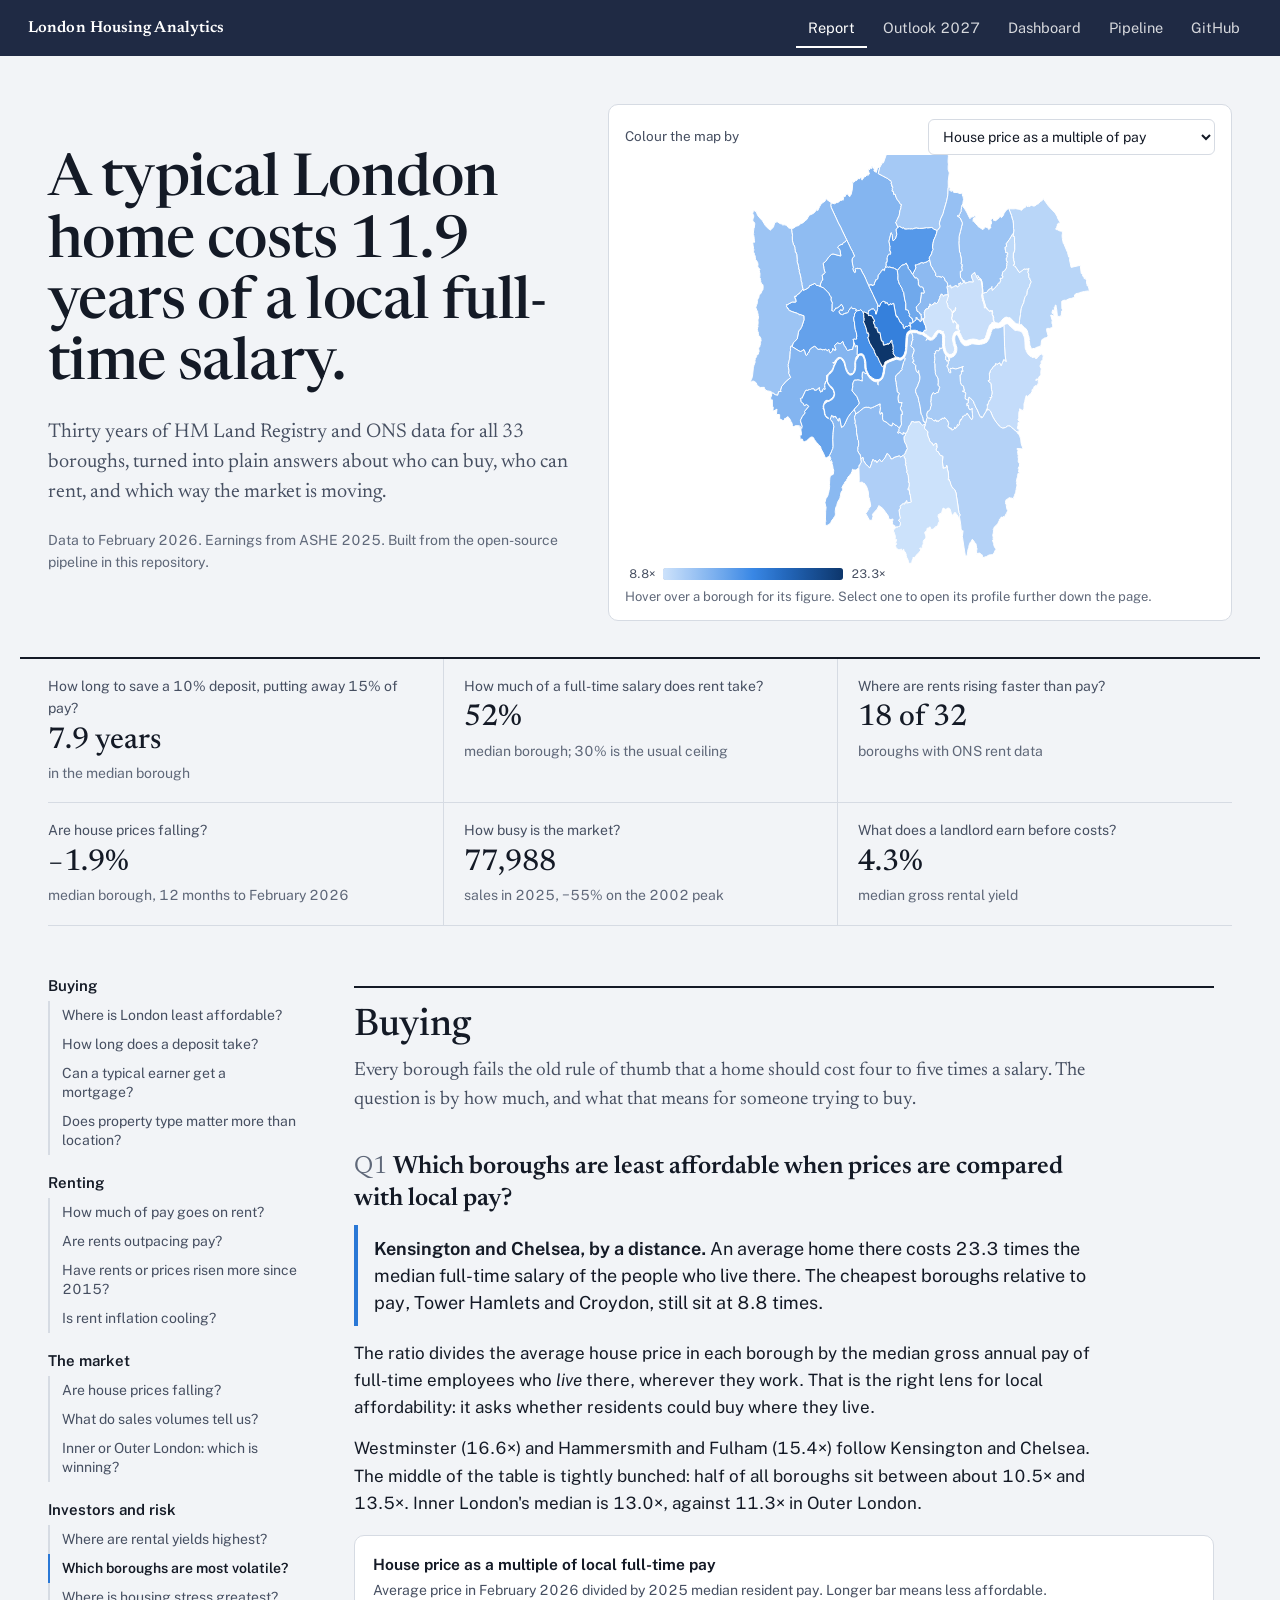
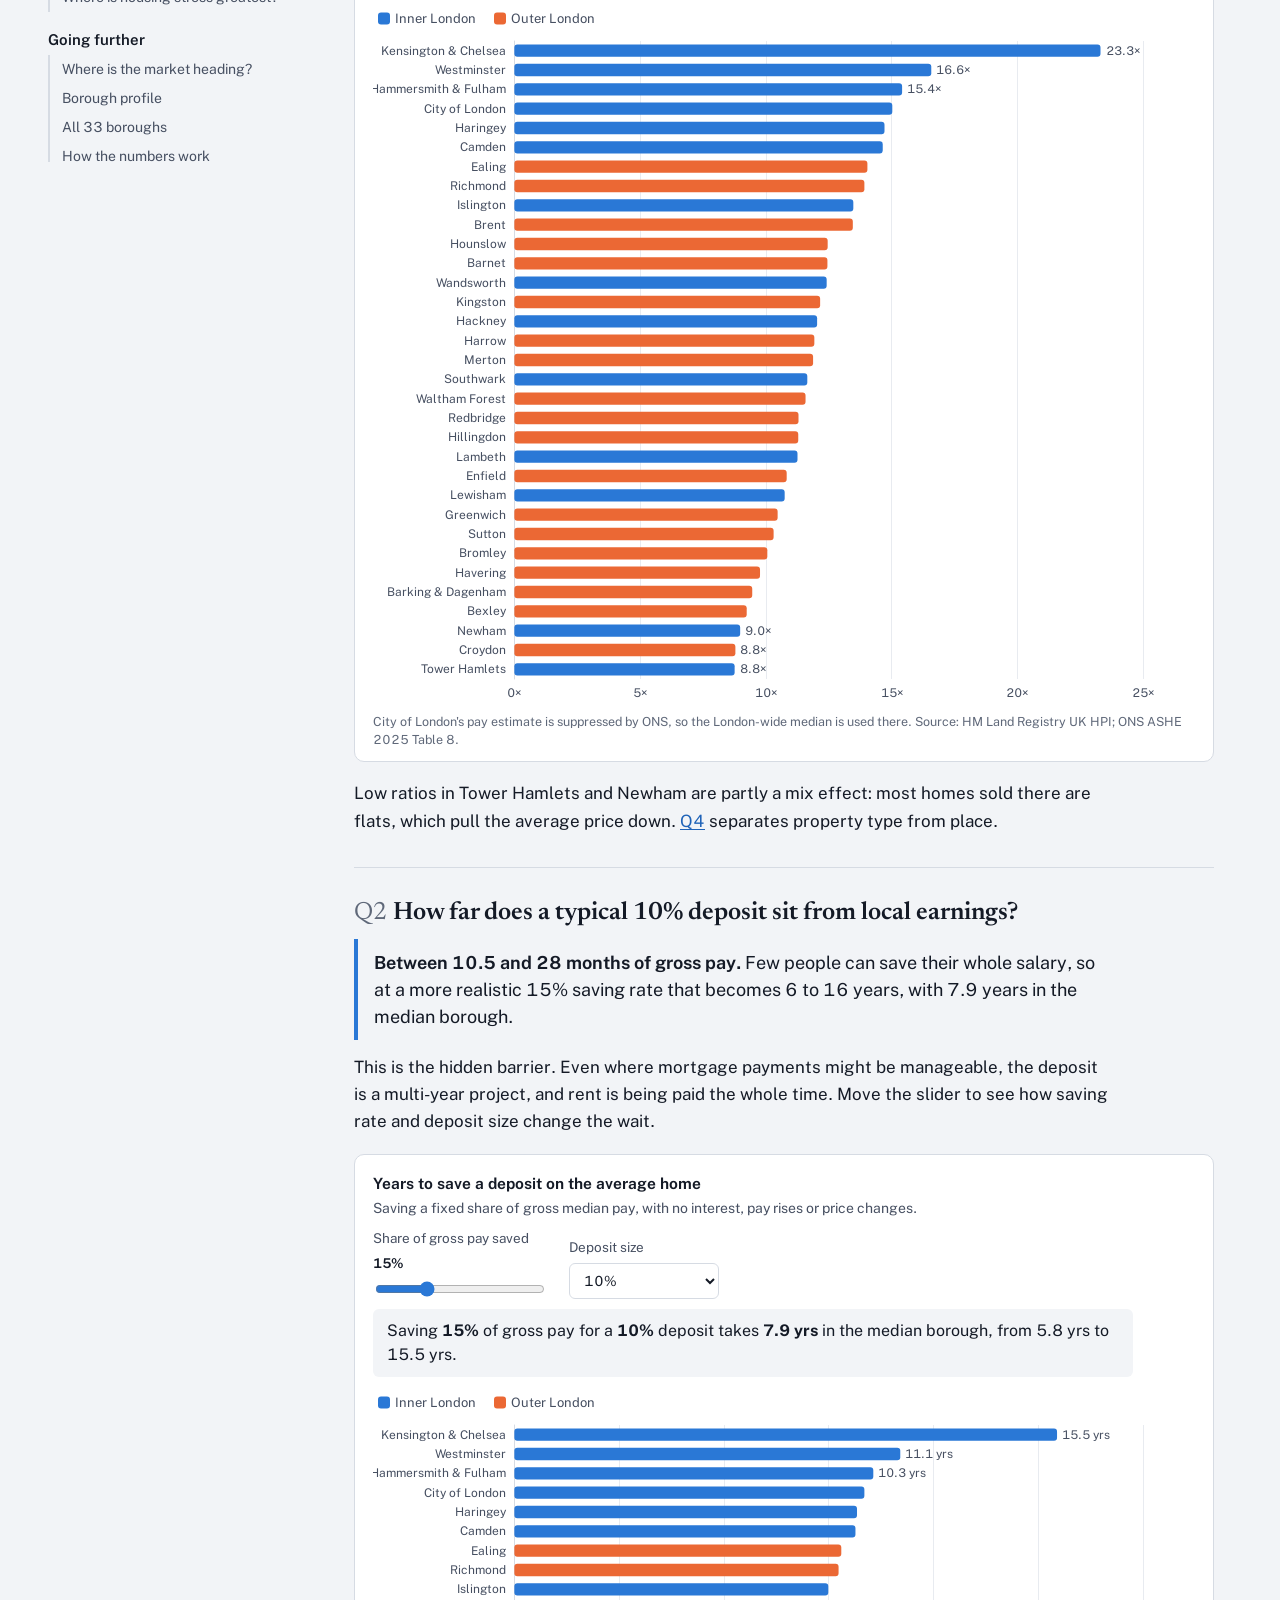
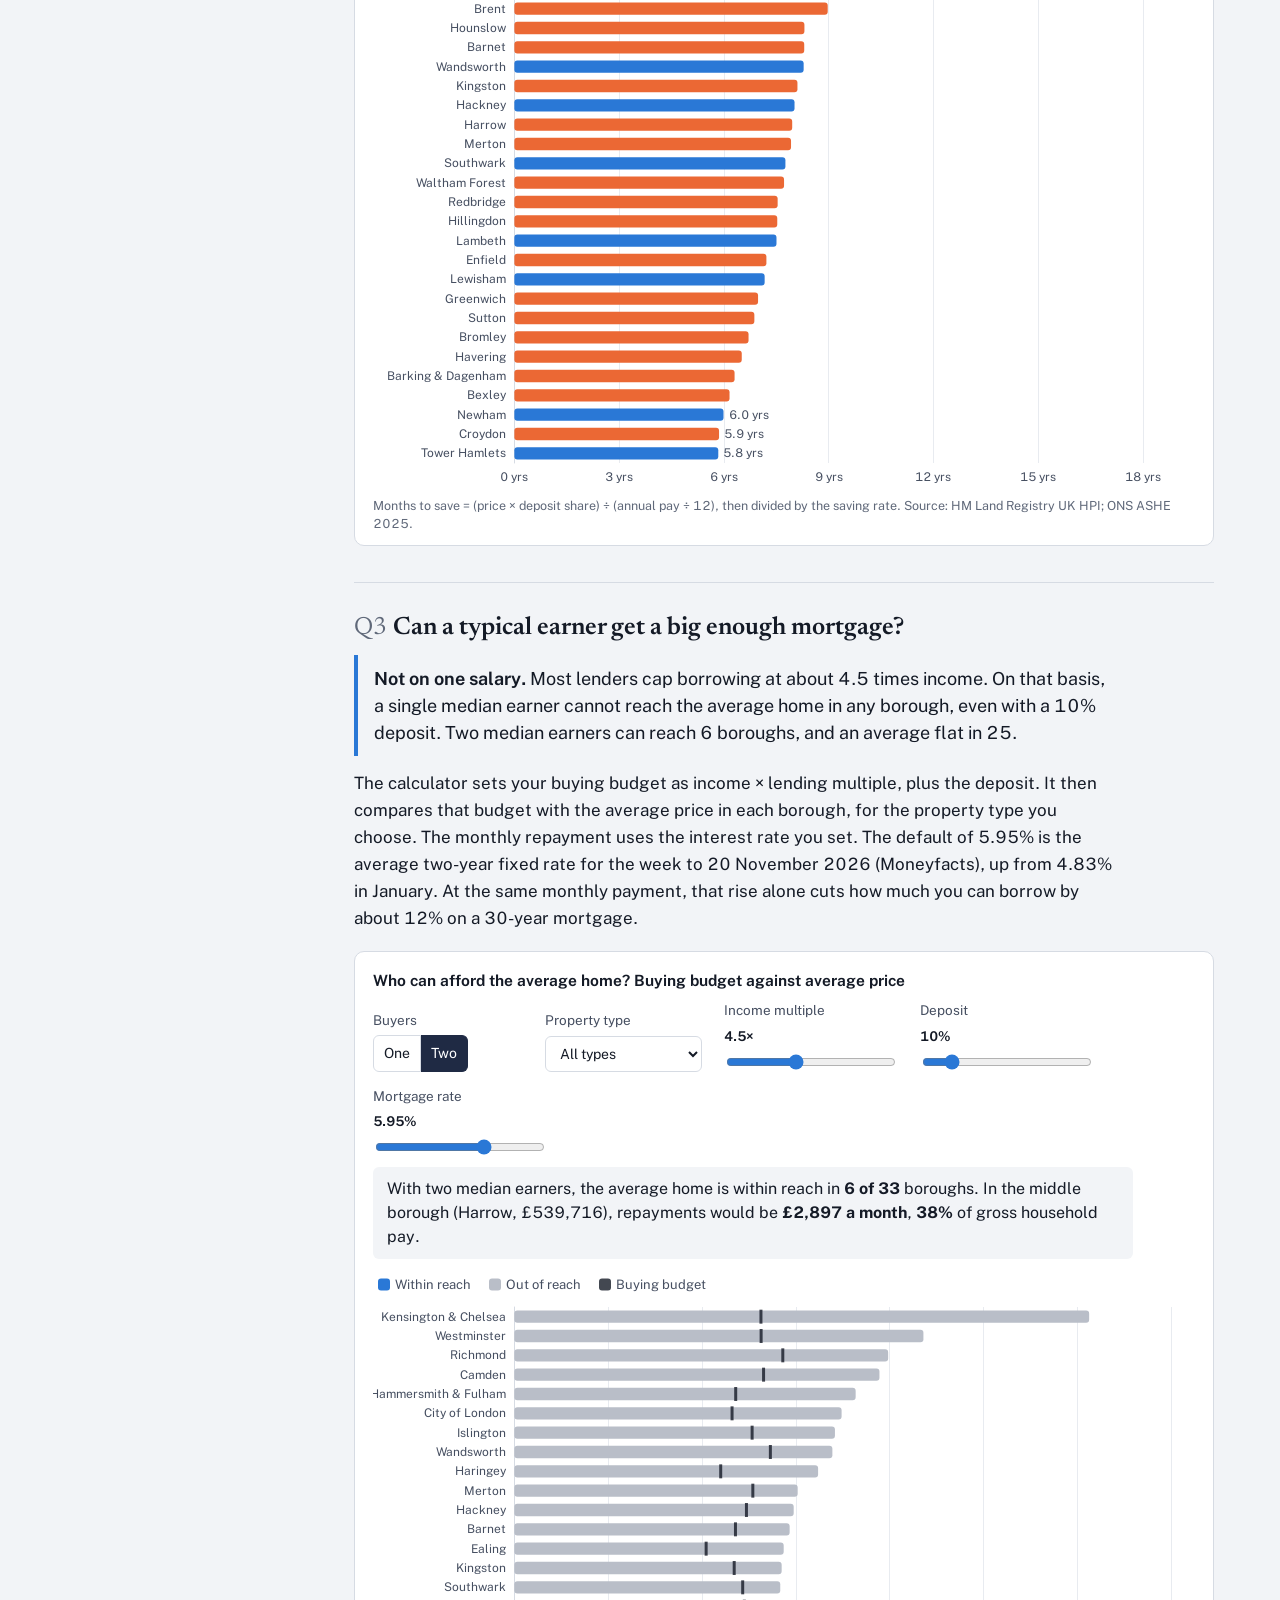
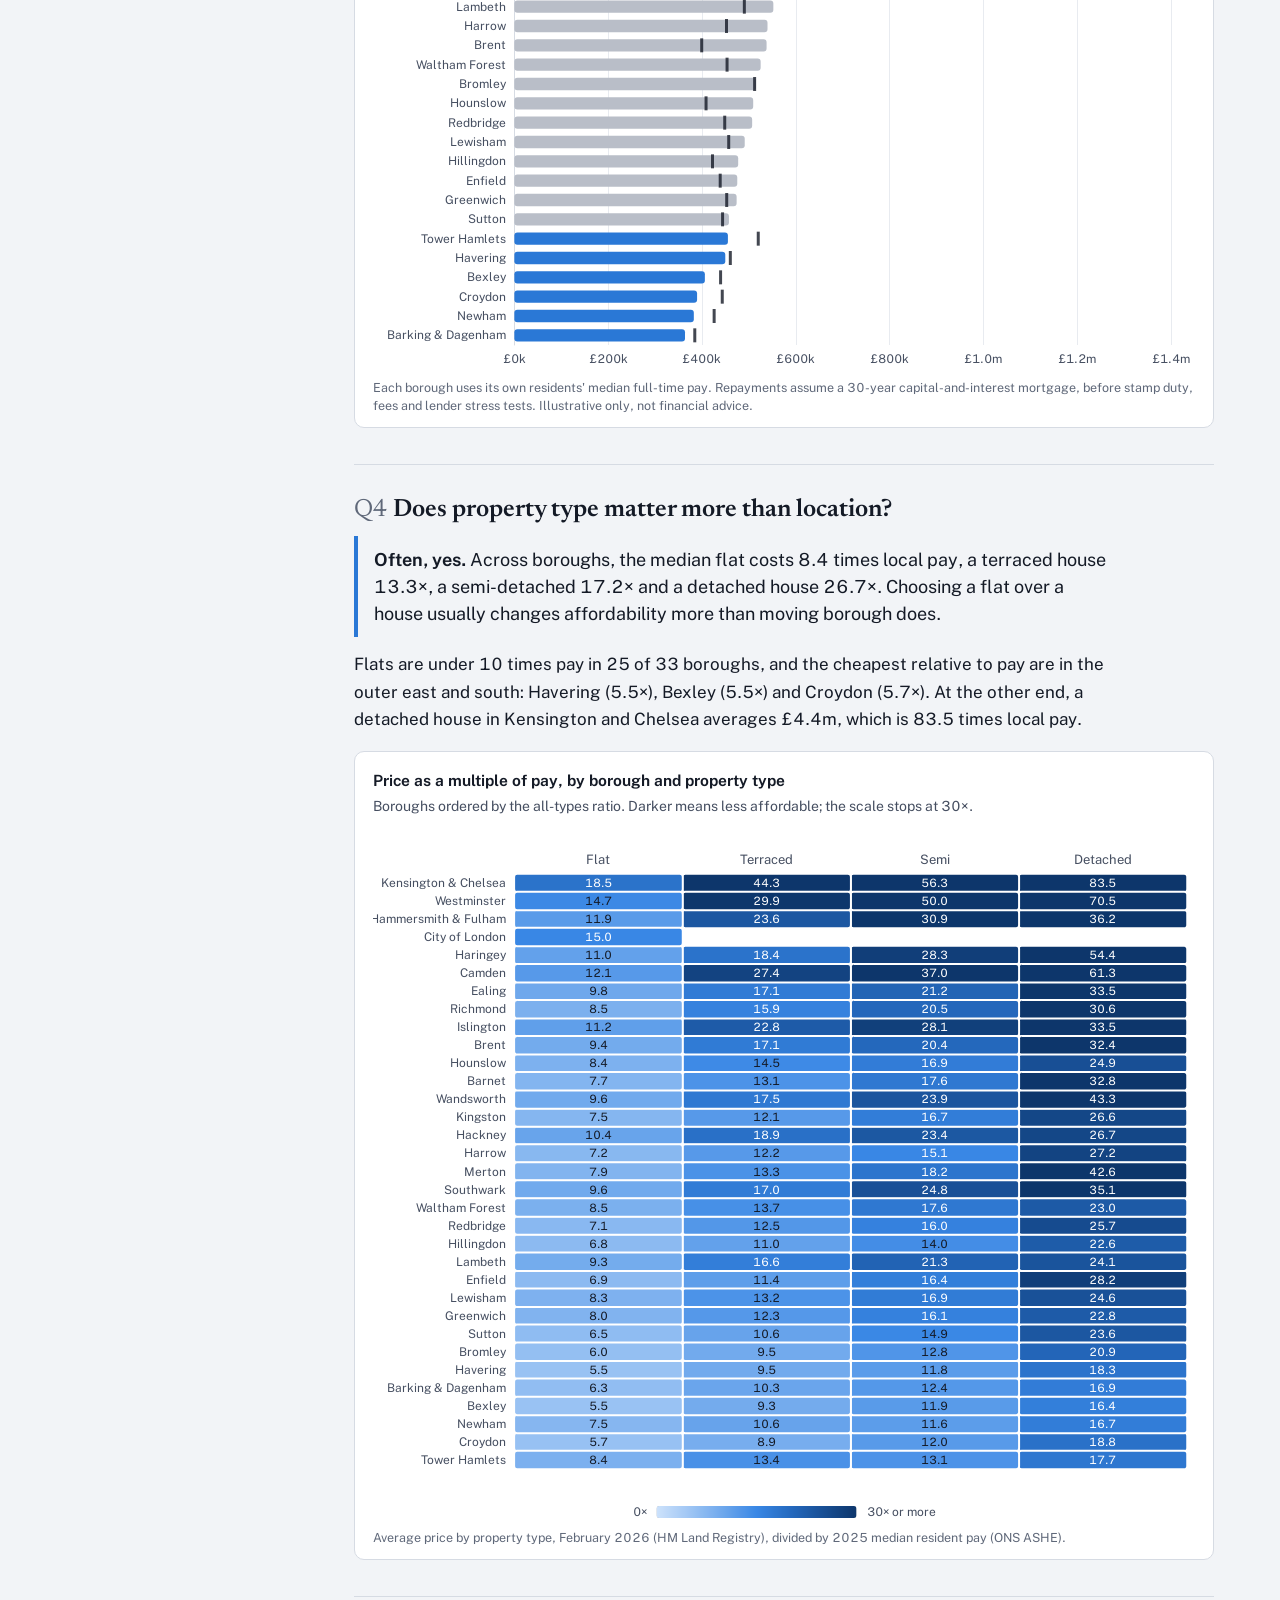
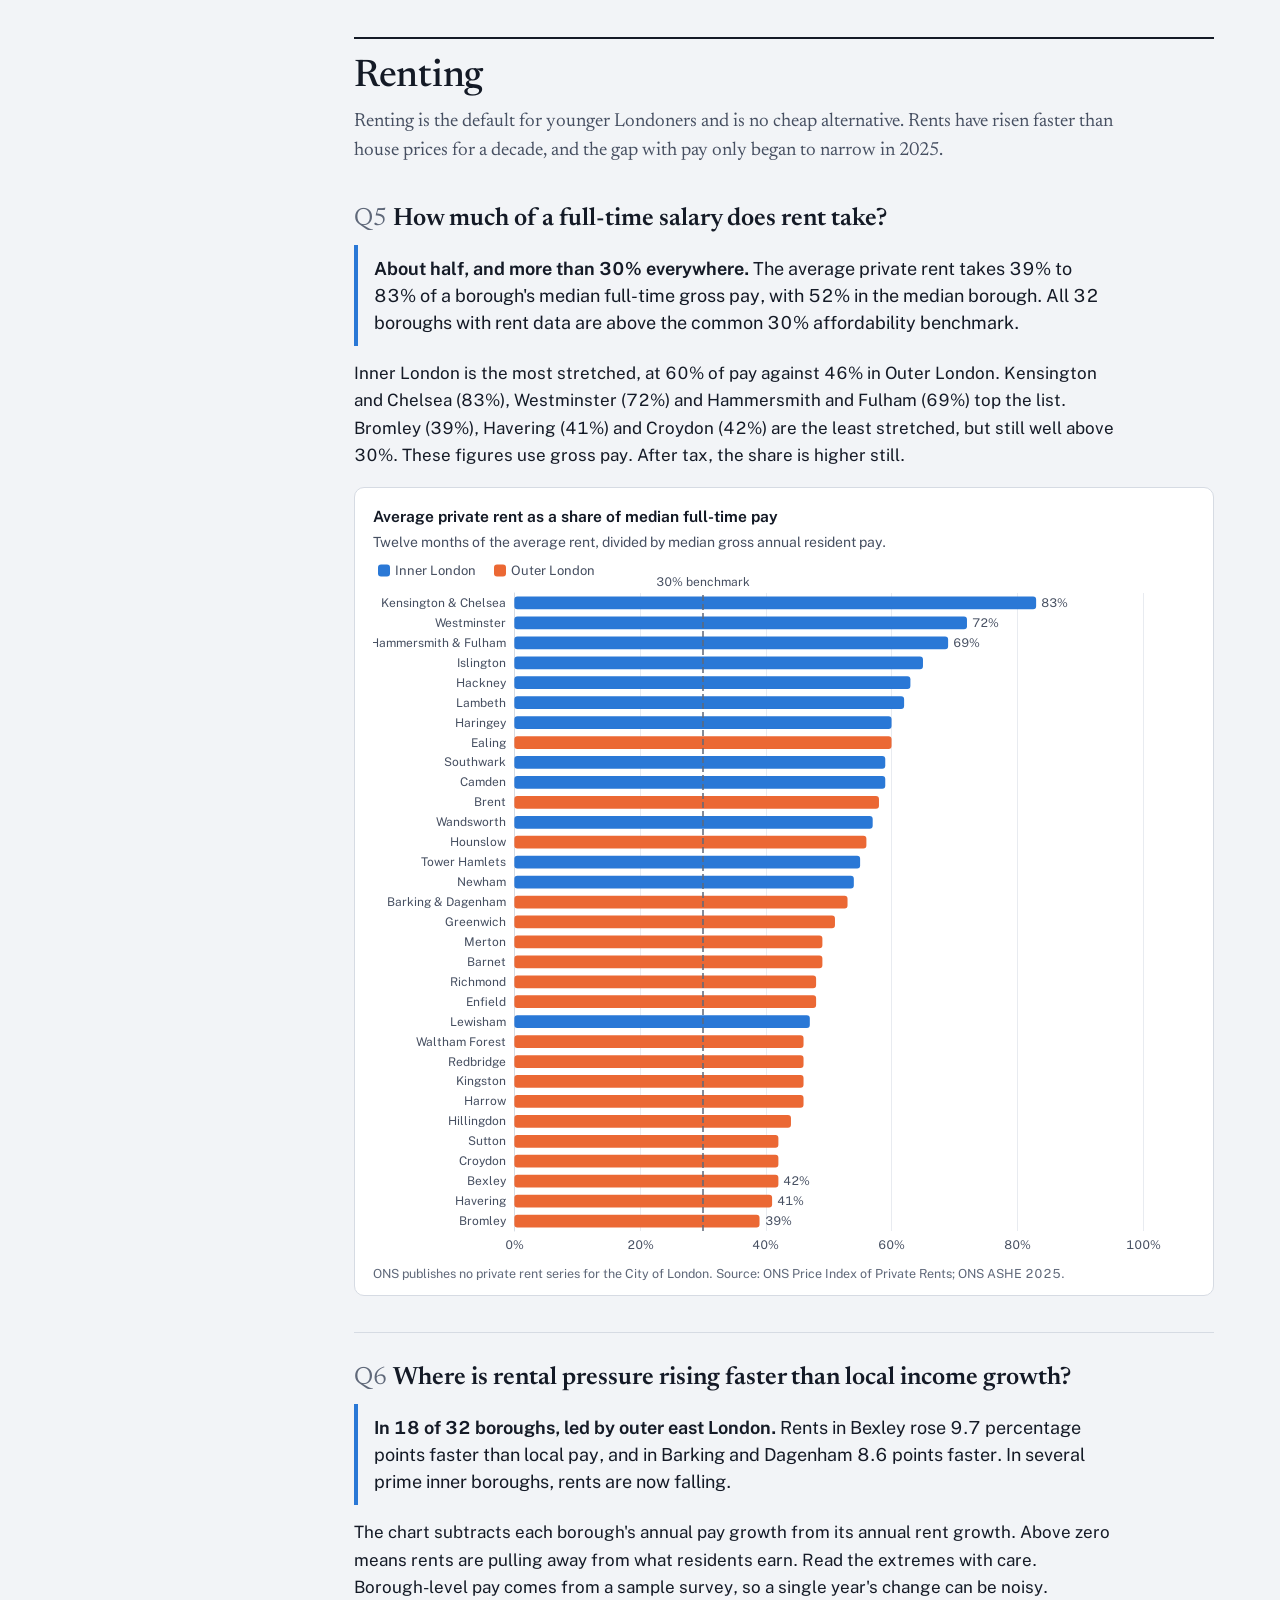
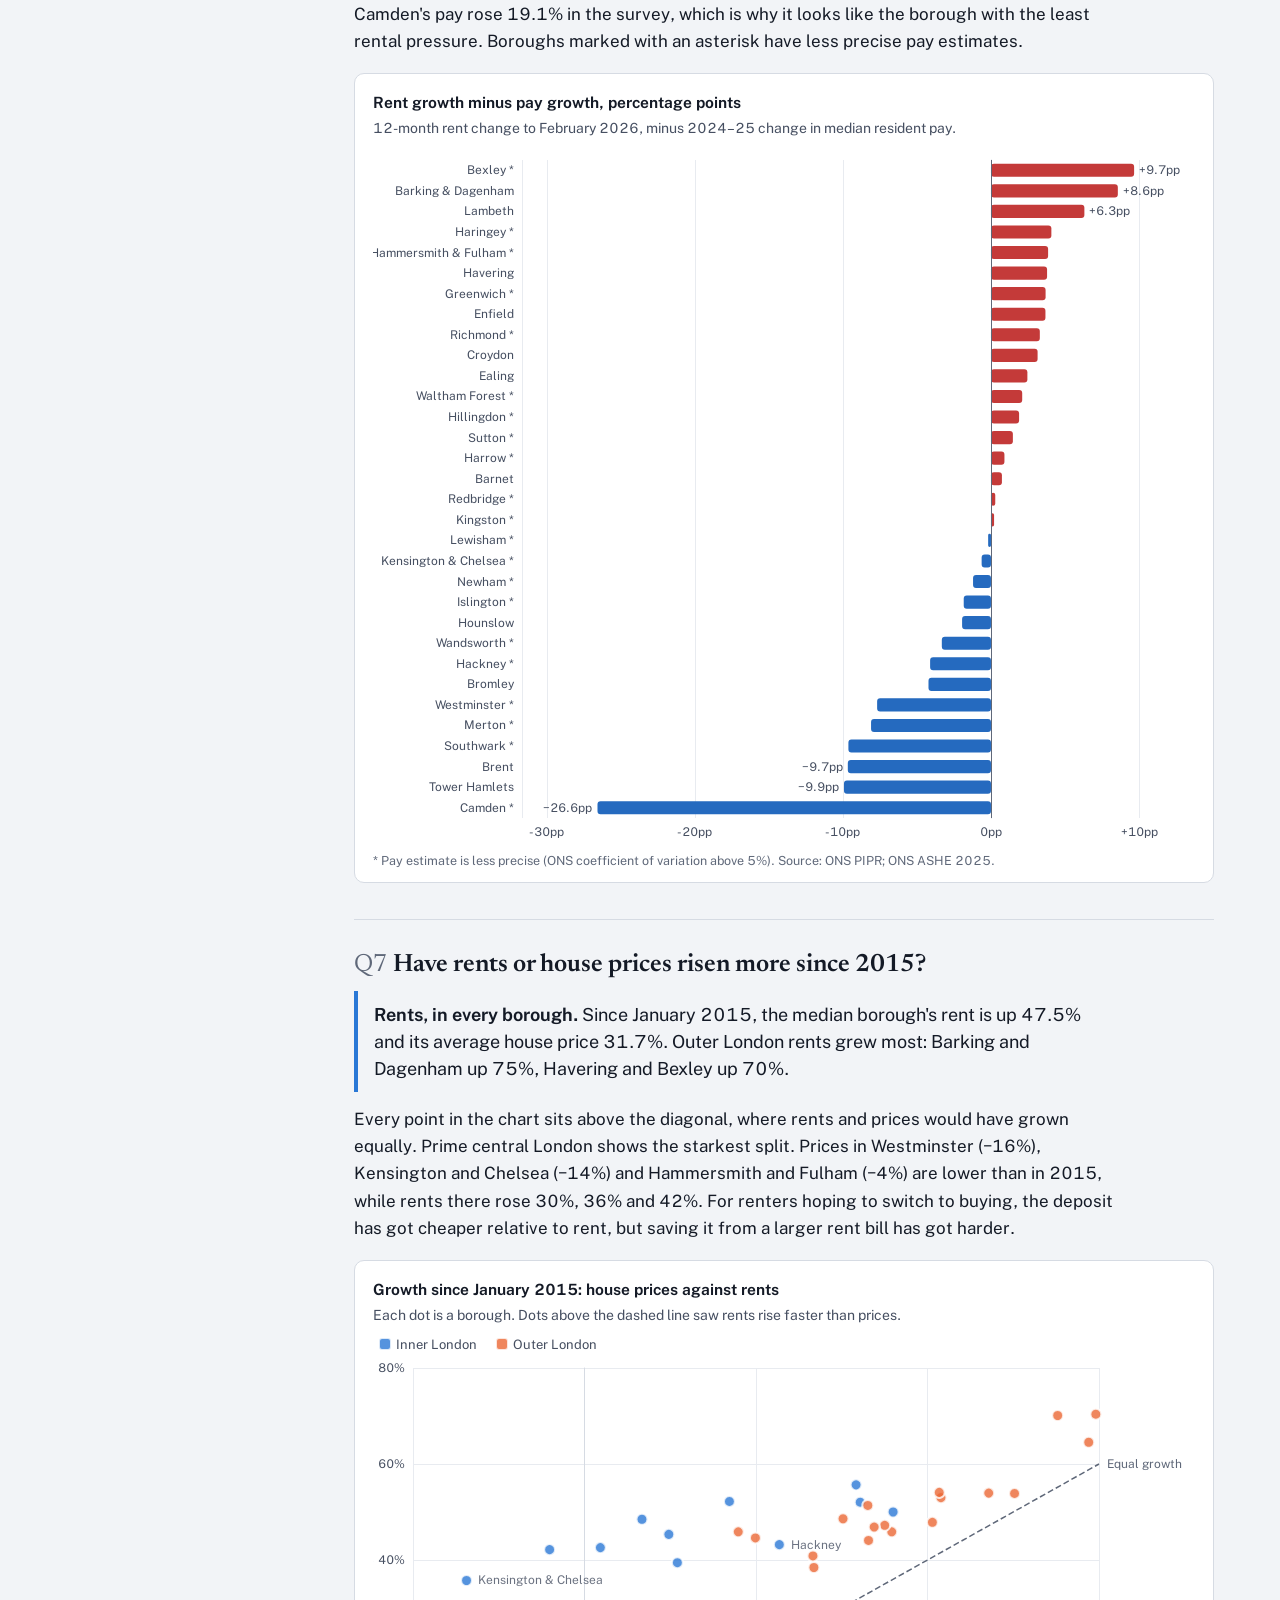
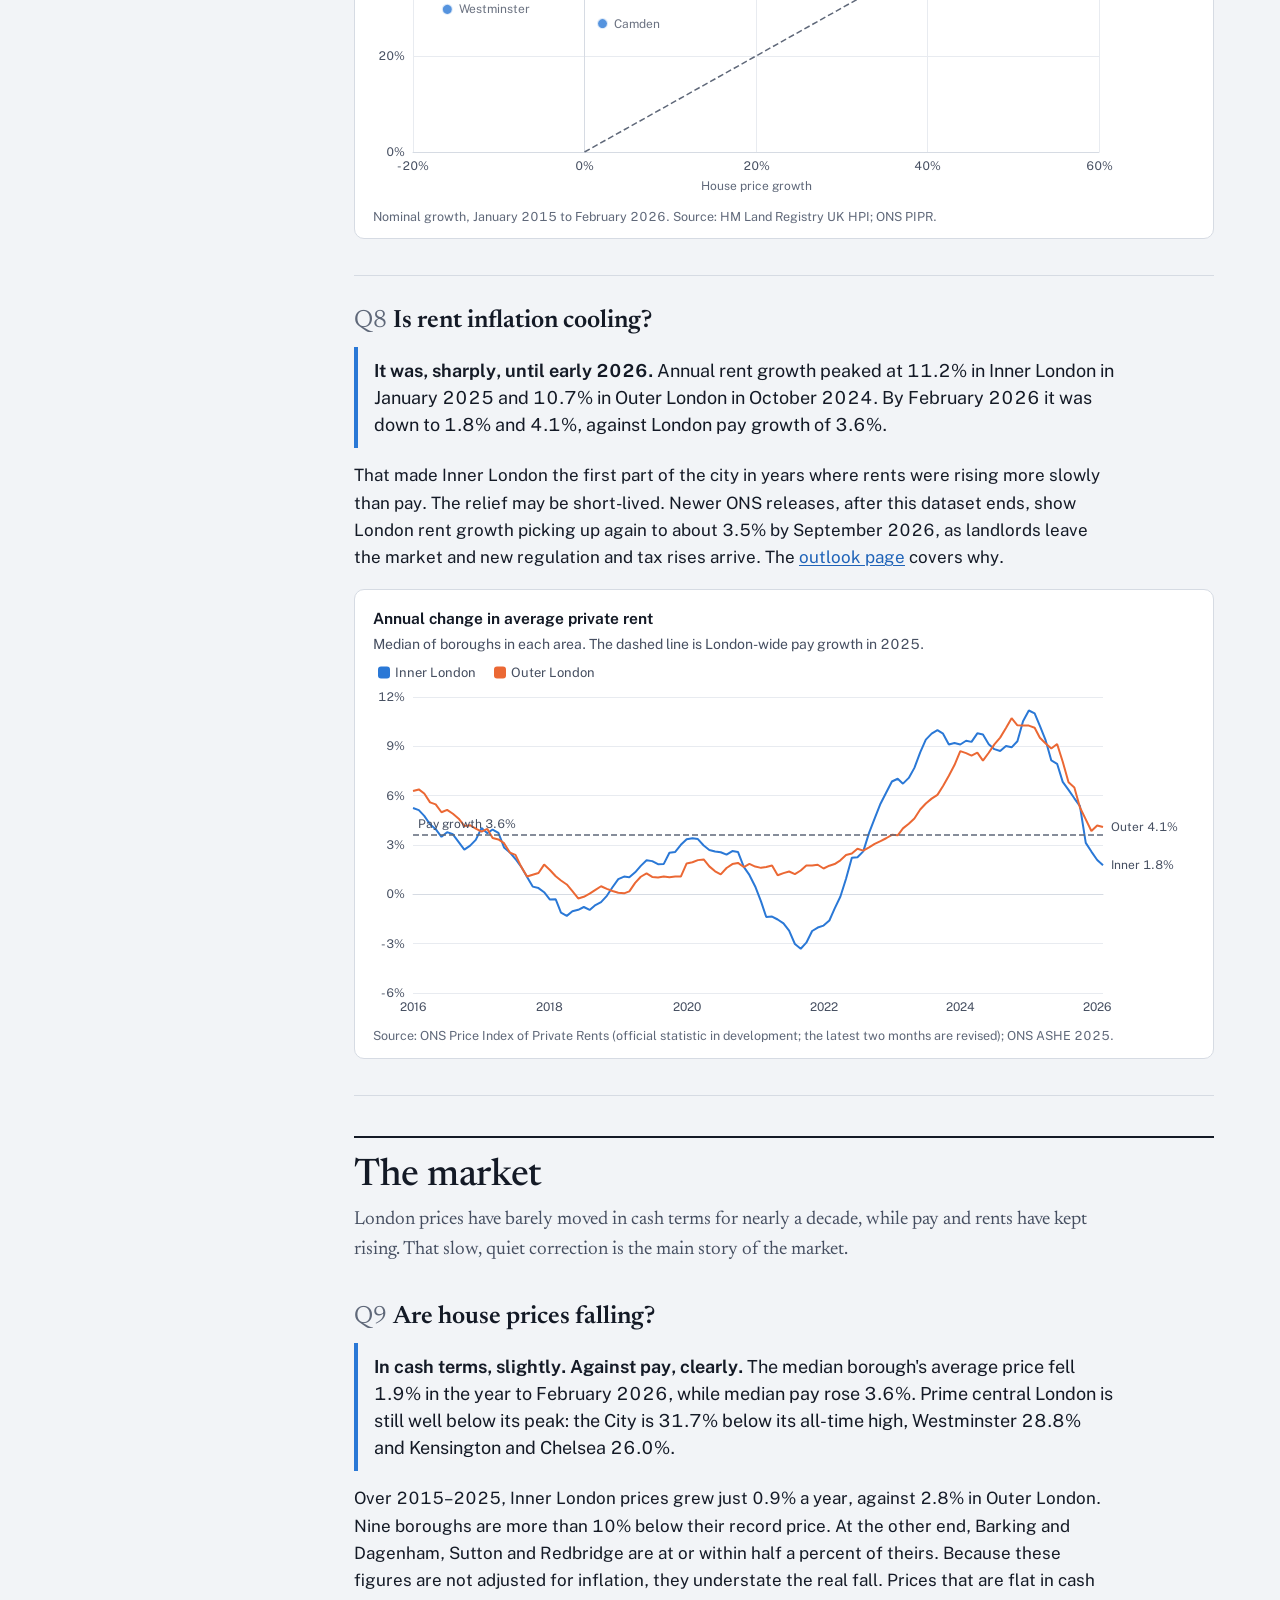
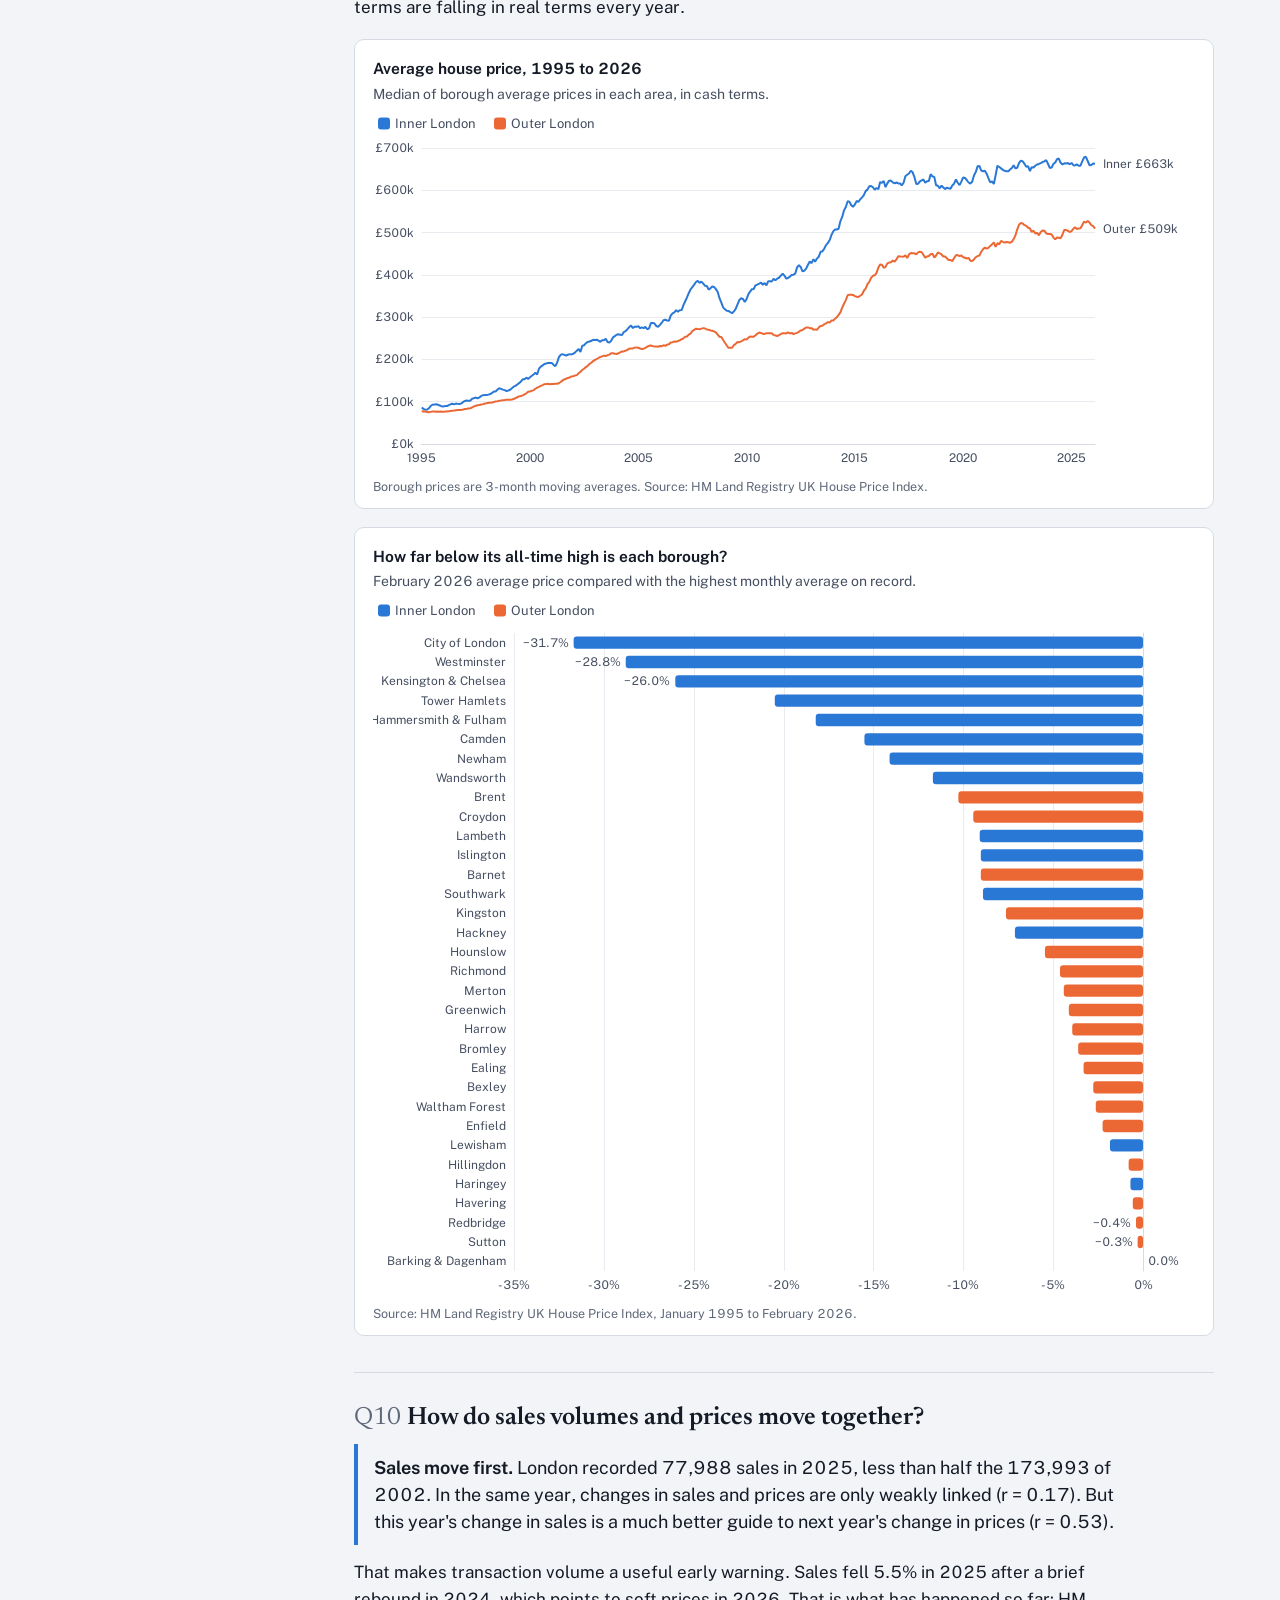
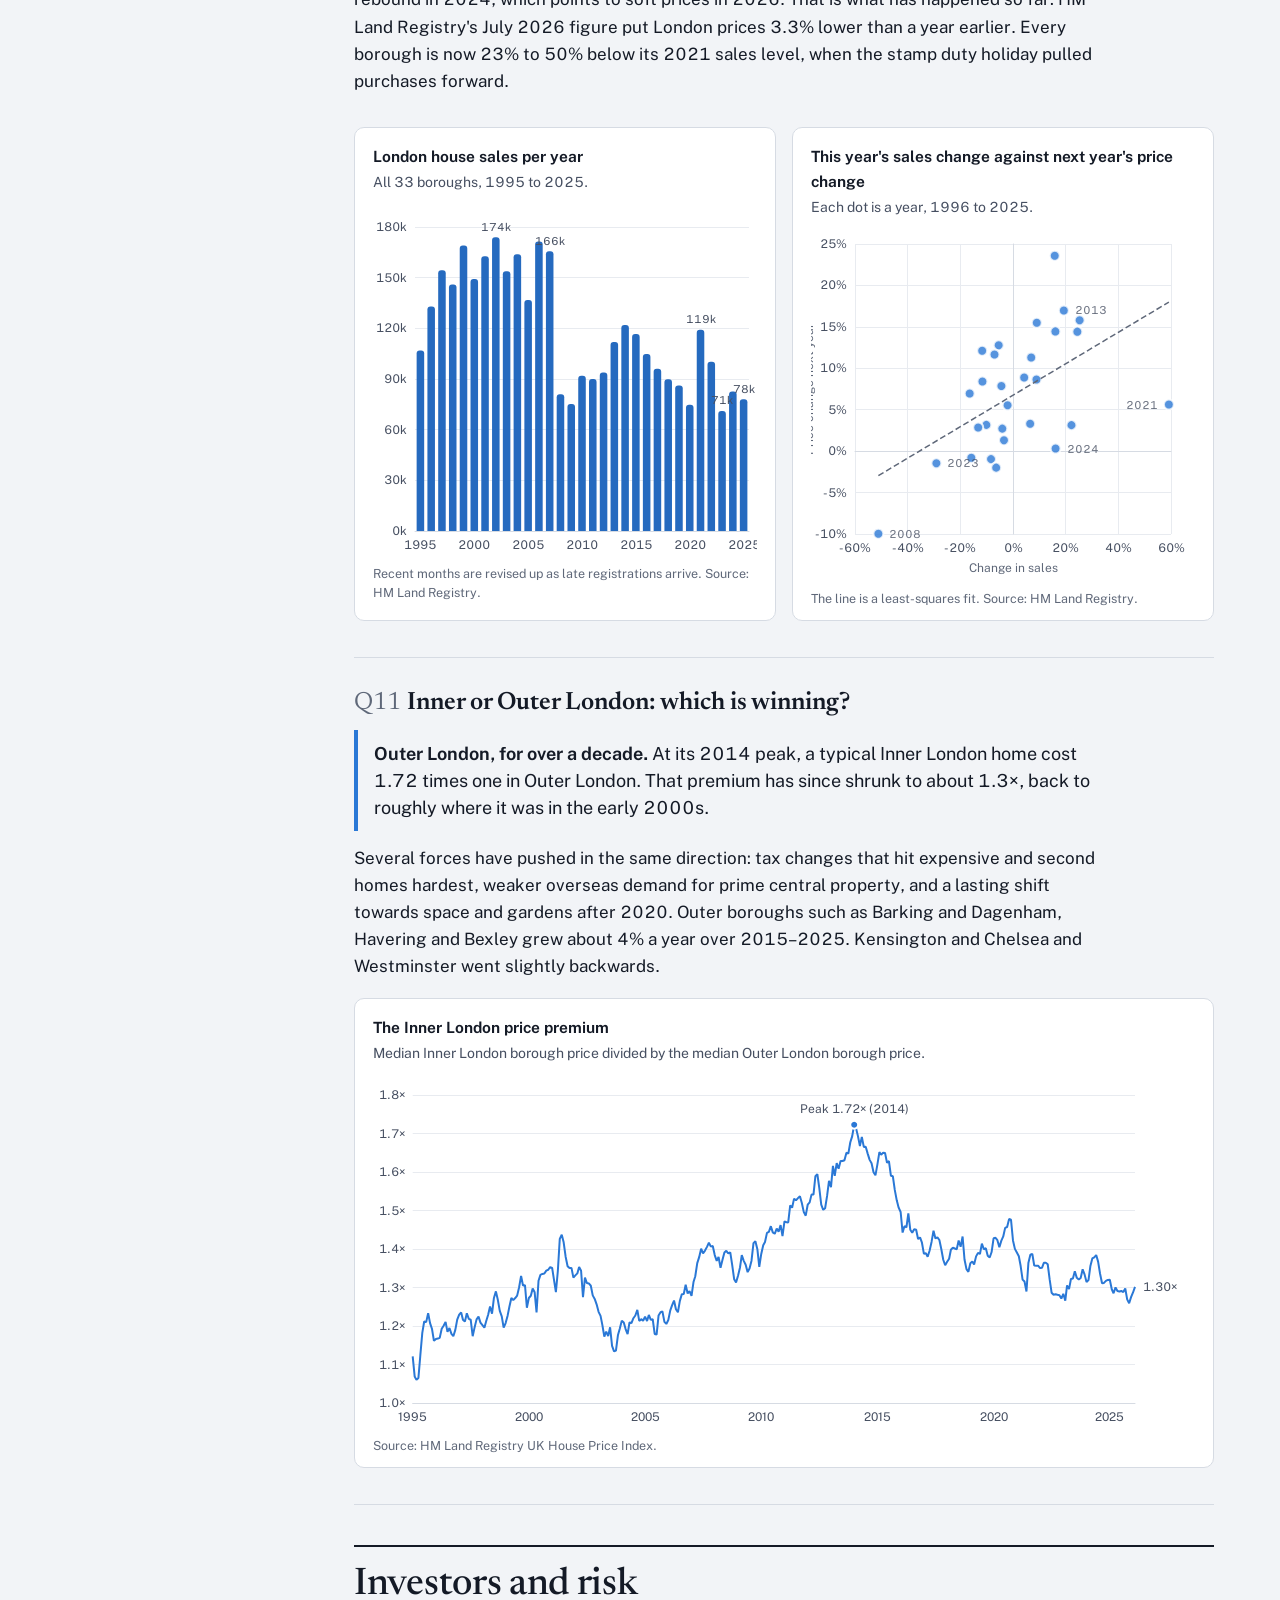
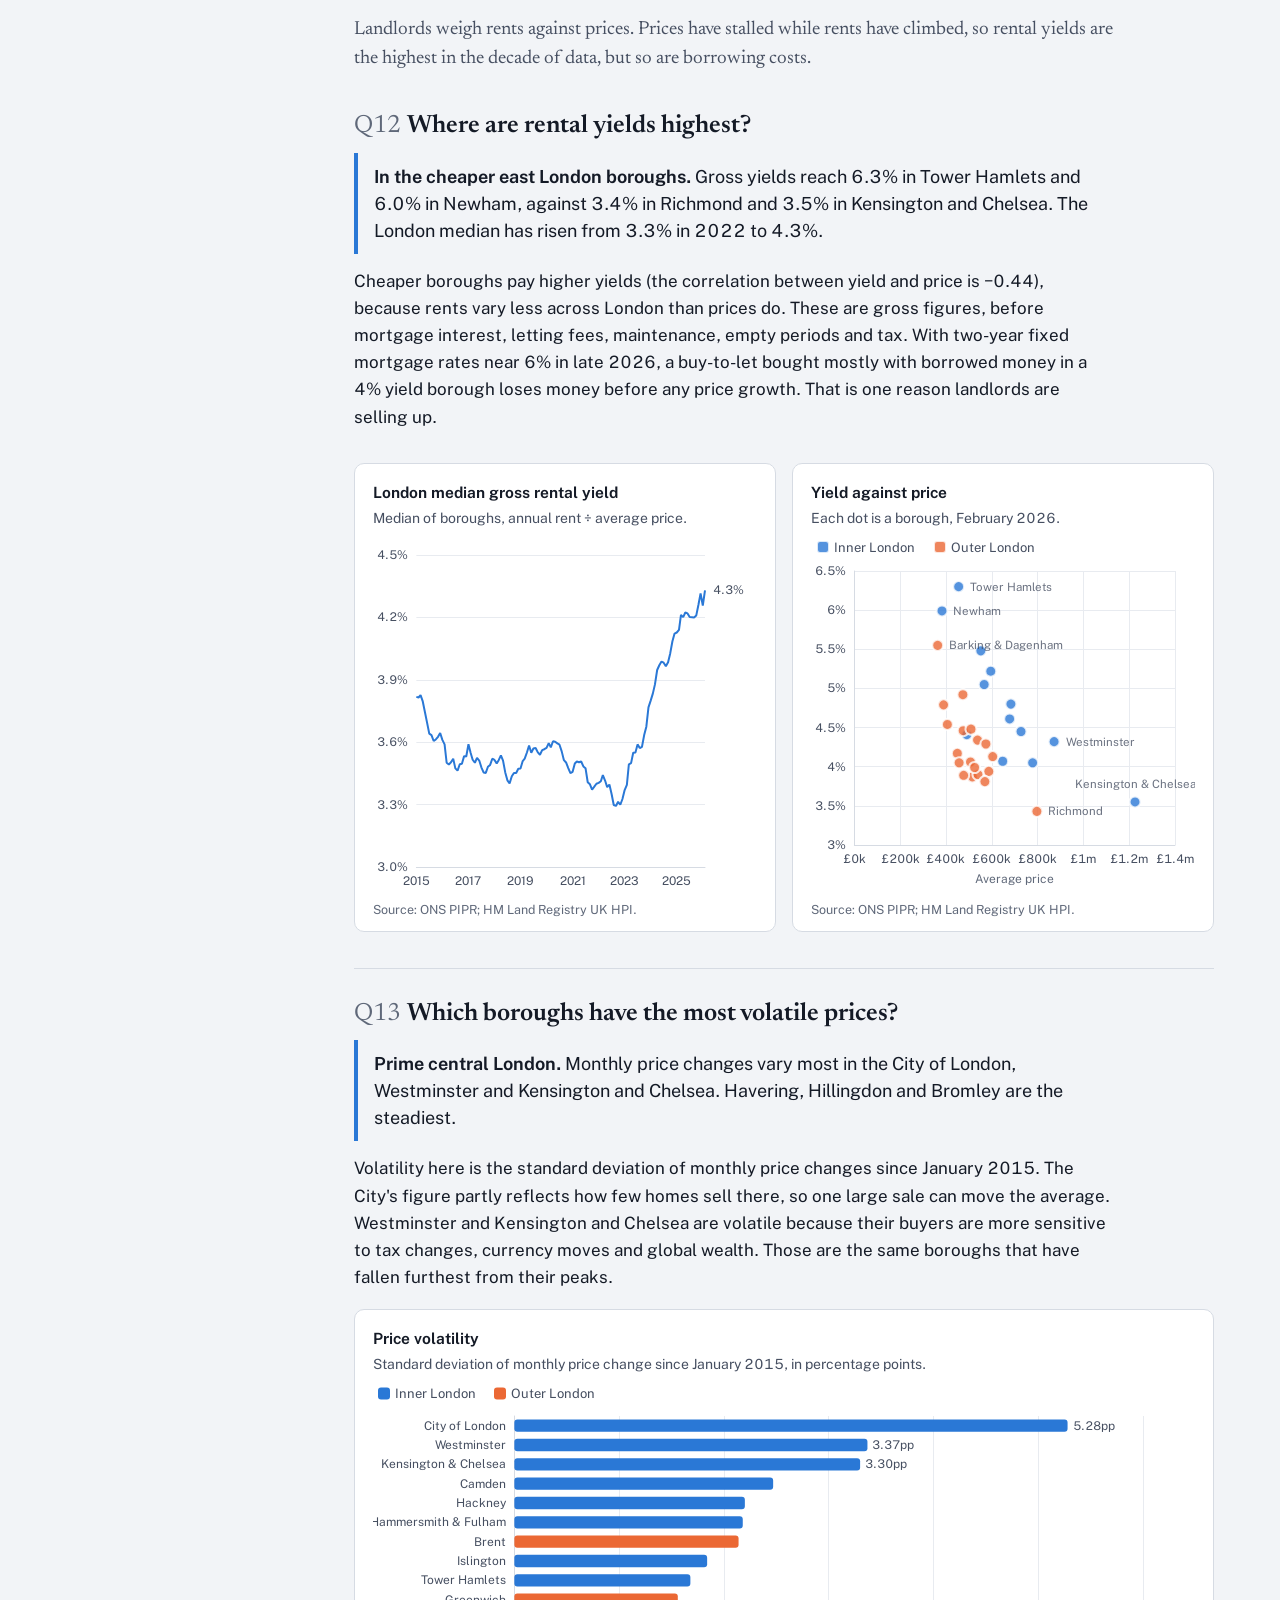
<file: housing-analytics/index.html>
<!doctype html>
<html lang="en-GB">
<head>
<meta charset="utf-8">
<meta name="viewport" content="width=device-width, initial-scale=1">
<title>London housing affordability, explained: 33 boroughs, 30 years of data</title>
<meta name="description" content="Who can afford to buy or rent in London, borough by borough. Fourteen questions answered with HM Land Registry and ONS data, with interactive charts and a mortgage reach calculator.">
<meta property="og:title" content="London housing affordability, explained">
<meta property="og:description" content="Fourteen questions about buying, renting and the London property market, answered with official data for all 33 boroughs.">
<meta property="og:image" content="https://aosman101.github.io/london-housing-analytics/images/00_full_dashboard.png">
<meta property="og:url" content="https://aosman101.github.io/london-housing-analytics/">
<link rel="icon" href="data:image/svg+xml,%3Csvg xmlns='http://www.w3.org/2000/svg' viewBox='0 0 32 32'%3E%3Crect width='32' height='32' rx='6' fill='%231f2a44'/%3E%3Cpath d='M7 24V14l9-6 9 6v10h-6v-6h-6v6z' fill='%23fff'/%3E%3C/svg%3E">
<link rel="preconnect" href="https://fonts.googleapis.com">
<link rel="preconnect" href="https://fonts.gstatic.com" crossorigin>
<link href="https://fonts.googleapis.com/css2?family=Newsreader:opsz,wght@6..72,400;6..72,500;6..72,600&family=Public+Sans:wght@400;600;700&display=swap" rel="stylesheet">
<link rel="stylesheet" href="site/site.css">
<script src="dashboard/vendor/echarts.min.js" defer></script>
<script src="dashboard/data.js" defer></script>
<script src="site/site.js" defer></script>
<script src="site/report.js" defer></script>
</head>
<body>
<a class="skip" href="#main">Skip to the report</a>
<header class="bar">
  <a class="site" href="./">London Housing Analytics</a>
  <nav aria-label="Site">
    <a href="./" aria-current="page">Report</a>
    <a href="outlook.html">Outlook 2027</a>
    <a href="dashboard/" class="opt">Dashboard</a>
    <a href="architecture.html" class="opt">Pipeline</a>
    <a href="https://github.com/aosman101/london-housing-analytics">GitHub</a>
  </nav>
</header>
<noscript><div class="nojs">The charts on this page need JavaScript. The written answers below still work without it, and the numbers are in the <a href="tables/borough_scorecard.csv">borough scorecard CSV</a>.</div></noscript>

<section class="hero" aria-labelledby="h1">
  <div>
    <h1 id="h1">A typical London home costs 11.9 years of a local full-time salary.</h1>
    <p class="lede">Thirty years of HM Land Registry and ONS data for all 33 boroughs, turned into plain answers about who can buy, who can rent, and which way the market is moving.</p>
    <p class="asof" id="asof">Data to February 2026. Earnings from ASHE 2025. Built from the open-source pipeline in this repository.</p>
  </div>
  <div class="mapbox">
    <div class="tools">
      <label for="mapMetric">Colour the map by</label>
      <select id="mapMetric">
        <option value="pe">House price as a multiple of pay</option>
        <option value="rent">Rent as a share of pay</option>
        <option value="dep">Months of pay for a 10% deposit</option>
        <option value="pyoy">House prices, change over 12 months</option>
        <option value="ryoy">Rents, change over 12 months</option>
        <option value="yield">Gross rental yield</option>
        <option value="peak">Price compared with its all-time high</option>
        <option value="stress">Housing stress index</option>
      </select>
    </div>
    <div id="heroMap" role="img" aria-label="Map of London's 33 boroughs coloured by the selected affordability measure"></div>
    <p class="mapnote">Hover over a borough for its figure. Select one to open its profile further down the page.</p>
  </div>
</section>

<section class="answers" aria-label="Short answers">
  <div><a href="#q2"><p class="q">How long to save a 10% deposit, putting away 15% of pay?</p><p class="a" id="aDep">–</p><p class="n">in the median borough</p></a></div>
  <div><a href="#q5"><p class="q">How much of a full-time salary does rent take?</p><p class="a" id="aRent">–</p><p class="n">median borough; 30% is the usual ceiling</p></a></div>
  <div><a href="#q6"><p class="q">Where are rents rising faster than pay?</p><p class="a" id="aOut">–</p><p class="n">boroughs with ONS rent data</p></a></div>
  <div><a href="#q9"><p class="q">Are house prices falling?</p><p class="a" id="aPyoy">–</p><p class="n">median borough, 12 months to February 2026</p></a></div>
  <div><a href="#q10"><p class="q">How busy is the market?</p><p class="a" id="aSales">–</p><p class="n">sales in 2025, against the 2002 peak</p></a></div>
  <div><a href="#q12"><p class="q">What does a landlord earn before costs?</p><p class="a" id="aYield">–</p><p class="n">median gross rental yield</p></a></div>
</section>

<div class="doc">
  <nav class="toc" aria-label="Questions on this page">
    <h2>Buying</h2>
    <ol>
      <li><a href="#q1">Where is London least affordable?</a></li>
      <li><a href="#q2">How long does a deposit take?</a></li>
      <li><a href="#q3">Can a typical earner get a mortgage?</a></li>
      <li><a href="#q4">Does property type matter more than location?</a></li>
    </ol>
    <h2>Renting</h2>
    <ol>
      <li><a href="#q5">How much of pay goes on rent?</a></li>
      <li><a href="#q6">Are rents outpacing pay?</a></li>
      <li><a href="#q7">Have rents or prices risen more since 2015?</a></li>
      <li><a href="#q8">Is rent inflation cooling?</a></li>
    </ol>
    <h2>The market</h2>
    <ol>
      <li><a href="#q9">Are house prices falling?</a></li>
      <li><a href="#q10">What do sales volumes tell us?</a></li>
      <li><a href="#q11">Inner or Outer London: which is winning?</a></li>
    </ol>
    <h2>Investors and risk</h2>
    <ol>
      <li><a href="#q12">Where are rental yields highest?</a></li>
      <li><a href="#q13">Which boroughs are most volatile?</a></li>
      <li><a href="#q14">Where is housing stress greatest?</a></li>
    </ol>
    <h2>Going further</h2>
    <ol>
      <li><a href="#next">Where is the market heading?</a></li>
      <li><a href="#lookup">Borough profile</a></li>
      <li><a href="#scorecard">All 33 boroughs</a></li>
      <li><a href="#method">How the numbers work</a></li>
    </ol>
  </nav>

  <article id="main">

  <!-- ===================== BUYING ===================== -->
  <section class="chapter" aria-labelledby="ch-buy">
    <h2 id="ch-buy">Buying</h2>
    <p class="intro">Every borough fails the old rule of thumb that a home should cost four to five times a salary. The question is by how much, and what that means for someone trying to buy.</p>

    <section class="qa" id="q1" aria-labelledby="q1h">
      <h3 id="q1h"><span class="qn">Q1</span>Which boroughs are least affordable when prices are compared with local pay?</h3>
      <p class="short"><strong>Kensington and Chelsea, by a distance.</strong> An average home there costs 23.3 times the median full-time salary of the people who live there. The cheapest boroughs relative to pay, Tower Hamlets and Croydon, still sit at 8.8 times.</p>
      <p>The ratio divides the average house price in each borough by the median gross annual pay of full-time employees who <em>live</em> there, wherever they work. That is the right lens for local affordability: it asks whether residents could buy where they live.</p>
      <p>Westminster (16.6×) and Hammersmith and Fulham (15.4×) follow Kensington and Chelsea. The middle of the table is tightly bunched: half of all boroughs sit between about 10.5× and 13.5×. Inner London's median is 13.0×, against 11.3× in Outer London.</p>
      <figure class="fig">
        <p class="ft">House price as a multiple of local full-time pay</p>
        <p class="fs">Average price in February 2026 divided by 2025 median resident pay. Longer bar means less affordable.</p>
        <div class="chart tall" id="cPE" role="img" aria-label="Bar chart ranking boroughs by price-to-earnings ratio, from Kensington and Chelsea at 23.3 times to Tower Hamlets at 8.8 times"></div>
        <figcaption>City of London's pay estimate is suppressed by ONS, so the London-wide median is used there. Source: HM Land Registry UK HPI; ONS ASHE 2025 Table 8.</figcaption>
      </figure>
      <p>Low ratios in Tower Hamlets and Newham are partly a mix effect: most homes sold there are flats, which pull the average price down. <a href="#q4">Q4</a> separates property type from place.</p>
    </section>

    <section class="qa" id="q2" aria-labelledby="q2h">
      <h3 id="q2h"><span class="qn">Q2</span>How far does a typical 10% deposit sit from local earnings?</h3>
      <p class="short"><strong>Between 10.5 and 28 months of gross pay.</strong> Few people can save their whole salary, so at a more realistic 15% saving rate that becomes 6 to 16 years, with 7.9 years in the median borough.</p>
      <p>This is the hidden barrier. Even where mortgage payments might be manageable, the deposit is a multi-year project, and rent is being paid the whole time. Move the slider to see how saving rate and deposit size change the wait.</p>
      <figure class="fig">
        <p class="ft">Years to save a deposit on the average home</p>
        <p class="fs">Saving a fixed share of gross median pay, with no interest, pay rises or price changes.</p>
        <div class="controls">
          <label class="ctl">Share of gross pay saved <output id="oSave">15%</output>
            <input type="range" id="rSave" min="5" max="40" step="1" value="15"></label>
          <label class="ctl">Deposit size
            <select id="sDep"><option value="5">5%</option><option value="10" selected>10%</option><option value="15">15%</option><option value="20">20%</option><option value="25">25%</option></select></label>
        </div>
        <p class="readout" id="depRead" aria-live="polite"></p>
        <div class="chart tall" id="cDep" role="img" aria-label="Bar chart of years needed to save a deposit, by borough"></div>
        <figcaption>Months to save = (price × deposit share) ÷ (annual pay ÷ 12), then divided by the saving rate. Source: HM Land Registry UK HPI; ONS ASHE 2025.</figcaption>
      </figure>
    </section>

    <section class="qa" id="q3" aria-labelledby="q3h">
      <h3 id="q3h"><span class="qn">Q3</span>Can a typical earner get a big enough mortgage?</h3>
      <p class="short"><strong>Not on one salary.</strong> Most lenders cap borrowing at about 4.5 times income. On that basis, a single median earner cannot reach the average home in any borough, even with a 10% deposit. Two median earners can reach 6 boroughs, and an average flat in 25.</p>
      <p>The calculator sets your buying budget as income × lending multiple, plus the deposit. It then compares that budget with the average price in each borough, for the property type you choose. The monthly repayment uses the interest rate you set. The default of 5.95% is the average two-year fixed rate for the week to 20 November 2026 (Moneyfacts), up from 4.83% in January. At the same monthly payment, that rise alone cuts how much you can borrow by about 12% on a 30-year mortgage.</p>
      <figure class="fig">
        <p class="ft">Who can afford the average home? Buying budget against average price</p>
        <div class="controls">
          <div class="ctl">Buyers
            <div class="seg" id="gBuyers" role="group" aria-label="Number of buyers">
              <button data-v="1" aria-pressed="false">One</button><button data-v="2" aria-pressed="true">Two</button>
            </div></div>
          <label class="ctl">Property type
            <select id="sType"><option value="All">All types</option><option value="Flat/Maisonette">Flat or maisonette</option><option value="Terraced">Terraced</option><option value="Semi-detached">Semi-detached</option><option value="Detached">Detached</option></select></label>
          <label class="ctl">Income multiple <output id="oMult">4.5×</output>
            <input type="range" id="rMult" min="3.5" max="6" step="0.1" value="4.5"></label>
          <label class="ctl">Deposit <output id="oDp">10%</output>
            <input type="range" id="rDp" min="5" max="40" step="1" value="10"></label>
          <label class="ctl">Mortgage rate <output id="oRate">5.95%</output>
            <input type="range" id="rRate" min="2" max="8" step="0.05" value="5.95"></label>
        </div>
        <p class="readout" id="mortRead" aria-live="polite"></p>
        <div class="chart tall" id="cMort" role="img" aria-label="Bar chart comparing each borough's average price with a buying budget based on local median pay"></div>
        <figcaption>Each borough uses its own residents' median full-time pay. Repayments assume a 30-year capital-and-interest mortgage, before stamp duty, fees and lender stress tests. Illustrative only, not financial advice.</figcaption>
      </figure>
    </section>

    <section class="qa" id="q4" aria-labelledby="q4h">
      <h3 id="q4h"><span class="qn">Q4</span>Does property type matter more than location?</h3>
      <p class="short"><strong>Often, yes.</strong> Across boroughs, the median flat costs 8.4 times local pay, a terraced house 13.3×, a semi-detached 17.2× and a detached house 26.7×. Choosing a flat over a house usually changes affordability more than moving borough does.</p>
      <p>Flats are under 10 times pay in 25 of 33 boroughs, and the cheapest relative to pay are in the outer east and south: Havering (5.5×), Bexley (5.5×) and Croydon (5.7×). At the other end, a detached house in Kensington and Chelsea averages £4.4m, which is 83.5 times local pay.</p>
      <figure class="fig">
        <p class="ft">Price as a multiple of pay, by borough and property type</p>
        <p class="fs">Boroughs ordered by the all-types ratio. Darker means less affordable; the scale stops at 30×.</p>
        <div class="chart tall" id="cHeat" role="img" aria-label="Heatmap of price-to-earnings ratio for flats, terraced, semi-detached and detached homes in each borough"></div>
        <figcaption>Average price by property type, February 2026 (HM Land Registry), divided by 2025 median resident pay (ONS ASHE).</figcaption>
      </figure>
    </section>
  </section>

  <!-- ===================== RENTING ===================== -->
  <section class="chapter" aria-labelledby="ch-rent">
    <h2 id="ch-rent">Renting</h2>
    <p class="intro">Renting is the default for younger Londoners and is no cheap alternative. Rents have risen faster than house prices for a decade, and the gap with pay only began to narrow in 2025.</p>

    <section class="qa" id="q5" aria-labelledby="q5h">
      <h3 id="q5h"><span class="qn">Q5</span>How much of a full-time salary does rent take?</h3>
      <p class="short"><strong>About half, and more than 30% everywhere.</strong> The average private rent takes 39% to 83% of a borough's median full-time gross pay, with 52% in the median borough. All 32 boroughs with rent data are above the common 30% affordability benchmark.</p>
      <p>Inner London is the most stretched, at 60% of pay against 46% in Outer London. Kensington and Chelsea (83%), Westminster (72%) and Hammersmith and Fulham (69%) top the list. Bromley (39%), Havering (41%) and Croydon (42%) are the least stretched, but still well above 30%. These figures use gross pay. After tax, the share is higher still.</p>
      <figure class="fig">
        <p class="ft">Average private rent as a share of median full-time pay</p>
        <p class="fs">Twelve months of the average rent, divided by median gross annual resident pay.</p>
        <div class="chart tall" id="cRentShare" role="img" aria-label="Bar chart of rent as a percentage of pay by borough, all above 30 percent"></div>
        <figcaption>ONS publishes no private rent series for the City of London. Source: ONS Price Index of Private Rents; ONS ASHE 2025.</figcaption>
      </figure>
    </section>

    <section class="qa" id="q6" aria-labelledby="q6h">
      <h3 id="q6h"><span class="qn">Q6</span>Where is rental pressure rising faster than local income growth?</h3>
      <p class="short"><strong>In 18 of 32 boroughs, led by outer east London.</strong> Rents in Bexley rose 9.7 percentage points faster than local pay, and in Barking and Dagenham 8.6 points faster. In several prime inner boroughs, rents are now falling.</p>
      <p>The chart subtracts each borough's annual pay growth from its annual rent growth. Above zero means rents are pulling away from what residents earn. Read the extremes with care. Borough-level pay comes from a sample survey, so a single year's change can be noisy. Camden's pay rose 19.1% in the survey, which is why it looks like the borough with the least rental pressure. Boroughs marked with an asterisk have less precise pay estimates.</p>
      <figure class="fig">
        <p class="ft">Rent growth minus pay growth, percentage points</p>
        <p class="fs">12-month rent change to February 2026, minus 2024–25 change in median resident pay.</p>
        <div class="chart tall" id="cGap" role="img" aria-label="Diverging bar chart of rent growth minus pay growth by borough"></div>
        <figcaption>* Pay estimate is less precise (ONS coefficient of variation above 5%). Source: ONS PIPR; ONS ASHE 2025.</figcaption>
      </figure>
    </section>

    <section class="qa" id="q7" aria-labelledby="q7h">
      <h3 id="q7h"><span class="qn">Q7</span>Have rents or house prices risen more since 2015?</h3>
      <p class="short"><strong>Rents, in every borough.</strong> Since January 2015, the median borough's rent is up 47.5% and its average house price 31.7%. Outer London rents grew most: Barking and Dagenham up 75%, Havering and Bexley up 70%.</p>
      <p>Every point in the chart sits above the diagonal, where rents and prices would have grown equally. Prime central London shows the starkest split. Prices in Westminster (−16%), Kensington and Chelsea (−14%) and Hammersmith and Fulham (−4%) are lower than in 2015, while rents there rose 30%, 36% and 42%. For renters hoping to switch to buying, the deposit has got cheaper relative to rent, but saving it from a larger rent bill has got harder.</p>
      <figure class="fig">
        <p class="ft">Growth since January 2015: house prices against rents</p>
        <p class="fs">Each dot is a borough. Dots above the dashed line saw rents rise faster than prices.</p>
        <div class="chart mid" id="cRvP" role="img" aria-label="Scatter chart of price growth against rent growth since 2015, every borough above the equal-growth line"></div>
        <figcaption>Nominal growth, January 2015 to February 2026. Source: HM Land Registry UK HPI; ONS PIPR.</figcaption>
      </figure>
    </section>

    <section class="qa" id="q8" aria-labelledby="q8h">
      <h3 id="q8h"><span class="qn">Q8</span>Is rent inflation cooling?</h3>
      <p class="short"><strong>It was, sharply, until early 2026.</strong> Annual rent growth peaked at 11.2% in Inner London in January 2025 and 10.7% in Outer London in October 2024. By February 2026 it was down to 1.8% and 4.1%, against London pay growth of 3.6%.</p>
      <p>That made Inner London the first part of the city in years where rents were rising more slowly than pay. The relief may be short-lived. Newer ONS releases, after this dataset ends, show London rent growth picking up again to about 3.5% by September 2026, as landlords leave the market and new regulation and tax rises arrive. The <a href="outlook.html#rents">outlook page</a> covers why.</p>
      <figure class="fig">
        <p class="ft">Annual change in average private rent</p>
        <p class="fs">Median of boroughs in each area. The dashed line is London-wide pay growth in 2025.</p>
        <div class="chart" id="cRentTrend" role="img" aria-label="Line chart of annual rent inflation in Inner and Outer London since 2016, peaking in 2024 to 2025 and falling to 1.8 and 4.1 percent"></div>
        <figcaption>Source: ONS Price Index of Private Rents (official statistic in development; the latest two months are revised); ONS ASHE 2025.</figcaption>
      </figure>
    </section>
  </section>

  <!-- ===================== MARKET ===================== -->
  <section class="chapter" aria-labelledby="ch-mkt">
    <h2 id="ch-mkt">The market</h2>
    <p class="intro">London prices have barely moved in cash terms for nearly a decade, while pay and rents have kept rising. That slow, quiet correction is the main story of the market.</p>

    <section class="qa" id="q9" aria-labelledby="q9h">
      <h3 id="q9h"><span class="qn">Q9</span>Are house prices falling?</h3>
      <p class="short"><strong>In cash terms, slightly. Against pay, clearly.</strong> The median borough's average price fell 1.9% in the year to February 2026, while median pay rose 3.6%. Prime central London is still well below its peak: the City is 31.7% below its all-time high, Westminster 28.8% and Kensington and Chelsea 26.0%.</p>
      <p>Over 2015–2025, Inner London prices grew just 0.9% a year, against 2.8% in Outer London. Nine boroughs are more than 10% below their record price. At the other end, Barking and Dagenham, Sutton and Redbridge are at or within half a percent of theirs. Because these figures are not adjusted for inflation, they understate the real fall. Prices that are flat in cash terms are falling in real terms every year.</p>
      <figure class="fig">
        <p class="ft">Average house price, 1995 to 2026</p>
        <p class="fs">Median of borough average prices in each area, in cash terms.</p>
        <div class="chart" id="cPrice" role="img" aria-label="Line chart of Inner and Outer London house prices since 1995"></div>
        <figcaption>Borough prices are 3-month moving averages. Source: HM Land Registry UK House Price Index.</figcaption>
      </figure>
      <figure class="fig">
        <p class="ft">How far below its all-time high is each borough?</p>
        <p class="fs">February 2026 average price compared with the highest monthly average on record.</p>
        <div class="chart tall" id="cPeak" role="img" aria-label="Bar chart of how far each borough's price is below its peak"></div>
        <figcaption>Source: HM Land Registry UK House Price Index, January 1995 to February 2026.</figcaption>
      </figure>
    </section>

    <section class="qa" id="q10" aria-labelledby="q10h">
      <h3 id="q10h"><span class="qn">Q10</span>How do sales volumes and prices move together?</h3>
      <p class="short"><strong>Sales move first.</strong> London recorded 77,988 sales in 2025, less than half the 173,993 of 2002. In the same year, changes in sales and prices are only weakly linked (r = 0.17). But this year's change in sales is a much better guide to next year's change in prices (r = 0.53).</p>
      <p>That makes transaction volume a useful early warning. Sales fell 5.5% in 2025 after a brief rebound in 2024, which points to soft prices in 2026. That is what has happened so far: HM Land Registry's July 2026 figure put London prices 3.3% lower than a year earlier. Every borough is now 23% to 50% below its 2021 sales level, when the stamp duty holiday pulled purchases forward.</p>
      <div class="figrow">
        <figure class="fig">
          <p class="ft">London house sales per year</p>
          <p class="fs">All 33 boroughs, 1995 to 2025.</p>
          <div class="chart" id="cSales" role="img" aria-label="Bar chart of annual London house sales since 1995, peaking in 2002"></div>
          <figcaption>Recent months are revised up as late registrations arrive. Source: HM Land Registry.</figcaption>
        </figure>
        <figure class="fig">
          <p class="ft">This year's sales change against next year's price change</p>
          <p class="fs">Each dot is a year, 1996 to 2025.</p>
          <div class="chart" id="cLead" role="img" aria-label="Scatter chart showing that the change in sales in one year is positively related to the change in prices the next year"></div>
          <figcaption>The line is a least-squares fit. Source: HM Land Registry.</figcaption>
        </figure>
      </div>
    </section>

    <section class="qa" id="q11" aria-labelledby="q11h">
      <h3 id="q11h"><span class="qn">Q11</span>Inner or Outer London: which is winning?</h3>
      <p class="short"><strong>Outer London, for over a decade.</strong> At its 2014 peak, a typical Inner London home cost 1.72 times one in Outer London. That premium has since shrunk to about 1.3×, back to roughly where it was in the early 2000s.</p>
      <p>Several forces have pushed in the same direction: tax changes that hit expensive and second homes hardest, weaker overseas demand for prime central property, and a lasting shift towards space and gardens after 2020. Outer boroughs such as Barking and Dagenham, Havering and Bexley grew about 4% a year over 2015–2025. Kensington and Chelsea and Westminster went slightly backwards.</p>
      <figure class="fig">
        <p class="ft">The Inner London price premium</p>
        <p class="fs">Median Inner London borough price divided by the median Outer London borough price.</p>
        <div class="chart" id="cPrem" role="img" aria-label="Line chart of the Inner to Outer London price ratio, peaking at 1.72 in 2014 and falling to about 1.3"></div>
        <figcaption>Source: HM Land Registry UK House Price Index.</figcaption>
      </figure>
    </section>
  </section>

  <!-- ===================== INVESTORS ===================== -->
  <section class="chapter" aria-labelledby="ch-inv">
    <h2 id="ch-inv">Investors and risk</h2>
    <p class="intro">Landlords weigh rents against prices. Prices have stalled while rents have climbed, so rental yields are the highest in the decade of data, but so are borrowing costs.</p>

    <section class="qa" id="q12" aria-labelledby="q12h">
      <h3 id="q12h"><span class="qn">Q12</span>Where are rental yields highest?</h3>
      <p class="short"><strong>In the cheaper east London boroughs.</strong> Gross yields reach 6.3% in Tower Hamlets and 6.0% in Newham, against 3.4% in Richmond and 3.5% in Kensington and Chelsea. The London median has risen from 3.3% in 2022 to 4.3%.</p>
      <p>Cheaper boroughs pay higher yields (the correlation between yield and price is −0.44), because rents vary less across London than prices do. These are gross figures, before mortgage interest, letting fees, maintenance, empty periods and tax. With two-year fixed mortgage rates near 6% in late 2026, a buy-to-let bought mostly with borrowed money in a 4% yield borough loses money before any price growth. That is one reason landlords are selling up.</p>
      <div class="figrow">
        <figure class="fig">
          <p class="ft">London median gross rental yield</p>
          <p class="fs">Median of boroughs, annual rent ÷ average price.</p>
          <div class="chart" id="cYieldT" role="img" aria-label="Line chart of London's median gross yield rising from 3.3 percent in 2022 to 4.3 percent"></div>
          <figcaption>Source: ONS PIPR; HM Land Registry UK HPI.</figcaption>
        </figure>
        <figure class="fig">
          <p class="ft">Yield against price</p>
          <p class="fs">Each dot is a borough, February 2026.</p>
          <div class="chart" id="cYieldS" role="img" aria-label="Scatter chart showing that boroughs with lower prices have higher gross yields"></div>
          <figcaption>Source: ONS PIPR; HM Land Registry UK HPI.</figcaption>
        </figure>
      </div>
    </section>

    <section class="qa" id="q13" aria-labelledby="q13h">
      <h3 id="q13h"><span class="qn">Q13</span>Which boroughs have the most volatile prices?</h3>
      <p class="short"><strong>Prime central London.</strong> Monthly price changes vary most in the City of London, Westminster and Kensington and Chelsea. Havering, Hillingdon and Bromley are the steadiest.</p>
      <p>Volatility here is the standard deviation of monthly price changes since January 2015. The City's figure partly reflects how few homes sell there, so one large sale can move the average. Westminster and Kensington and Chelsea are volatile because their buyers are more sensitive to tax changes, currency moves and global wealth. Those are the same boroughs that have fallen furthest from their peaks.</p>
      <figure class="fig">
        <p class="ft">Price volatility</p>
        <p class="fs">Standard deviation of monthly price change since January 2015, in percentage points.</p>
        <div class="chart tall" id="cVol" role="img" aria-label="Bar chart of price volatility by borough"></div>
        <figcaption>Source: HM Land Registry UK House Price Index.</figcaption>
      </figure>
    </section>

    <section class="qa" id="q14" aria-labelledby="q14h">
      <h3 id="q14h"><span class="qn">Q14</span>Where is overall housing stress greatest?</h3>
      <p class="short"><strong>Kensington and Chelsea, Hounslow and Westminster.</strong> The housing stress index combines how expensive it is to buy, how expensive it is to rent, and how fast rents have risen over five years. Bromley, Newham and Croydon score lowest.</p>
      <p>Each of the three measures is turned into a z-score (how far a borough is from the London average, in standard deviations), and the three are averaged with equal weight. It is a ranking tool, not a forecast. Hounslow ranks highly not because it is the most expensive, but because its rents have grown fast relative to its residents' pay.</p>
      <figure class="fig">
        <p class="ft">Housing stress index</p>
        <p class="fs">Above zero means more stressed than the average borough.</p>
        <div class="chart tall" id="cStress" role="img" aria-label="Diverging bar chart of the housing stress index by borough"></div>
        <figcaption>Equal-weighted mean of z-scores for price-to-earnings, rent-to-earnings and 5-year rent growth. City of London is excluded because it has no rent data.</figcaption>
      </figure>
    </section>
  </section>

  <!-- ===================== NEXT ===================== -->
  <section class="chapter" id="next" aria-labelledby="ch-next">
    <h2 id="ch-next">Where is the market heading?</h2>
    <p class="intro">Our data points to a slow correction measured against pay, not a crash in prices. Events since February 2026 have shifted the near-term picture, and the <a href="outlook.html">outlook page</a> covers them in full.</p>
    <div class="qa">
      <p class="short"><strong>The short version:</strong> expect flat-to-lower London prices into 2027, led by prime central boroughs, with outer London steadier. Expect rents to keep rising at about the pace of pay or faster. Affordability improves only slowly, because pay grows while prices stand still.</p>
      <ul>
        <li><strong>Momentum is fading.</strong> The share of boroughs with rising prices fell from 82% in December 2024 to <span id="nBreadth">45%</span> in February 2026. Price growth slowed over the previous six months in 30 of 33 boroughs.</li>
        <li><strong>Sales point the same way.</strong> Volumes fell 5.5% in 2025. Historically, falling sales come before softer prices the next year (<a href="#q10">Q10</a>).</li>
        <li><strong>Borrowing got dearer.</strong> A war in the Middle East pushed up energy prices and inflation. The Bank of England raised Bank Rate to 4% in November 2026, and two-year fixed mortgages now average about 5.95%.</li>
        <li><strong>Rents are back on the rise.</strong> Landlords face higher taxes from April 2027 and new tenant protections from May 2026. Fewer homes to rent tends to mean higher rents.</li>
        <li><strong>Pay is doing the work.</strong> If pay keeps rising about 3.6% a year and prices stay flat, the median price-to-earnings ratio falls from 11.9× to about 10× by 2031.</li>
      </ul>
      <p><a href="outlook.html">Read the full 2027 outlook</a>. It covers the economic and geopolitical risks, three scenarios, the boroughs most exposed, and dates to watch.</p>
    </div>
  </section>

  <!-- ===================== LOOKUP ===================== -->
  <section class="chapter" id="lookup" aria-labelledby="ch-look">
    <h2 id="ch-look">Borough profile</h2>
    <p class="intro">Choose a borough to see all of its numbers and its history against the London median. Ranks run from 1 (highest) to 33.</p>
    <div class="lookup-head">
      <label for="sBorough" class="ctl">Borough<select id="sBorough"></select></label>
      <div class="ctl">Area<span id="bGroup" style="font-size:16px;color:var(--ink)"></span></div>
    </div>
    <div class="stats" id="bStats"></div>
    <div class="figrow">
      <figure class="fig">
        <p class="ft" id="bPriceT">Average house price</p>
        <p class="fs">Against the median London borough, 1995 to 2026.</p>
        <div class="chart compact" id="cBPrice" role="img" aria-label="Line chart of the selected borough's house price history against the London median"></div>
      </figure>
      <figure class="fig">
        <p class="ft" id="bRentT">Average monthly rent</p>
        <p class="fs">Against the median London borough, 2015 to 2026.</p>
        <div class="chart compact" id="cBRent" role="img" aria-label="Line chart of the selected borough's rent history against the London median"></div>
      </figure>
    </div>
  </section>

  <!-- ===================== SCORECARD ===================== -->
  <section class="chapter" id="scorecard" aria-labelledby="ch-score">
    <h2 id="ch-score">All 33 boroughs</h2>
    <p class="intro">The scorecard behind every chart. Select a column heading to sort. You can also download it as a <a href="tables/borough_scorecard.csv">CSV file</a>.</p>
    <div class="tablewrap"><table class="data" id="tScore"></table></div>
  </section>

  <!-- ===================== METHOD ===================== -->
  <section class="chapter" id="method" aria-labelledby="ch-method">
    <h2 id="ch-method">How the numbers work</h2>
    <div class="qa" style="border-bottom:none">
      <h3>Sources</h3>
      <ul>
        <li><strong>House prices and sales:</strong> HM Land Registry UK House Price Index, covering average prices, sales volumes and prices by property type for each borough from January 1995.</li>
        <li><strong>Rents:</strong> ONS Price Index of Private Rents (PIPR), average monthly private rent by borough from January 2015.</li>
        <li><strong>Pay:</strong> ONS Annual Survey of Hours and Earnings (ASHE) 2025 provisional, Table 8: median gross annual pay for full-time employees by place of residence, with coefficients of variation.</li>
        <li><strong>Boundaries:</strong> ONS Open Geography Portal, local authority districts (May 2024).</li>
      </ul>
      <h3>Rules the pipeline follows</h3>
      <ul>
        <li><strong>No mixing of eras.</strong> Pay is attached only to 2025–26 months, so 1990s prices are never divided by today's salaries. A dbt test enforces this.</li>
        <li><strong>Precision travels with the data.</strong> ASHE coefficients of variation are mapped to ONS precision bands, and less precise borough pay estimates are flagged in the charts.</li>
        <li><strong>City of London.</strong> ONS suppresses its pay estimate because the sample is too small, so the London-wide figure is used. PIPR publishes no rent series for it.</li>
        <li><strong>Inner and Outer London</strong> follow the ONS statistical definition: 14 inner and 19 outer authorities.</li>
        <li><strong>Prices are nominal</strong> (not inflation-adjusted). Borough HPI is a 3-month moving average, and recent sales counts are revised up as registrations arrive.</li>
        <li><strong>Gross yield</strong> is average rent ÷ average price across all homes. It is indicative, before costs, empty periods and tax.</li>
      </ul>
      <h3>Coverage</h3>
      <div class="tablewrap" style="max-height:none"><table class="data plain" id="tCov"></table></div>
      <h3 style="margin-top:22px">Rebuild it yourself</h3>
      <p>Everything on this page comes from <code>housing-analytics/dashboard/data.js</code>, which <code>build_analytics.py</code> generates from the pipeline's normalised files. Run <code>make download normalise dashboard</code> to refresh it with the latest releases. The full engineering pipeline (Python, PostgreSQL, dbt with 41 tests, and CI) is described in the <a href="https://github.com/aosman101/london-housing-analytics#readme">repository README</a> and the <a href="architecture.html">interactive pipeline map</a>. The <a href="dashboard/">eight-page dashboard</a> offers the same data with slicers and drill-down.</p>
    </div>
  </section>
  </article>
</div>

<footer class="foot">
  <div>
    <p>Contains HM Land Registry data © Crown copyright and database right 2026. Contains Office for National Statistics data licensed under the Open Government Licence v3.0. Charts use Apache ECharts (Apache-2.0).</p>
    <p>An independent analysis for information only. It is not financial or property advice. Code released under the MIT licence.</p>
  </div>
</footer>
</body>
</html>
</file>
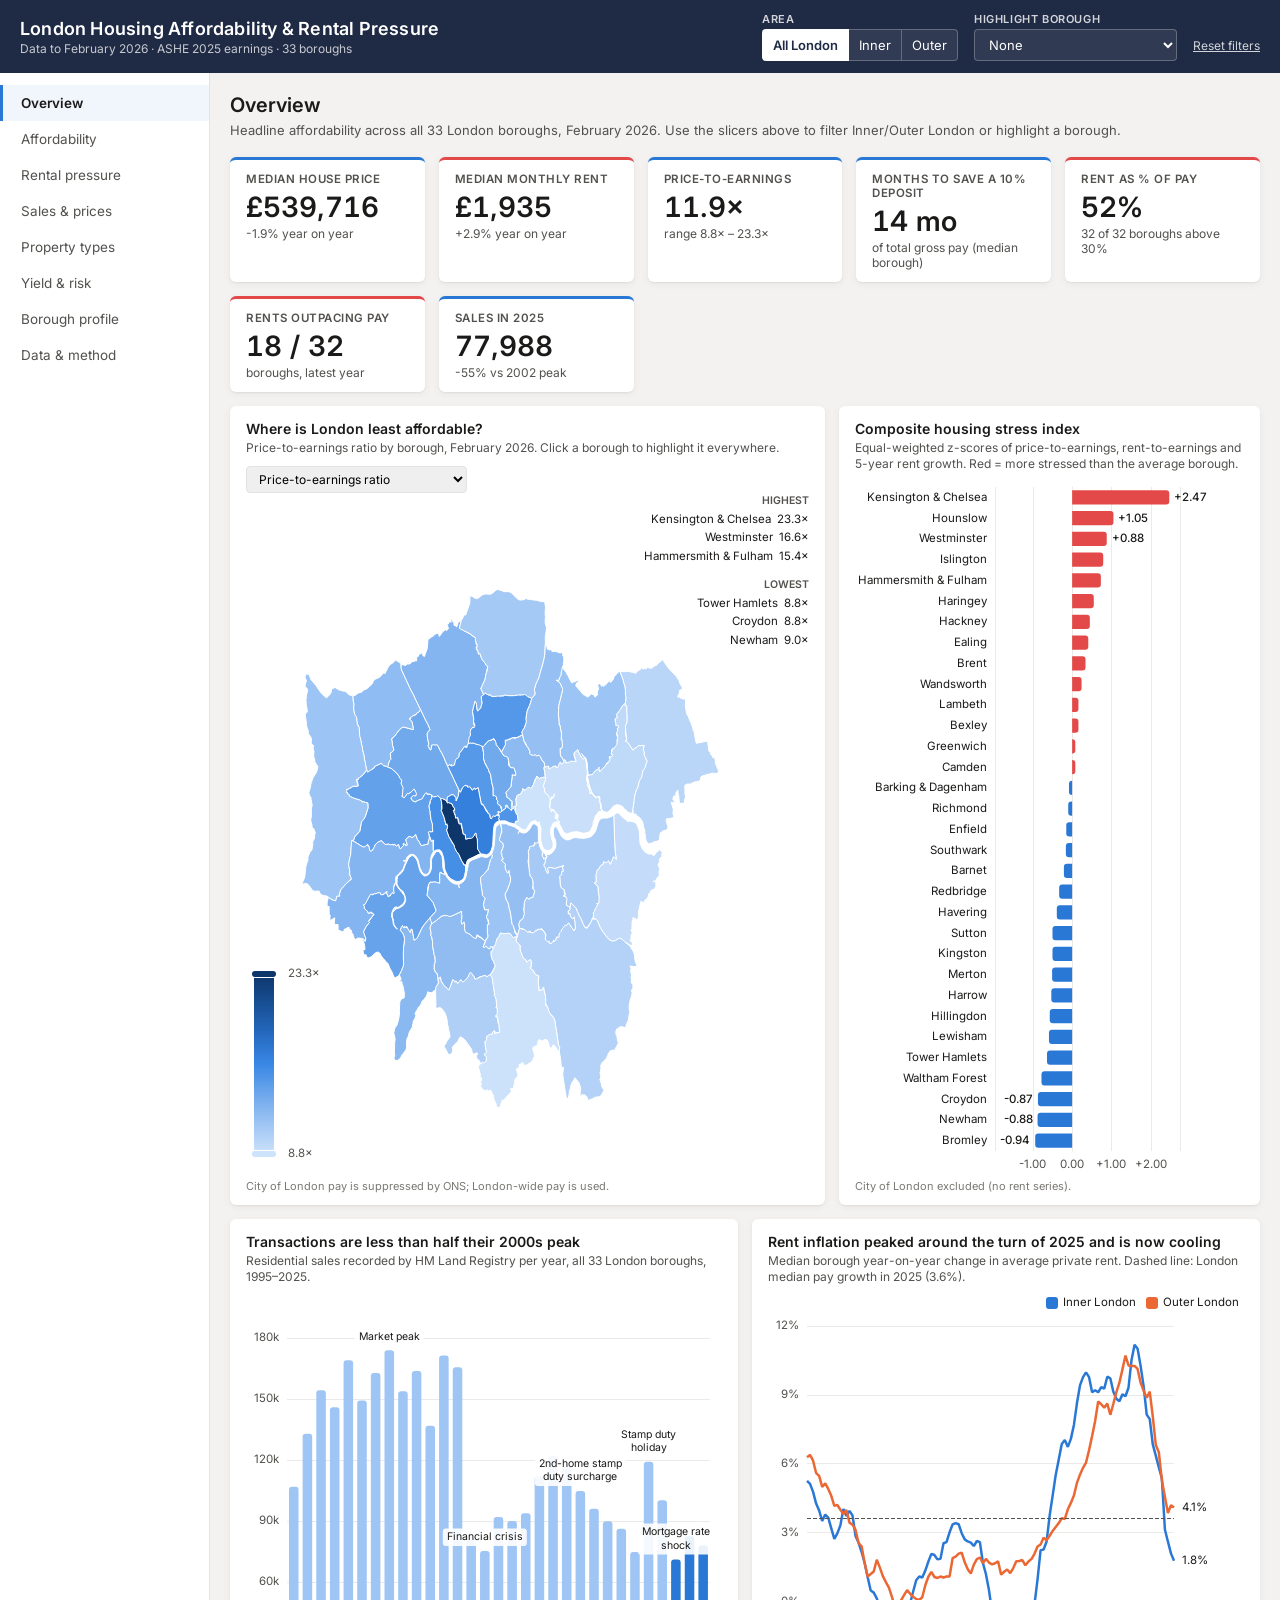
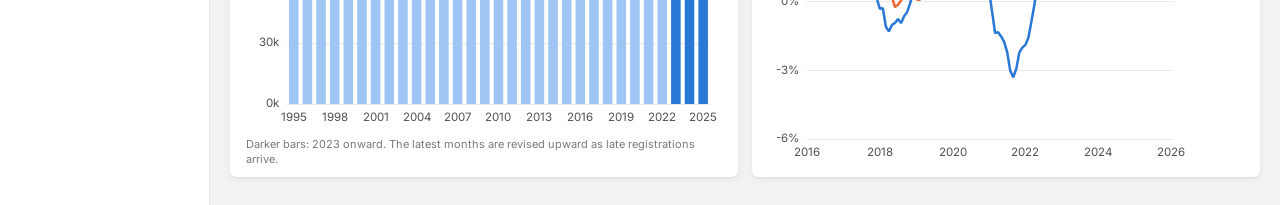
<file: housing-analytics/dashboard/index.html>
<!doctype html>
<html lang="en">
<head>
<meta charset="utf-8">
<meta name="viewport" content="width=device-width, initial-scale=1">
<title>London Housing Dashboard</title>
<link rel="preconnect" href="https://fonts.googleapis.com">
<link rel="preconnect" href="https://fonts.gstatic.com" crossorigin>
<link href="https://fonts.googleapis.com/css2?family=Inter:wght@400;500;600;700&display=swap" rel="stylesheet">
<script src="vendor/echarts.min.js"></script>
<script src="data.js"></script>
<style>
  :root {
    --canvas: #f3f2f1;
    --card: #ffffff;
    --ink: #1b1a19;
    --ink-2: #52514e;
    --ink-3: #7a7974;
    --line: #e4e3df;
    --header: #1f2a44;
    --header-ink: #ffffff;
    --accent: #2a78d6;
    --shadow: 0 1px 2px rgba(0,0,0,.06), 0 2px 8px rgba(0,0,0,.05);
    --font: "Segoe UI", Inter, -apple-system, "Helvetica Neue", Arial, sans-serif;
  }
  * { box-sizing: border-box; }
  html, body { margin: 0; background: var(--canvas); color: var(--ink); font-family: var(--font); }
  body { min-height: 100vh; }

  /* ---------- app shell ---------- */
  header.top {
    background: var(--header); color: var(--header-ink);
    display: flex; align-items: center; gap: 16px; padding: 12px 20px; flex-wrap: wrap;
  }
  header.top .brand { display: flex; flex-direction: column; margin-right: auto; }
  header.top h1 { font-size: 18px; margin: 0; font-weight: 600; letter-spacing: .2px; }
  header.top .sub { font-size: 12px; opacity: .75; margin-top: 2px; }
  .slicer { display: flex; flex-direction: column; gap: 3px; font-size: 11px; }
  .slicer label { opacity: .8; text-transform: uppercase; letter-spacing: .6px; font-weight: 600; }
  .slicer select, .seg button {
    font: inherit; font-size: 13px; border-radius: 4px; border: 1px solid rgba(255,255,255,.25);
    background: rgba(255,255,255,.08); color: var(--header-ink); padding: 6px 10px; min-height: 32px;
  }
  .slicer select option { color: #1b1a19; }
  .seg { display: flex; }
  .seg button { border-radius: 0; cursor: pointer; }
  .seg button:first-child { border-radius: 4px 0 0 4px; }
  .seg button:last-child { border-radius: 0 4px 4px 0; }
  .seg button + button { border-left: none; }
  .seg button[aria-pressed="true"] { background: #fff; color: var(--header); font-weight: 600; }
  .reset { background: none; border: none; color: var(--header-ink); text-decoration: underline; cursor: pointer;
           font: inherit; font-size: 12px; opacity: .8; align-self: flex-end; padding: 8px 0; }

  .layout { display: flex; min-height: calc(100vh - 64px); }
  nav.pages { width: 210px; flex: none; background: #fff; border-right: 1px solid var(--line); padding: 12px 0; }
  nav.pages button {
    display: block; width: 100%; text-align: left; font: inherit; font-size: 13.5px; color: var(--ink-2);
    background: none; border: none; border-left: 3px solid transparent; padding: 10px 18px; cursor: pointer;
  }
  nav.pages button:hover { background: #f7f6f4; color: var(--ink); }
  nav.pages button[aria-current="page"] { border-left-color: var(--accent); color: var(--ink); font-weight: 600; background: #f1f6fd; }
  main { flex: 1; min-width: 0; padding: 18px 20px 28px; }
  .page-title { font-size: 20px; font-weight: 600; margin: 2px 0 4px; }
  .page-desc { font-size: 13px; color: var(--ink-2); margin: 0 0 16px; max-width: 900px; line-height: 1.5; }

  /* ---------- cards ---------- */
  .grid { display: grid; grid-template-columns: repeat(12, 1fr); gap: 14px; }
  .card { background: var(--card); border-radius: 6px; box-shadow: var(--shadow); padding: 14px 16px 10px;
          display: flex; flex-direction: column; min-width: 0; }
  .card h3 { font-size: 14px; margin: 0; font-weight: 600; }
  .card .desc { font-size: 12px; color: var(--ink-2); margin: 3px 0 6px; line-height: 1.4; }
  .card .chart { flex: 1; min-height: 260px; }
  .card .foot { font-size: 11px; color: var(--ink-3); margin-top: 4px; line-height: 1.4; }
  .card .tools { display: flex; gap: 8px; align-items: center; margin: 4px 0 2px; flex-wrap: wrap; }
  .card .tools select { font: inherit; font-size: 12px; padding: 4px 8px; border: 1px solid var(--line); border-radius: 4px; }
  .s3 { grid-column: span 3; } .s4 { grid-column: span 4; } .s5 { grid-column: span 5; }
  .s6 { grid-column: span 6; } .s7 { grid-column: span 7; } .s8 { grid-column: span 8; } .s12 { grid-column: span 12; }
  .h-tall .chart { min-height: 680px; } .h-mid .chart { min-height: 440px; } .h-short .chart { min-height: 320px; }

  .kpis { display: grid; grid-template-columns: repeat(auto-fit, minmax(170px, 1fr)); gap: 14px; margin-bottom: 14px; }
  .kpi { background: var(--card); border-radius: 6px; box-shadow: var(--shadow); padding: 12px 16px;
         border-top: 3px solid var(--accent); }
  .kpi .label { font-size: 11.5px; color: var(--ink-2); text-transform: uppercase; letter-spacing: .5px; font-weight: 600; }
  .kpi .value { font-size: 28px; font-weight: 600; margin: 4px 0 2px; font-variant-numeric: tabular-nums; }
  .kpi .note { font-size: 12px; color: var(--ink-2); }
  .kpi.warn { border-top-color: #e34948; }

  table.data { width: 100%; border-collapse: collapse; font-size: 12.5px; font-variant-numeric: tabular-nums; }
  table.data th, table.data td { padding: 7px 10px; border-bottom: 1px solid var(--line); text-align: right; }
  table.data th:first-child, table.data td:first-child { text-align: left; }
  table.data th { color: var(--ink-2); font-weight: 600; background: #faf9f8; position: sticky; top: 0; }
  .scroll { overflow: auto; max-height: 520px; }
  .method { font-size: 13px; line-height: 1.6; color: var(--ink); }
  .method li { margin-bottom: 6px; }
  .method a { color: var(--accent); }

  @media (max-width: 1100px) {
    .s3, .s4, .s5, .s6, .s7, .s8 { grid-column: span 12; }
    nav.pages { display: none; }
    .mobile-nav { display: block !important; }
  }
  .mobile-nav { display: none; margin-bottom: 12px; }
  .mobile-nav select { font: inherit; padding: 8px; width: 100%; border-radius: 4px; border: 1px solid var(--line); }

  /* ---------- export modes (used for PNG generation) ---------- */
  body.export header.top, body.export nav.pages, body.export .mobile-nav, body.export .page-title,
  body.export .page-desc, body.export .tools { display: none !important; }
  body.export .layout { display: block; min-height: 0; }
  body.export main { padding: 0; }
  body.export-single { background: var(--card); }
  body.export-single .card { box-shadow: none; border-radius: 0; width: 100vw; height: 100vh; padding: 34px 40px 22px; }
  body.export-single .card h3 { font-size: 26px; }
  body.export-single .card .desc { font-size: 16px; margin: 6px 0 12px; }
  body.export-single .card .foot { font-size: 13px; }
  body.export-single .brandline { display: flex !important; }
  .brandline { display: none; justify-content: space-between; font-size: 12.5px; color: var(--ink-3);
               border-top: 1px solid var(--line); padding-top: 8px; margin-top: 8px; }
  #poster { display: none; }
  body.export-full #app { display: none; }
  body.export-full #poster { display: block; padding: 0 0 18px; }
  .poster-head { background: var(--header); color: #fff; padding: 26px 32px 22px; }
  .poster-head h1 { margin: 0; font-size: 32px; font-weight: 600; }
  .poster-head p { margin: 6px 0 0; font-size: 15px; opacity: .8; }
  .poster-body { padding: 18px 24px 0; }
  .poster-body .grid { gap: 16px; }
  .poster-body .card .chart { min-height: 0; flex: none; }
  .poster-foot { display: flex; justify-content: space-between; padding: 14px 28px 0; font-size: 13px; color: var(--ink-3); }
</style>
</head>
<body>
<div id="app">
  <header class="top">
    <div class="brand">
      <h1>London Housing Affordability &amp; Rental Pressure</h1>
      <div class="sub" id="asof"></div>
    </div>
    <div class="slicer">
      <label>Area</label>
      <div class="seg" id="groupSeg" role="group" aria-label="Area filter">
        <button data-group="All" aria-pressed="true">All London</button>
        <button data-group="Inner London" aria-pressed="false">Inner</button>
        <button data-group="Outer London" aria-pressed="false">Outer</button>
      </div>
    </div>
    <div class="slicer">
      <label for="boroughSel">Highlight borough</label>
      <select id="boroughSel"></select>
    </div>
    <button class="reset" id="resetBtn">Reset filters</button>
  </header>
  <div class="layout">
    <nav class="pages" id="pageNav" aria-label="Report pages"></nav>
    <main>
      <div class="mobile-nav"><select id="pageSel" aria-label="Report page"></select></div>
      <div id="page"></div>
    </main>
  </div>
</div>
<div id="poster"></div>

<script>
(() => {
const D = window.LHA_DATA;
const K = D.kpis;
const params = new URLSearchParams(location.search);
const EXPORT = params.get('export');            // visual id, or "full"
const ANIM = !EXPORT;

/* ---------------- palette (validated dataviz reference palette) ---------------- */
const C = {
  inner: '#2a78d6', outer: '#eb6834', third: '#1baf7a', red: '#e34948', blue: '#2a78d6',
  neutral: '#c9c8c2', faint: '#eeedea', ink: '#1b1a19', ink2: '#52514e', ink3: '#7a7974', grid: '#ebeae6',
  seq: ['#cde2fb', '#9ec5f4', '#6da7ec', '#3987e5', '#256abf', '#184f95', '#0d366b'],
  div: ['#256abf', '#6da7ec', '#cde2fb', '#f0efec', '#f6c3c2', '#ec8584', '#c43a39'],
};
const GROUP_C = { 'Inner London': C.inner, 'Outer London': C.outer };
const FONT = getComputedStyle(document.documentElement).getPropertyValue('--font');
const REPO = 'github.com/aosman101/london-housing-analytics';
const SOURCE = 'Source: HM Land Registry UK HPI, ONS PIPR, ONS ASHE ' + K.ashe_year + ' (full-time, place of residence)';

/* ---------------- formatting ---------------- */
const nf0 = new Intl.NumberFormat('en-GB', { maximumFractionDigits: 0 });
const F = {
  gbp: v => v == null ? '–' : '£' + nf0.format(v),
  gbpk: v => v == null ? '–' : '£' + nf0.format(v / 1000) + 'k',
  x: v => v == null ? '–' : v.toFixed(1) + '×',
  pct: (v, d = 1) => v == null ? '–' : v.toFixed(d) + '%',
  spct: (v, d = 1) => v == null ? '–' : (v > 0 ? '+' : '') + v.toFixed(d) + '%',
  pp: v => v == null ? '–' : (v > 0 ? '+' : '') + v.toFixed(1) + 'pp',
  mo: v => v == null ? '–' : v.toFixed(0) + ' mo',
  n: v => v == null ? '–' : nf0.format(v),
  z: v => v == null ? '–' : (v > 0 ? '+' : '') + v.toFixed(2),
};
const short = n => n.replace(' and ', ' & ').replace('City of Westminster', 'Westminster').replace(' upon Thames', '');

/* ---------------- state ---------------- */
const byCode = Object.fromEntries(D.boroughs.map(b => [b.area_code, b]));
const defaultBorough = [...D.boroughs].filter(b => b.stress_index != null).sort((a, b) => b.stress_index - a.stress_index)[0].area_code;
// URL state is untrusted input: only accept known values (prevents DOM XSS via crafted links).
const pick = (value, allowed, fallback) => (value != null && allowed.includes(value) ? value : fallback);
const S = {
  group: pick(params.get('group'), ['All', 'Inner London', 'Outer London'], 'All'),
  borough: pick(params.get('borough'), Object.keys(byCode), ''),
  page: params.get('page') || 'overview',          // validated against PAGES before use
  mapMetric: params.get('metric') || 'price_to_earnings_ratio',  // validated against MAP_METRICS below
};
const esc = v => String(v).replace(/[&<>"']/g, c => ({ '&': '&amp;', '<': '&lt;', '>': '&gt;', '"': '&quot;', "'": '&#39;' }[c]));
const inScope = b => S.group === 'All' || b.group === S.group;
const scoped = () => D.boroughs.filter(inScope);
const median = arr => { const a = arr.filter(v => v != null).sort((x, y) => x - y); if (!a.length) return null;
  const m = Math.floor(a.length / 2); return a.length % 2 ? a[m] : (a[m - 1] + a[m]) / 2; };
const scopeLabel = () => S.group === 'All' ? 'all 33 London boroughs' : S.group + ' boroughs';

/* ---------------- shared chart pieces ---------------- */
const baseText = () => ({ fontFamily: FONT, color: C.ink2 });
const fs = () => EXPORT === 'full' ? 10.5 : EXPORT ? 13 : 11.5;
const tooltip = (extra = {}) => ({ confine: true, backgroundColor: '#fff', borderColor: C.grid, borderWidth: 1,
  textStyle: { color: C.ink, fontFamily: FONT, fontSize: 12 }, extraCssText: 'box-shadow:0 4px 14px rgba(0,0,0,.12);', ...extra });
const valueAxis = (o = {}) => ({ type: 'value', axisLine: { show: false }, axisTick: { show: false },
  splitLine: { lineStyle: { color: C.grid } }, axisLabel: { color: C.ink2, fontSize: fs() }, nameTextStyle: { color: C.ink2, fontSize: fs() }, ...o });
const catAxis = (o = {}) => ({ type: 'category', axisLine: { lineStyle: { color: C.grid } }, axisTick: { show: false },
  axisLabel: { color: C.ink2, fontSize: fs() }, ...o });
const legend = (o = {}) => ({ top: 0, right: 0, icon: 'roundRect', itemWidth: 12, itemHeight: 12,
  textStyle: { color: C.ink, fontSize: fs() }, ...o });
const decal = { symbol: 'rect', dashArrayX: [1, 0], dashArrayY: [2, 3], rotation: -Math.PI / 4, color: 'rgba(255,255,255,.6)', symbolSize: 1 };

function groupLegendSeries() {
  // Dummy series so bar charts coloured by Inner/Outer get a legend.
  if (S.group !== 'All') return [];
  return Object.entries(GROUP_C).map(([name, color]) => ({ name, type: 'bar', data: [], itemStyle: { color }, barGap: '-100%' }));
}

/* Ranked horizontal bar: biggest at top. */
function rankedBar({ metric, fmt, colour = 'group', top = 'max', mark, decalIf, labelEnds = 3, xName }) {
  const rows = scoped().filter(b => b[metric] != null).sort((a, b) => top === 'max' ? a[metric] - b[metric] : b[metric] - a[metric]);
  const n = rows.length;
  const data = rows.map((b, i) => {
    const v = b[metric];
    const colr = colour === 'group' ? GROUP_C[b.group] : colour === 'sign' ? (v > 0 ? C.red : C.blue) : colour;
    const sel = b.area_code === S.borough;
    const showLabel = sel || i < labelEnds || i >= n - labelEnds;
    return {
      value: v, code: b.area_code,
      itemStyle: { color: colr, borderRadius: v >= 0 ? [0, 3, 3, 0] : [3, 0, 0, 3], decal: decalIf && decalIf(b) ? decal : null,
                   opacity: S.borough && !sel ? 0.55 : 1, borderColor: sel ? C.ink : null, borderWidth: sel ? 2 : 0 },
      label: { show: showLabel, position: v >= 0 ? 'right' : 'left', formatter: () => fmt(v), color: C.ink,
               fontSize: fs(), fontWeight: sel ? 700 : 500 },
    };
  });
  return {
    textStyle: baseText(), animation: ANIM,
    grid: { left: 8, right: 64, top: mark ? 22 : 8, bottom: (xName ? 30 : 4) + (colour === 'group' && S.group === 'All' ? 26 : 0), containLabel: true },
    legend: colour === 'group' && S.group === 'All' ? legend({ top: null, bottom: 0, right: 'center' }) : undefined,
    tooltip: tooltip({ trigger: 'item', formatter: p => p.seriesIndex > 0 && p.data == null ? '' :
      `<b>${byCode[p.data.code].area_name}</b><br>${fmt(p.value)}<br><span style="color:${C.ink3}">${byCode[p.data.code].group}</span>` }),
    xAxis: valueAxis({ name: xName, nameLocation: 'middle', nameGap: 24,
      min: e => e.min < 0 ? e.min - (Math.max(e.max, 0) - e.min) * 0.3 : 0,
      max: e => e.max > 0 ? e.max + (e.max - Math.min(e.min, 0)) * 0.08 : 0,
      axisLabel: { color: C.ink2, fontSize: fs(), showMinLabel: false, showMaxLabel: false, formatter: v => fmt(v).replace(/\.0(?=\D|$)/, '') } }),
    yAxis: catAxis({ data: rows.map(b => short(b.area_name)), axisLabel: { color: C.ink, fontSize: fs(), interval: 0,
      formatter: (v, i) => rows[i] && rows[i].area_code === S.borough ? `{b|${v}}` : v, rich: { b: { fontWeight: 700, color: C.ink, fontSize: fs() } } } }),
    series: [{ type: 'bar', data, barWidth: '68%', markLine: mark }, ...(colour === 'group' ? groupLegendSeries() : [])],
  };
}

/* ---------------- visuals ---------------- */
const MAP_METRICS = {
  price_to_earnings_ratio: { label: 'Price-to-earnings ratio', fmt: F.x, scale: 'seq' },
  annual_rent_to_earnings_ratio: { label: 'Rent as % of pay', fmt: v => F.pct(v * 100, 0), scale: 'seq' },
  months_to_save_10pct_deposit: { label: 'Months of pay for a 10% deposit', fmt: F.mo, scale: 'seq' },
  rent_growth_minus_income_growth_pct: { label: 'Rent growth minus pay growth', fmt: F.pp, scale: 'div' },
  stress_index: { label: 'Housing stress index', fmt: F.z, scale: 'div' },
  gross_rental_yield_pct: { label: 'Gross rental yield', fmt: v => F.pct(v), scale: 'seq' },
  rent_growth_5y_pct: { label: 'Rent growth, last 5 years', fmt: v => F.spct(v, 0), scale: 'seq' },
  pct_below_peak: { label: 'Price change from all-time peak', fmt: v => F.spct(v), scale: 'seqRev' },
};

if (!Object.prototype.hasOwnProperty.call(MAP_METRICS, S.mapMetric)) S.mapMetric = 'price_to_earnings_ratio';
const V = {};

V.map = {
  title: () => 'Where is London least affordable?',
  desc: () => `${MAP_METRICS[S.mapMetric].label} by borough, ${K.latest_month}. Click a borough to highlight it everywhere.`,
  foot: () => (S.mapMetric.includes('rent') || S.mapMetric.includes('yield') || S.mapMetric === 'stress_index'
    ? 'City of London has no published rent series (grey).' : 'City of London pay is suppressed by ONS; London-wide pay is used.'),
  tools: () => `<select id="mapMetric" aria-label="Map metric">${Object.entries(MAP_METRICS).map(([k, m]) =>
      `<option value="${k}" ${k === S.mapMetric ? 'selected' : ''}>${m.label}</option>`).join('')}</select>`,
  option: () => {
    const m = MAP_METRICS[S.mapMetric];
    const vals = D.boroughs.map(b => b[S.mapMetric]).filter(v => v != null);
    let min = Math.min(...vals), max = Math.max(...vals), colors = C.seq;
    if (m.scale === 'div') { const a = Math.max(Math.abs(min), Math.abs(max)); min = -a; max = a; colors = C.div; }
    if (m.scale === 'seqRev') colors = [...C.seq].reverse();
    const ranked = D.boroughs.filter(b => inScope(b) && b[S.mapMetric] != null).sort((a, b) => a[S.mapMetric] - b[S.mapMetric]);
    const listFs = fs();
    const lines = (title, rows, y) => [
      { type: 'text', right: 0, top: y, style: { text: title, fill: C.ink2, font: `600 ${listFs - 1}px ${FONT}` } },
      ...rows.map((b, i) => ({ type: 'text', right: 0, top: y + (i + 1) * (listFs + 7),
        style: { text: `${short(b.area_name)}  ${m.fmt(b[S.mapMetric])}`, fill: C.ink, font: `${listFs}px ${FONT}`, align: 'right' } })),
    ];
    const graphic = ranked.length < 6 ? [] : [
      ...lines('HIGHEST', [...ranked].reverse().slice(0, 3), 0),
      ...lines('LOWEST', ranked.slice(0, 3), 4 * (listFs + 7) + 10),
    ];
    return {
      textStyle: baseText(), animation: ANIM,
      tooltip: tooltip({ trigger: 'item', formatter: p => { const b = byCode[p.name]; if (!b) return '';
        return `<b>${b.area_name}</b> <span style="color:${C.ink3}">${b.group}</span><br>${m.label}: <b>${m.fmt(b[S.mapMetric])}</b>
          <br>Avg price ${F.gbp(b.average_price)} · Rent ${F.gbp(b.avg_monthly_rent)}/mo<br>Median pay ${F.gbp(b.median_gross_annual_pay)}`; } }),
      graphic,
      visualMap: { min, max, calculable: !EXPORT, orient: 'vertical', left: 0, bottom: 10, itemHeight: EXPORT === 'full' ? 140 : 180,
        inRange: { color: colors }, text: EXPORT ? [m.fmt(max), m.fmt(min)] : null, textStyle: { color: C.ink2, fontSize: fs() }, formatter: v => m.fmt(v) },
      series: [{
        type: 'map', map: 'london', aspectScale: 0.62, roam: false, layoutCenter: ['47%', '52%'], layoutSize: '92%',
        selectedMode: false,
        itemStyle: { borderColor: '#fff', borderWidth: 1, areaColor: C.faint },
        emphasis: { label: { show: true, color: C.ink, fontWeight: 600, fontSize: fs(), formatter: p => short(byCode[p.name].area_name) },
                    itemStyle: { areaColor: null, borderColor: C.ink, borderWidth: 1.5 } },
        label: { show: false },
        data: D.boroughs.map(b => {
          const sel = b.area_code === S.borough, out = !inScope(b);
          return { name: b.area_code, value: out ? null : b[S.mapMetric],
            itemStyle: out ? { areaColor: C.faint, borderColor: '#fff' } : sel ? { borderColor: C.ink, borderWidth: 2.5 } : {},
            label: sel ? { show: true, color: C.ink, fontWeight: 700, fontSize: fs(), backgroundColor: 'rgba(255,255,255,.9)',
                           padding: [2, 5], borderRadius: 3, formatter: () => short(b.area_name) } : undefined };
        }),
      }],
    };
  },
  click: p => p.name && byCode[p.name] && setBorough(p.name),
};

V.stress = {
  title: () => 'Composite housing stress index',
  desc: () => 'Equal-weighted z-scores of price-to-earnings, rent-to-earnings and 5-year rent growth. Red = more stressed than the average borough.',
  foot: () => 'City of London excluded (no rent series).',
  option: () => rankedBar({ metric: 'stress_index', fmt: F.z, colour: 'sign' }),
};

V.pe = {
  title: () => 'How many years of pay does a home cost?',
  desc: () => `Average house price ÷ median full-time resident pay, ${K.latest_month}.`,
  foot: () => 'City of London uses London-wide pay (borough estimate suppressed by ONS).',
  option: () => rankedBar({ metric: 'price_to_earnings_ratio', fmt: F.x, mark: medianMark('price_to_earnings_ratio', F.x) }),
};

V.deposit = {
  title: () => 'Months of pay to save a 10% deposit',
  desc: () => `Months of median full-time gross pay needed for a 10% deposit on the average home, ${K.latest_month}. At a realistic 15% saving rate, multiply by ~7.`,
  option: () => rankedBar({ metric: 'months_to_save_10pct_deposit', fmt: F.mo, mark: medianMark('months_to_save_10pct_deposit', F.mo) }),
};

V.rentshare = {
  title: () => 'Rent takes half of a typical salary',
  desc: () => `Annual average private rent as a share of median full-time gross pay, ${K.latest_month}. The red line marks the common 30% affordability benchmark.`,
  foot: () => 'City of London has no published rent series.',
  option: () => {
    const o = rankedBar({ metric: 'annual_rent_to_earnings_ratio', fmt: v => F.pct(v * 100, 0),
      mark: { symbol: 'none', silent: true, lineStyle: { color: C.red, width: 1.5, type: 'solid' },
              label: { formatter: '30% benchmark', color: C.ink, fontSize: fs(), position: 'end' }, data: [{ xAxis: 0.3 }] } });
    o.xAxis.axisLabel.formatter = v => Math.round(v * 100) + '%';
    return o;
  },
};

V.rentgap = {
  title: () => 'Where are rents outpacing pay?',
  desc: () => `Private rent growth (year to ${K.latest_month}) minus median pay growth (ASHE ${K.ashe_year}). Red = rents rising faster than pay.`,
  foot: () => 'Hatched bars rest on a less precise borough pay estimate (CV > 5%); treat their size as indicative.',
  option: () => rankedBar({ metric: 'rent_growth_minus_income_growth_pct', fmt: F.pp, colour: 'sign', decalIf: b => b.earnings_quality !== 'Precise' }),
};

V.renttrend = {
  title: () => 'Rent inflation peaked around the turn of 2025 and is now cooling',
  desc: () => `Median borough year-on-year change in average private rent. Dashed line: London median pay growth in ${K.ashe_year} (${F.pct(K.london_pay_growth)}).`,
  option: () => {
    const months = D.months.filter(m => m >= '2016-01');
    const series = [];
    for (const g of Object.keys(GROUP_C)) {
      if (S.group !== 'All' && S.group !== g) continue;
      const rows = Object.fromEntries(D.groupTrends.filter(r => r.group === g).map(r => [r.date_month, r.median_rent_yoy_pct]));
      series.push({ name: g, type: 'line', showSymbol: false, lineStyle: { width: 2.5 }, color: GROUP_C[g], data: months.map(m => rows[m] ?? null),
        endLabel: { show: true, formatter: p => F.pct(p.value, 1), color: C.ink, fontSize: fs() } });
    }
    if (S.borough) series.push(boroughLine('rent_yoy', months, F.pct));
    series[0].markLine = { symbol: 'none', silent: true, lineStyle: { color: C.ink2, type: 'dashed' },
      label: { show: false },
      data: [{ yAxis: K.london_pay_growth }] };
    return lineOption(months, series, v => v + '%');
  },
};

V.rentvsprice = {
  title: () => 'Rents have outgrown house prices everywhere since 2015',
  desc: () => `Cumulative change, January 2015 to the latest month. Points above the dashed line: rents grew faster than prices (${K.rent_outgrew_price_since_2015} of ${K.boroughs_with_rent} boroughs).`,
  option: () => {
    const rows = scoped().filter(b => b.rent_growth_since_2015_pct != null);
    const byRent = [...rows].sort((a, b) => b.rent_growth_since_2015_pct - a.rent_growth_since_2015_pct);
    const byPrice = [...rows].sort((a, b) => b.price_growth_since_2015_pct - a.price_growth_since_2015_pct);
    const rvpLabels = new Set([byRent[0], byRent[1], byRent.at(-1), byPrice.at(-1)].filter(Boolean).map(b => b.area_code));
    const series = Object.entries(GROUP_C).filter(([g]) => S.group === 'All' || S.group === g).map(([g, col]) => ({
      name: g, type: 'scatter', symbolSize: 12, color: col, labelLayout: { hideOverlap: true, moveOverlap: 'shiftY' },
      itemStyle: { borderColor: '#fff', borderWidth: 1.5 },
      data: rows.filter(b => b.group === g).map(b => ({ value: [b.price_growth_since_2015_pct, b.rent_growth_since_2015_pct], code: b.area_code,
        symbolSize: b.area_code === S.borough ? 20 : 12,
        itemStyle: b.area_code === S.borough ? { borderColor: C.ink, borderWidth: 2.5 } : {},
        label: { show: b.area_code === S.borough || rvpLabels.has(b.area_code), fontWeight: b.area_code === S.borough ? 700 : 400,
                 formatter: () => short(b.area_name), position: b.area_code === S.borough ? 'top' : 'right', color: C.ink, fontSize: fs() - 1 } })),
    }));
    const px = rows.map(b => b.price_growth_since_2015_pct), rx = rows.map(b => b.rent_growth_since_2015_pct);
    const lo = Math.floor((Math.min(...px, 0) - 5) / 10) * 10, hi = Math.ceil((Math.max(...px, ...rx) + 5) / 10) * 10;
    series.push({ type: 'line', data: [[lo, lo], [hi, hi]], showSymbol: false, silent: true, lineStyle: { color: C.ink3, type: 'dashed', width: 1 }, tooltip: { show: false } });
    return {
      textStyle: baseText(), animation: ANIM, legend: legend({ data: Object.keys(GROUP_C) }),
      grid: { left: 34, right: 24, top: 30, bottom: 30, containLabel: true },
      tooltip: tooltip({ trigger: 'item', formatter: p => p.data.code ? `<b>${byCode[p.data.code].area_name}</b><br>Rent ${F.spct(p.value[1], 0)} · Price ${F.spct(p.value[0], 0)}` : '' }),
      xAxis: valueAxis({ min: lo, max: hi, name: 'House price growth since Jan 2015', nameLocation: 'middle', nameGap: 26, axisLabel: { formatter: v => v + '%', color: C.ink2, fontSize: fs() } }),
      yAxis: valueAxis({ min: 0, max: hi, name: 'Rent growth since Jan 2015', nameLocation: 'middle', nameGap: 40, axisLabel: { formatter: v => v + '%', color: C.ink2, fontSize: fs() } }),
      series,
    };
  },
  click: p => p.data && p.data.code && setBorough(p.data.code),
};

V.pricetrend = {
  title: () => 'Three decades of London house prices',
  desc: () => 'Median borough average price (nominal), Inner vs Outer London, January 1995 onward.' + (S.borough ? '' : ' Pick a borough to compare it.'),
  option: () => {
    const series = [];
    for (const g of Object.keys(GROUP_C)) {
      if (S.group !== 'All' && S.group !== g) continue;
      const rows = Object.fromEntries(D.groupTrends.filter(r => r.group === g).map(r => [r.date_month, r.median_price]));
      series.push({ name: g, type: 'line', showSymbol: false, lineStyle: { width: 2.5 }, color: GROUP_C[g], data: D.months.map(m => rows[m] ?? null),
        endLabel: { show: true, formatter: p => F.gbpk(p.value), color: C.ink, fontSize: fs() } });
    }
    if (S.borough) series.push(boroughLine('price', D.months, F.gbpk));
    const o = lineOption(D.months, series, v => '£' + (v / 1000) + 'k', F.gbp);
    if (!EXPORT) { o.dataZoom = [{ type: 'slider', height: 18, bottom: 4, borderColor: C.grid, textStyle: { color: C.ink2 } }]; o.grid.bottom = 44; }
    return o;
  },
};

V.sales = {
  title: () => 'Transactions are less than half their 2000s peak',
  desc: () => `Residential sales recorded by HM Land Registry per year, ${scopeLabel()}, 1995–2025.`,
  foot: () => 'Darker bars: 2023 onward. The latest months are revised upward as late registrations arrive.',
  option: () => {
    const yearly = {};
    for (const r of D.groupTrends) {
      if (S.group !== 'All' && r.group !== S.group) continue;
      const y = +r.date_month.slice(0, 4); if (y > 2025) continue;
      yearly[y] = (yearly[y] || 0) + (r.sales || 0);
    }
    const years = Object.keys(yearly).map(Number).sort();
    const events = { 2002: 'Market peak', 2009: 'Financial crisis', 2016: '2nd-home stamp\nduty surcharge', 2021: 'Stamp duty\nholiday', 2023: 'Mortgage rate\nshock' };
    return {
      textStyle: baseText(), animation: ANIM, grid: { left: 8, right: 12, top: 46, bottom: 8, containLabel: true },
      tooltip: tooltip({ trigger: 'axis', axisPointer: { type: 'shadow' }, valueFormatter: F.n }),
      xAxis: catAxis({ data: years, axisLabel: { color: C.ink2, fontSize: fs(), interval: EXPORT === 'full' ? 4 : 2 } }),
      yAxis: valueAxis({ axisLabel: { color: C.ink2, fontSize: fs(), formatter: v => (v / 1000) + 'k' } }),
      series: [{ type: 'bar', name: 'Sales', barWidth: '70%', data: years.map(y => ({ value: yearly[y],
        itemStyle: { color: y >= 2023 ? C.inner : '#9ec5f4', borderRadius: [3, 3, 0, 0] },
        label: events[y] ? { show: true, position: 'top', formatter: events[y], color: C.ink, fontSize: fs() - 1, lineHeight: fs() + 2,
          backgroundColor: 'rgba(255,255,255,.9)', padding: [2, 4], borderRadius: 3 } : undefined })) }],
    };
  },
};

V.salesprice = {
  title: () => 'Sales volumes move first, prices follow',
  desc: () => `London-wide annual change. Same-year correlation r = ${K.sales_corr_same_year.toFixed(2)}; sales change vs the next year's price change r = ${K.sales_corr_lead_1y.toFixed(2)}.`,
  option: () => {
    const a = D.annual.filter(r => r.sales_change_pct != null);
    const years = a.map(r => r.year);
    const bars = (k) => a.map(r => ({ value: r[k], itemStyle: { color: r[k] >= 0 ? C.blue : C.red } }));
    return {
      textStyle: baseText(), animation: ANIM,
      grid: [{ left: 60, right: 12, top: 26, height: '36%' }, { left: 60, right: 12, top: '58%', height: '34%' }],
      tooltip: tooltip({ trigger: 'axis', axisPointer: { type: 'shadow' }, valueFormatter: v => F.spct(v) }),
      axisPointer: { link: [{ xAxisIndex: 'all' }] },
      title: [{ text: 'Sales volume, % change', left: 60, top: 0, textStyle: { fontSize: fs(), color: C.ink, fontWeight: 600 } },
              { text: 'Average price, % change', left: 60, top: '52%', textStyle: { fontSize: fs(), color: C.ink, fontWeight: 600 } }],
      xAxis: [catAxis({ data: years, gridIndex: 0, axisLabel: { show: false } }), catAxis({ data: years, gridIndex: 1, axisLabel: { color: C.ink2, fontSize: fs(), interval: 4 } })],
      yAxis: [valueAxis({ gridIndex: 0, axisLabel: { formatter: v => v + '%', color: C.ink2, fontSize: fs() } }),
              valueAxis({ gridIndex: 1, axisLabel: { formatter: v => v + '%', color: C.ink2, fontSize: fs() } })],
      series: [{ name: 'Sales', type: 'bar', data: bars('sales_change_pct'), xAxisIndex: 0, yAxisIndex: 0, barWidth: '65%' },
               { name: 'Price', type: 'bar', data: bars('price_change_pct'), xAxisIndex: 1, yAxisIndex: 1, barWidth: '65%' }],
    };
  },
};

V.drawdown = {
  title: () => 'Prime London is still far below its peak',
  desc: () => `Nominal change from each borough's all-time-high average price to ${K.latest_month}.`,
  option: () => rankedBar({ metric: 'pct_below_peak', fmt: v => v > -0.05 ? 'at peak' : F.spct(v), top: 'min' }),
};

V.heatmap = {
  title: () => 'Affordability by property type',
  desc: () => `Price-to-earnings ratio by borough and property type, ${K.latest_month}. Sorted by flats.`,
  foot: () => `City of London: only a flat/maisonette price is published for ${K.latest_month} (too few house sales).`,
  option: () => {
    const types = ['Flat/Maisonette', 'Terraced', 'Semi-detached', 'Detached'];
    const pt = D.propertyTypes.filter(r => inScope(byCode[r.area_code]) && r.price_to_earnings_ratio != null);
    const flat = Object.fromEntries(pt.filter(r => r.property_type === types[0]).map(r => [r.area_code, r.price_to_earnings_ratio]));
    const codes = [...new Set(pt.map(r => r.area_code))].sort((a, b) => flat[a] - flat[b]);
    const vals = pt.map(r => r.price_to_earnings_ratio);
    const lo = Math.min(...vals), hi = Math.max(...vals);
    return {
      textStyle: baseText(), animation: ANIM, grid: { left: 8, right: 8, top: 26, bottom: 46, containLabel: true },
      tooltip: tooltip({ formatter: p => `<b>${byCode[codes[p.value[1]]].area_name}</b><br>${types[p.value[0]]}: ${F.x(p.value[2])}` }),
      xAxis: catAxis({ data: ['Flat', 'Terraced', 'Semi', 'Detached'], position: 'top', axisLine: { show: false }, axisLabel: { color: C.ink, fontSize: fs(), fontWeight: 600 } }),
      yAxis: catAxis({ data: codes.map(c => short(byCode[c].area_name)), axisLine: { show: false }, axisLabel: { color: C.ink, fontSize: fs() - 0.5, interval: 0 } }),
      visualMap: { min: lo, max: hi, text: [F.x(hi), F.x(lo)], orient: 'horizontal', left: 'center', bottom: 0, itemWidth: 12, itemHeight: 160,
        inRange: { color: C.seq }, textStyle: { color: C.ink2, fontSize: fs() }, formatter: v => v.toFixed(0) + '×', calculable: !EXPORT },
      series: [{ type: 'heatmap', itemStyle: { borderColor: '#fff', borderWidth: 1.5 },
        label: { show: true, fontSize: fs() - 1.5, formatter: p => p.value[2].toFixed(1) },
        data: pt.map(r => ({ value: [types.indexOf(r.property_type), codes.indexOf(r.area_code), r.price_to_earnings_ratio],
          label: { color: (r.price_to_earnings_ratio - lo) / (hi - lo) > 0.5 ? '#fff' : C.ink } })),
        emphasis: { itemStyle: { borderColor: C.ink, borderWidth: 1.5 } } }],
    };
  },
};

V.dumbbell = {
  title: () => 'A flat vs a detached house',
  desc: () => 'Price-to-earnings ratio for a flat/maisonette vs a detached house in each borough, sorted by the gap.',
  option: () => {
    const pt = D.propertyTypes.filter(r => inScope(byCode[r.area_code]));
    const get = t => Object.fromEntries(pt.filter(r => r.property_type === t).map(r => [r.area_code, r.price_to_earnings_ratio]));
    const fl = get('Flat/Maisonette'), de = get('Detached');
    const codes = Object.keys(fl).filter(c => de[c] != null).sort((a, b) => (de[a] - fl[a]) - (de[b] - fl[b]));
    const names = codes.map(c => short(byCode[c].area_name));
    return {
      textStyle: baseText(), animation: ANIM, legend: legend({ data: ['Flat / maisonette', 'Detached'] }),
      grid: { left: 8, right: 24, top: 28, bottom: 26, containLabel: true },
      tooltip: tooltip({ trigger: 'axis', axisPointer: { type: 'shadow' },
        formatter: ps => { const c = codes[ps[0].dataIndex]; return `<b>${byCode[c].area_name}</b><br>Flat ${F.x(fl[c])} · Detached ${F.x(de[c])}<br>Gap ${F.x(de[c] - fl[c])}`; } }),
      xAxis: valueAxis({ name: 'Price-to-earnings ratio', nameLocation: 'middle', nameGap: 22, axisLabel: { formatter: v => v + '×', color: C.ink2, fontSize: fs() } }),
      yAxis: catAxis({ data: names, axisLabel: { color: C.ink, fontSize: fs(), interval: 0 } }),
      series: [
        { type: 'bar', stack: 'g', data: codes.map(c => fl[c]), itemStyle: { color: 'transparent' }, silent: true, barWidth: 3 },
        { type: 'bar', stack: 'g', data: codes.map(c => de[c] - fl[c]), itemStyle: { color: C.neutral }, silent: true, barWidth: 3 },
        { name: 'Flat / maisonette', type: 'scatter', symbolSize: 11, color: C.inner, data: codes.map(c => fl[c]), z: 5 },
        { name: 'Detached', type: 'scatter', symbolSize: 11, color: C.outer, data: codes.map(c => de[c]), z: 5 },
      ],
    };
  },
};

V.ptypemed = {
  title: () => 'Property type matters as much as postcode',
  desc: () => 'Median price-to-earnings ratio across boroughs, by property type.',
  option: () => {
    const types = ['Flat/Maisonette', 'Terraced', 'Semi-detached', 'Detached'];
    const series = Object.entries(GROUP_C).filter(([g]) => S.group === 'All' || S.group === g).map(([g, col]) => ({
      name: g, type: 'bar', color: col, barGap: '15%', itemStyle: { borderRadius: [3, 3, 0, 0] },
      label: { show: true, position: 'top', formatter: p => F.x(p.value), color: C.ink, fontSize: fs() },
      data: types.map(t => median(D.propertyTypes.filter(r => r.property_type === t && byCode[r.area_code].group === g).map(r => r.price_to_earnings_ratio))),
    }));
    return { textStyle: baseText(), animation: ANIM, legend: legend(), grid: { left: 8, right: 8, top: 34, bottom: 8, containLabel: true },
      tooltip: tooltip({ trigger: 'axis', axisPointer: { type: 'shadow' }, valueFormatter: F.x }),
      xAxis: catAxis({ data: ['Flat', 'Terraced', 'Semi-detached', 'Detached'], axisLabel: { color: C.ink, fontSize: fs(), interval: 0 } }),
      yAxis: valueAxis({ axisLabel: { formatter: v => v + '×', color: C.ink2, fontSize: fs() } }), series };
  },
};

V.yield = {
  title: () => 'Gross rental yield by borough',
  desc: () => `Annual average rent ÷ average price, ${K.latest_month}. Indicative: before costs, voids and tax.`,
  option: () => rankedBar({ metric: 'gross_rental_yield_pct', fmt: v => F.pct(v), mark: medianMark('gross_rental_yield_pct', v => F.pct(v)) }),
};

V.yieldscatter = {
  title: () => 'Cheaper boroughs pay higher yields',
  desc: () => `Gross rental yield vs average price (r = ${K.yield_price_corr.toFixed(2)}).`,
  option: () => {
    const rows = scoped().filter(b => b.gross_rental_yield_pct != null);
    const byYield = [...rows].sort((a, b) => b.gross_rental_yield_pct - a.gross_rental_yield_pct);
    const byPx = [...rows].sort((a, b) => b.average_price - a.average_price);
    const yLabels = new Set([byYield[0], byYield[1], byYield.at(-1), byPx[0], byPx[1]].filter(Boolean).map(b => b.area_code));
    const series = Object.entries(GROUP_C).filter(([g]) => S.group === 'All' || S.group === g).map(([g, col]) => ({
      name: g, type: 'scatter', color: col, itemStyle: { borderColor: '#fff', borderWidth: 1.5 }, labelLayout: { hideOverlap: true, moveOverlap: 'shiftY' },
      data: rows.filter(b => b.group === g).map(b => ({ value: [b.average_price, b.gross_rental_yield_pct], code: b.area_code,
        symbolSize: b.area_code === S.borough ? 20 : 12, itemStyle: b.area_code === S.borough ? { borderColor: C.ink, borderWidth: 2.5 } : {},
        label: { show: b.area_code === S.borough || yLabels.has(b.area_code),
                 formatter: () => short(b.area_name), position: b.average_price > 900000 ? 'top' : 'right', color: C.ink, fontSize: fs() - 1 } })),
    }));
    return { textStyle: baseText(), animation: ANIM, legend: legend(), grid: { left: 24, right: 30, top: 30, bottom: 30, containLabel: true },
      tooltip: tooltip({ trigger: 'item', formatter: p => `<b>${byCode[p.data.code].area_name}</b><br>Price ${F.gbp(p.value[0])} · Yield ${F.pct(p.value[1])}` }),
      xAxis: valueAxis({ scale: true, name: 'Average price', nameLocation: 'middle', nameGap: 26, axisLabel: { formatter: v => '£' + v / 1000 + 'k', color: C.ink2, fontSize: fs() } }),
      yAxis: valueAxis({ scale: true, name: 'Gross yield', nameLocation: 'middle', nameGap: 44, axisLabel: { formatter: v => v + '%', color: C.ink2, fontSize: fs() } }),
      series };
  },
  click: p => p.data && p.data.code && setBorough(p.data.code),
};

V.volatility = {
  title: () => 'Price volatility by borough',
  desc: () => 'Standard deviation of month-to-month price change since January 2015. Few transactions make the City of London far noisier.',
  option: () => rankedBar({ metric: 'price_volatility_sd', fmt: v => v.toFixed(2) + 'pp' }),
};

V.salesdrop = {
  title: () => 'Every borough is trading far less than in 2021',
  desc: () => 'Change in annual sales, 2025 vs the 2021 stamp-duty-holiday year.',
  foot: () => '2025 counts will rise slightly as late registrations are added.',
  option: () => rankedBar({ metric: 'sales_2025_vs_2021_pct', fmt: v => F.spct(v, 0), top: 'min' }),
};

/* Borough profile visuals */
const profileCode = () => S.borough || defaultBorough;
V.profileprice = {
  title: () => `${byCode[profileCode()].area_name}: house prices vs London`,
  desc: () => 'Average price, compared with the median London borough.',
  option: () => {
    const code = profileCode(), months = D.months;
    const med = months.map((_, i) => median(Object.values(D.series).map(s => s.price[i])));
    return lineOption(months, [
      { name: short(byCode[code].area_name), type: 'line', showSymbol: false, color: C.ink, lineStyle: { width: 2.5 }, data: D.series[code].price },
      { name: 'London median borough', type: 'line', showSymbol: false, color: C.neutral, lineStyle: { width: 2 }, data: med },
    ], v => '£' + v / 1000 + 'k', F.gbp);
  },
};
V.profilerent = {
  title: () => `${byCode[profileCode()].area_name}: rents vs London`,
  desc: () => 'Average monthly private rent, compared with the median London borough.',
  option: () => {
    const code = profileCode(), months = D.months.filter(m => m >= '2015-01');
    const off = D.months.indexOf('2015-01');
    const med = months.map((_, i) => median(Object.values(D.series).map(s => s.rent[i + off])));
    return lineOption(months, [
      { name: short(byCode[code].area_name), type: 'line', showSymbol: false, color: C.ink, lineStyle: { width: 2.5 }, data: D.series[code].rent.slice(off) },
      { name: 'London median borough', type: 'line', showSymbol: false, color: C.neutral, lineStyle: { width: 2 }, data: med },
    ], v => '£' + nf0.format(v), F.gbp);
  },
};
V.profiletype = {
  title: () => `${byCode[profileCode()].area_name}: price by property type`,
  desc: () => 'Average price by property type, compared with the median London borough.',
  option: () => {
    const code = profileCode(), types = ['Flat/Maisonette', 'Terraced', 'Semi-detached', 'Detached'];
    const mine = types.map(t => (D.propertyTypes.find(r => r.area_code === code && r.property_type === t) || {}).average_price ?? null);
    const med = types.map(t => median(D.propertyTypes.filter(r => r.property_type === t).map(r => r.average_price)));
    return { textStyle: baseText(), animation: ANIM, legend: legend(), grid: { left: 8, right: 8, top: 32, bottom: 8, containLabel: true },
      tooltip: tooltip({ trigger: 'axis', axisPointer: { type: 'shadow' }, valueFormatter: F.gbp }),
      xAxis: catAxis({ data: ['Flat', 'Terraced', 'Semi', 'Detached'], axisLabel: { color: C.ink, fontSize: fs(), interval: 0 } }),
      yAxis: valueAxis({ axisLabel: { formatter: v => '£' + v / 1000 + 'k', color: C.ink2, fontSize: fs() } }),
      series: [{ name: short(byCode[code].area_name), type: 'bar', color: C.ink, data: mine, itemStyle: { borderRadius: [3, 3, 0, 0] } },
               { name: 'London median borough', type: 'bar', color: C.neutral, data: med, itemStyle: { borderRadius: [3, 3, 0, 0] } }] };
  },
};

/* ---------------- helpers used above ---------------- */
function medianMark(metric, fmt) {
  const m = median(scoped().map(b => b[metric]));
  return { symbol: 'none', silent: true, lineStyle: { color: C.ink2, type: 'dashed' },
    label: { formatter: 'median ' + fmt(m), position: 'end', color: C.ink2, fontSize: fs() - 1 }, data: [{ xAxis: m }] };
}
function boroughLine(key, months, fmt) {
  const off = D.months.indexOf(months[0]);
  return { name: short(byCode[S.borough].area_name), type: 'line', showSymbol: false, color: C.ink, lineStyle: { width: 2, type: 'solid' },
    data: D.series[S.borough][key].slice(off, off + months.length), endLabel: { show: true, formatter: p => fmt(p.value), color: C.ink, fontSize: fs() } };
}
function lineOption(months, series, axisFmt, valFmt) {
  return { textStyle: baseText(), animation: ANIM, legend: legend(),
    grid: { left: 8, right: 70, top: 34, bottom: 8, containLabel: true },
    tooltip: tooltip({ trigger: 'axis', valueFormatter: v => v == null ? '–' : (valFmt ? valFmt(v) : F.pct(v)) }),
    xAxis: catAxis({ data: months, boundaryGap: false, axisLabel: { color: C.ink2, fontSize: fs(), formatter: v => v.slice(0, 4),
      interval: (i, v) => v.endsWith('-01') && (+v.slice(0, 4)) % (months.length > 200 ? 5 : 2) === 0 } }),
    yAxis: valueAxis({ axisLabel: { formatter: axisFmt, color: C.ink2, fontSize: fs() } }), series };
}

/* ---------------- KPI cards ---------------- */
function kpiCards() {
  const rows = scoped();
  const rent = rows.filter(b => b.annual_rent_to_earnings_ratio != null);
  const yearly = {}; for (const r of D.groupTrends) { if (S.group !== 'All' && r.group !== S.group) continue;
    const y = +r.date_month.slice(0, 4); yearly[y] = (yearly[y] || 0) + (r.sales || 0); }
  const peakYear = Object.keys(yearly).filter(y => y <= 2025).reduce((a, b) => yearly[a] > yearly[b] ? a : b);
  const cards = [
    ['Median house price', F.gbp(median(rows.map(b => b.average_price))), `${F.spct(median(rows.map(b => b.house_price_yoy_pct)))} year on year`],
    ['Median monthly rent', F.gbp(median(rows.map(b => b.avg_monthly_rent))), `${F.spct(median(rows.map(b => b.rent_yoy_pct)))} year on year`, 'warn'],
    ['Price-to-earnings', F.x(median(rows.map(b => b.price_to_earnings_ratio))), `range ${F.x(Math.min(...rows.map(b => b.price_to_earnings_ratio)))} – ${F.x(Math.max(...rows.map(b => b.price_to_earnings_ratio)))}`],
    ['Months to save a 10% deposit', F.mo(median(rows.map(b => b.months_to_save_10pct_deposit))), 'of total gross pay (median borough)'],
    ['Rent as % of pay', F.pct(median(rent.map(b => b.annual_rent_to_earnings_ratio)) * 100, 0), `${rent.filter(b => b.annual_rent_to_earnings_ratio > .3).length} of ${rent.length} boroughs above 30%`, 'warn'],
    ['Rents outpacing pay', `${rent.filter(b => b.rent_growth_minus_income_growth_pct > 0).length} / ${rent.length}`, 'boroughs, latest year', 'warn'],
    ['Sales in 2025', F.n(yearly[2025]), `${F.spct((yearly[2025] / yearly[peakYear] - 1) * 100, 0)} vs ${peakYear} peak`],
  ];
  return `<div class="kpis">${cards.map(([l, v, n, cls]) => `<div class="kpi ${cls || ''}"><div class="label">${l}</div><div class="value">${v}</div><div class="note">${n}</div></div>`).join('')}</div>`;
}

function profileCards() {
  const b = byCode[profileCode()], all = D.boroughs;
  const rk = (k, v) => v == null ? 'n/a' : `#${v} of ${all.filter(x => x[k] != null).length}`;
  const cards = [
    ['Average price', F.gbp(b.average_price), `${F.spct(b.house_price_yoy_pct)} year on year`],
    ['Monthly rent', F.gbp(b.avg_monthly_rent), `${F.spct(b.rent_yoy_pct)} year on year`],
    ['Median full-time pay', F.gbp(b.median_gross_annual_pay), b.earnings_fallback_used ? 'London-wide (borough suppressed)' : `${F.spct(b.earnings_yoy_pct)} · ${b.earnings_quality}`],
    ['Price-to-earnings', F.x(b.price_to_earnings_ratio), rk('price_to_earnings_ratio', b.price_to_earnings_ratio_rank) + ' least affordable'],
    ['Rent as % of pay', b.annual_rent_to_earnings_ratio == null ? '–' : F.pct(b.annual_rent_to_earnings_ratio * 100, 0), rk('annual_rent_to_earnings_ratio', b.annual_rent_to_earnings_ratio_rank)],
    ['Housing stress index', F.z(b.stress_index), rk('stress_index', b.stress_index_rank) + ' most stressed'],
    ['vs all-time peak', F.spct(b.pct_below_peak), `peak ${F.gbp(b.peak_price)} in ${b.peak_month}`],
  ];
  return `<div class="kpis">${cards.map(([l, v, n]) => `<div class="kpi"><div class="label">${l}</div><div class="value">${v}</div><div class="note">${n}</div></div>`).join('')}</div>`;
}

/* ---------------- pages ---------------- */
const PAGES = [
  { id: 'overview', name: 'Overview', desc: () => `Headline affordability across ${scopeLabel()}, ${K.latest_month}. Use the slicers above to filter Inner/Outer London or highlight a borough.`,
    kpis: kpiCards, cards: [['map', 's7 h-tall'], ['stress', 's5 h-tall'], ['sales', 's6 h-mid'], ['renttrend', 's6 h-mid']] },
  { id: 'afford', name: 'Affordability', desc: () => 'Q1 & Q5: which boroughs are least affordable, and how far is a deposit from local pay?',
    cards: [['pe', 's4 h-tall'], ['deposit', 's4 h-tall'], ['rentshare', 's4 h-tall']] },
  { id: 'rent', name: 'Rental pressure', desc: () => 'Q2: where is rental pressure rising faster than local income growth?',
    cards: [['rentgap', 's5 h-tall'], ['rentvsprice', 's7 h-tall'], ['renttrend', 's12 h-mid']] },
  { id: 'market', name: 'Sales & prices', desc: () => 'Q3: how do sales volumes and price growth move together over time?',
    cards: [['pricetrend', 's12 h-mid'], ['sales', 's6 h-mid'], ['salesprice', 's6 h-mid'], ['drawdown', 's6 h-tall'], ['salesdrop', 's6 h-tall']] },
  { id: 'ptype', name: 'Property types', desc: () => 'Q4: which boroughs show the biggest affordability gap by property type?',
    cards: [['heatmap', 's5 h-tall'], ['dumbbell', 's7 h-tall'], ['ptypemed', 's12 h-short']] },
  { id: 'invest', name: 'Yield & risk', desc: () => 'The investor lens: gross rental yields and price volatility.',
    cards: [['yield', 's4 h-tall'], ['yieldscatter', 's8 h-tall'], ['volatility', 's6 h-tall'], ['drawdown', 's6 h-tall']] },
  { id: 'profile', name: 'Borough profile', desc: () => 'Drill into one borough. Pick it from “Highlight borough” above, or click it on any chart.',
    kpis: profileCards, cards: [['profileprice', 's6 h-mid'], ['profilerent', 's6 h-mid'], ['profiletype', 's6 h-mid'], ['map', 's6 h-mid']] },
  { id: 'data', name: 'Data & method', desc: () => 'Coverage, definitions and caveats.', custom: dataPage },
];

function dataPage() {
  const cov = D.coverage.map(r => `<tr><td>${r.dataset}</td><td>${F.n(r.rows)}</td><td>${r.boroughs}</td><td>${r.first_period}</td><td>${r.last_period}</td><td>${r.null_cells_pct}%</td></tr>`).join('');
  const rows = [...D.boroughs].sort((a, b) => (b.stress_index ?? -9) - (a.stress_index ?? -9)).map(b => `<tr><td>${b.area_name}</td><td>${b.group.split(' ')[0]}</td>
    <td>${F.gbp(b.average_price)}</td><td>${F.gbp(b.avg_monthly_rent)}</td><td>${F.gbp(b.median_gross_annual_pay)}</td><td>${F.x(b.price_to_earnings_ratio)}</td>
    <td>${b.annual_rent_to_earnings_ratio == null ? '–' : F.pct(b.annual_rent_to_earnings_ratio * 100, 0)}</td><td>${F.pp(b.rent_growth_minus_income_growth_pct)}</td>
    <td>${b.gross_rental_yield_pct == null ? '–' : F.pct(b.gross_rental_yield_pct)}</td><td>${F.z(b.stress_index)}</td></tr>`).join('');
  return `<div class="grid">
    <div class="card s12"><h3>Borough scorecard</h3><div class="desc">All headline metrics, sorted by housing stress index. Full tables are in <code>housing-analytics/tables/</code>.</div>
      <div class="scroll"><table class="data"><thead><tr><th>Borough</th><th>Area</th><th>Avg price</th><th>Rent / mo</th><th>Median pay</th><th>P/E</th><th>Rent % pay</th><th>Rent − pay growth</th><th>Yield</th><th>Stress</th></tr></thead><tbody>${rows}</tbody></table></div></div>
    <div class="card s6"><h3>Data coverage</h3><table class="data"><thead><tr><th>Dataset</th><th>Rows</th><th>Boroughs</th><th>From</th><th>To</th><th>Null cells</th></tr></thead><tbody>${cov}</tbody></table></div>
    <div class="card s6 method"><h3>Method &amp; caveats</h3><ul>
      <li><b>Earnings</b>: ASHE ${K.ashe_year} median gross annual pay, full-time employees, by place of residence. Only attached to ${K.ashe_year}–${K.ashe_year + 1} months, never to older ones.</li>
      <li><b>City of London</b>: pay is suppressed by ONS, so London-wide pay is used. No PIPR rent series is published.</li>
      <li><b>Borough pay growth</b> is a single-year survey estimate. Hatched bars flag CV &gt; 5%.</li>
      <li><b>HPI</b> borough prices are 3-month moving averages; sales lag ~2 months and are revised upward.</li>
      <li><b>Stress index</b> = mean z-score of price-to-earnings, rent-to-earnings and 5-year rent growth (equal weights).</li>
      <li><b>Yields</b> compare average rent with average price across the whole stock, so they are indicative and before costs.</li>
      <li>Contains HM Land Registry data © Crown copyright 2026. Contains ONS data, Open Government Licence v3.0.</li>
      <li>Code: <a href="https://${REPO}">${REPO}</a></li></ul></div>
  </div>`;
}

/* ---------------- rendering ---------------- */
let charts = [];
function card(id, cls, extra = '') {
  const v = V[id];
  return `<section class="card ${cls}" data-visual="${id}">
    <h3>${esc(v.title())}</h3><div class="desc">${esc(v.desc())}</div>
    ${v.tools ? `<div class="tools">${v.tools()}</div>` : ''}
    <div class="chart" id="chart-${id}-${extra}"></div>
    ${v.foot ? `<div class="foot">${esc(v.foot())}</div>` : ''}
    <div class="brandline"><span>${SOURCE}</span><span>${REPO}</span></div>
  </section>`;
}
function mount(root) {
  root.querySelectorAll('[data-visual]').forEach(el => {
    const id = el.dataset.visual, v = V[id];
    const c = echarts.init(el.querySelector('.chart'), null, { renderer: 'canvas' });
    c.setOption(v.option(), true);
    if (v.click) c.on('click', v.click);
    else c.on('click', p => p.data && p.data.code && setBorough(p.data.code));
    charts.push(c);
  });
}
function render() {
  charts.forEach(c => c.dispose()); charts = [];
  const page = PAGES.find(p => p.id === S.page) || PAGES[0];
  S.page = page.id;
  document.querySelectorAll('#pageNav button').forEach(b => b.setAttribute('aria-current', b.dataset.page === page.id ? 'page' : 'false'));
  document.getElementById('pageSel').value = page.id;
  const html = page.custom ? page.custom() :
    (page.kpis ? page.kpis() : '') + `<div class="grid">${page.cards.map(([id, cls], i) => card(id, cls, i)).join('')}</div>`;
  const pageEl = document.getElementById('page');
  pageEl.innerHTML = `<h2 class="page-title">${esc(page.name)}</h2><p class="page-desc">${esc(page.desc())}</p>${html}`;
  mount(pageEl);
  const mm = document.getElementById('mapMetric');
  if (mm) mm.onchange = e => { S.mapMetric = e.target.value; render(); };
  syncControls();
}
function syncControls() {
  document.querySelectorAll('#groupSeg button').forEach(b => b.setAttribute('aria-pressed', b.dataset.group === S.group));
  document.getElementById('boroughSel').value = S.borough;
  const q = new URLSearchParams({ page: S.page, ...(S.group !== 'All' && { group: S.group }), ...(S.borough && { borough: S.borough }),
    ...(S.mapMetric !== 'price_to_earnings_ratio' && { metric: S.mapMetric }) });
  if (!EXPORT) history.replaceState(null, '', '?' + q);
}
function setBorough(code) { S.borough = S.borough === code && S.page !== 'profile' ? '' : code; render(); }

function initShell() {
  document.getElementById('asof').textContent = `Data to ${K.latest_month} · ASHE ${K.ashe_year} earnings · 33 boroughs`;
  const nav = document.getElementById('pageNav'), sel = document.getElementById('pageSel');
  nav.innerHTML = PAGES.map(p => `<button data-page="${p.id}">${p.name}</button>`).join('');
  sel.innerHTML = PAGES.map(p => `<option value="${p.id}">${p.name}</option>`).join('');
  nav.onclick = e => { const b = e.target.closest('button'); if (b) { S.page = b.dataset.page; render(); } };
  sel.onchange = e => { S.page = e.target.value; render(); };
  const bs = document.getElementById('boroughSel');
  bs.innerHTML = '<option value="">None</option>' + [...D.boroughs].sort((a, b) => a.area_name.localeCompare(b.area_name))
    .map(b => `<option value="${b.area_code}">${b.area_name}</option>`).join('');
  bs.onchange = e => { S.borough = e.target.value; render(); };
  document.getElementById('groupSeg').onclick = e => { const b = e.target.closest('button'); if (b) { S.group = b.dataset.group; render(); } };
  document.getElementById('resetBtn').onclick = () => { Object.assign(S, { group: 'All', borough: '', mapMetric: 'price_to_earnings_ratio' }); render(); };
  window.addEventListener('resize', () => charts.forEach(c => c.resize()));
}

/* ---------------- export modes ---------------- */
function renderSingle(id) {
  document.body.classList.add('export', 'export-single');
  const page = document.getElementById('page');
  page.innerHTML = card(id, '', 'x');
  mount(page);
}
function renderPoster() {
  document.body.classList.add('export', 'export-full');
  const P = document.getElementById('poster');
  const H = (id, cls, h) => card(id, cls, 'p').replace('<div class="chart"', `<div class="chart" style="height:${h}px"`);
  P.innerHTML = `
    <div class="poster-head"><h1>London Housing Affordability &amp; Rental Pressure</h1>
      <p>All 33 London boroughs · prices &amp; rents to ${K.latest_month} · ASHE ${K.ashe_year} resident earnings · HM Land Registry &amp; ONS data</p></div>
    <div class="poster-body">${kpiCards()}
      <div class="grid">
        ${H('map', 's6', 560)}${H('pe', 's3', 560)}${H('stress', 's3', 560)}
        ${H('rentgap', 's3', 600)}${H('rentshare', 's3', 600)}${H('rentvsprice', 's6', 600)}
        ${H('pricetrend', 's6', 340)}${H('renttrend', 's6', 340)}
        ${H('sales', 's6', 340)}${H('ptypemed', 's3', 340)}${H('yieldscatter', 's3', 340)}
      </div></div>
    <div class="poster-foot"><span>${SOURCE}. Contains HM Land Registry data © Crown copyright 2026; ONS data under OGL v3.0.</span><span>${REPO}</span></div>`;
  mount(P);
}

function start() {
  echarts.registerMap('london', D.geo);
  if (EXPORT === 'full') renderPoster();
  else if (EXPORT && Object.prototype.hasOwnProperty.call(V, EXPORT)) renderSingle(EXPORT);
  else { initShell(); render(); }
  // Signal for the PNG exporter that rendering is done.
  setTimeout(() => document.body.setAttribute('data-ready', '1'), 50);
}
(document.fonts && document.fonts.ready ? document.fonts.ready : Promise.resolve()).then(start);
})();
</script>
</body>
</html>
</file>
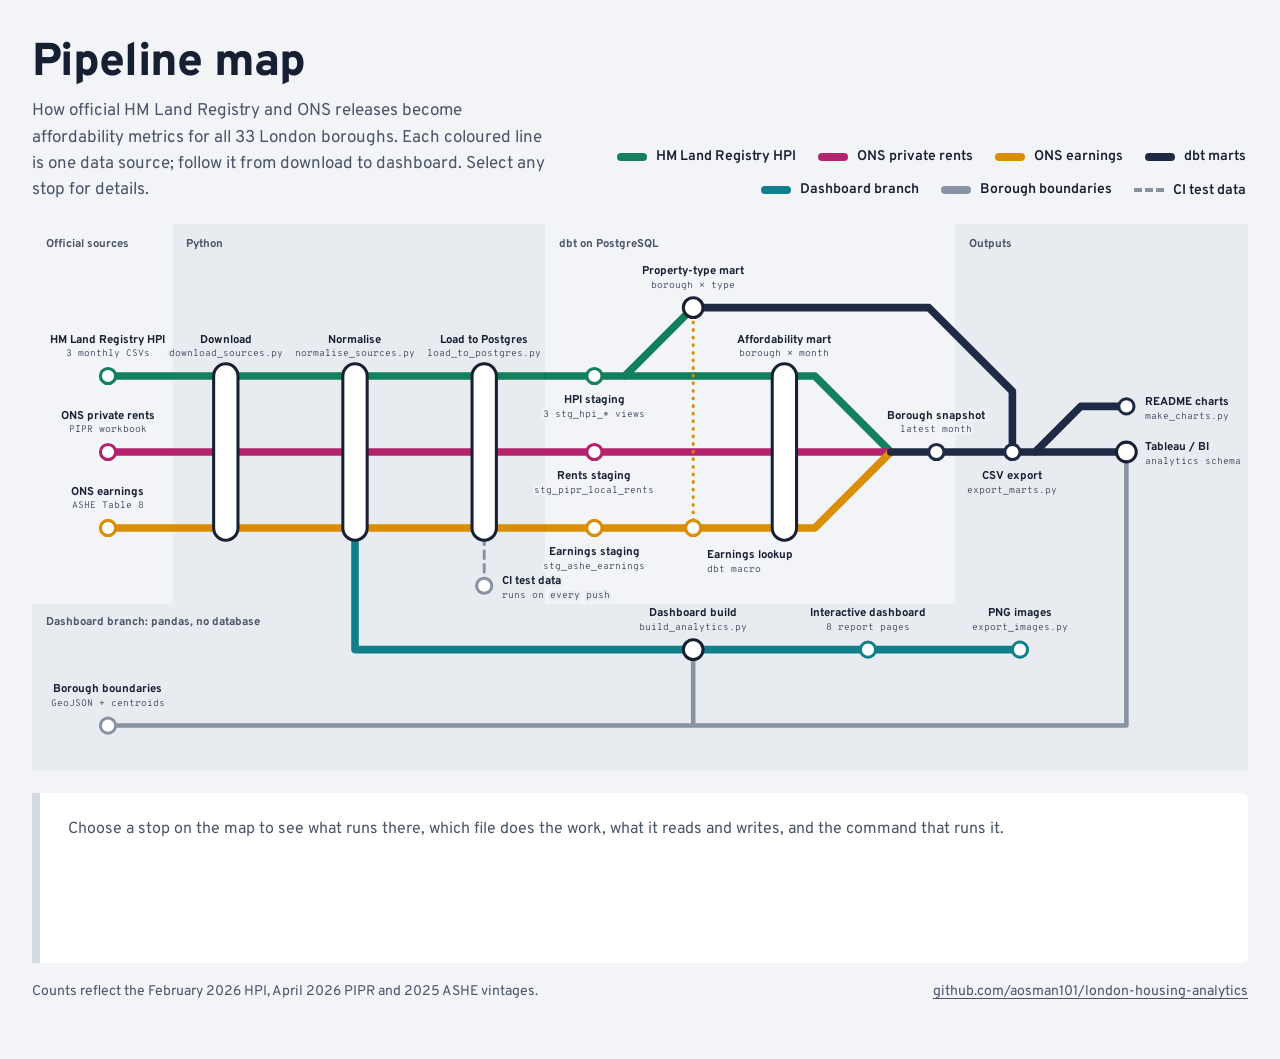
<file: docs/architecture.html>
<!doctype html>
<html lang="en">
<head>
<meta charset="utf-8">
<meta name="viewport" content="width=device-width, initial-scale=1">
<title>Pipeline Map</title>
<meta name="description" content="Interactive map of the London Housing Analytics pipeline, from HM Land Registry and ONS releases to dbt marts, Tableau and the dashboard.">
<link rel="preconnect" href="https://fonts.googleapis.com">
<link rel="preconnect" href="https://fonts.gstatic.com" crossorigin>
<link href="https://fonts.googleapis.com/css2?family=Overpass:wght@400;600;700;800&family=Overpass+Mono:wght@400;600&display=swap" rel="stylesheet">
<style>
  :root {
    --paper: #f2f4f7;
    --band: #e8ecf1;
    --sheet: #ffffff;
    --ink: #172033;
    --ink-2: #4a5568;
    --rule: #d5dae1;
    --station: #ffffff;
    --hpi: #12805c;
    --pipr: #b4236e;
    --ashe: #d98e04;
    --marts: #1f2a44;
    --dash: #0f7f8c;
    --geo: #8792a2;
    --ci: #8792a2;
    --focus: #2a6fdb;
    --sans: "Overpass", "Helvetica Neue", Arial, sans-serif;
    --mono: "Overpass Mono", ui-monospace, Menlo, monospace;
  }
  @media (prefers-color-scheme: dark) {
    :root:not([data-theme="light"]) {
      --paper: #0f141c; --band: #151c27; --sheet: #182130; --ink: #e8ecf2; --ink-2: #a5b0c0;
      --rule: #2b3647; --station: #0f141c; --marts: #8aa2d6; --geo: #6f7b8c; --ci: #6f7b8c; --focus: #7fb0ff;
    }
  }
  :root[data-theme="dark"] {
    --paper: #0f141c; --band: #151c27; --sheet: #182130; --ink: #e8ecf2; --ink-2: #a5b0c0;
    --rule: #2b3647; --station: #0f141c; --marts: #8aa2d6; --geo: #6f7b8c; --ci: #6f7b8c; --focus: #7fb0ff;
  }

  * { box-sizing: border-box; }
  body { margin: 0; background: var(--paper); color: var(--ink); font: 400 16px/1.55 var(--sans); }
  a { color: inherit; text-underline-offset: 3px; }
  :focus-visible { outline: 3px solid var(--focus); outline-offset: 3px; }

  .page { max-width: 1480px; margin: 0 auto; padding: 40px 32px 56px; }
  header { display: grid; grid-template-columns: minmax(0, 1fr) auto; gap: 8px 40px; align-items: end; margin-bottom: 20px; }
  h1 { margin: 0; font-weight: 800; font-size: 46px; line-height: 1.05; letter-spacing: -0.015em; }
  .lede { margin: 10px 0 0; max-width: 64ch; color: var(--ink-2); font-size: 17px; }

  .key { display: flex; flex-wrap: wrap; gap: 6px 18px; margin: 0; padding: 0; list-style: none; justify-content: flex-end; max-width: 660px; }
  .key button { display: inline-flex; align-items: center; gap: 9px; padding: 5px 2px; border: 0; background: none;
    color: var(--ink); font: 600 14px var(--sans); cursor: pointer; }
  .key button[aria-pressed="true"] { text-decoration: underline; text-decoration-thickness: 2px; text-underline-offset: 5px; }
  .swatch { width: 30px; height: 8px; border-radius: 4px; flex: none; }
  .swatch.dashed { height: 0; border-top: 4px dashed; border-radius: 0; background: none !important; }

  .map-wrap { overflow-x: auto; margin: 0 -8px; padding: 0 8px; }
  svg.map { display: block; width: 100%; min-width: 1020px; height: auto; }
  .band { fill: var(--band); }
  .zone { font: 700 15px var(--sans); fill: var(--ink-2); }
  .line { fill: none; stroke-linecap: round; stroke-linejoin: round; transition: opacity .2s; }
  .lbl { font: 700 15px var(--sans); fill: var(--ink); paint-order: stroke; stroke: var(--paper); stroke-width: 6px; stroke-linejoin: round; }
  .sub { font: 400 12.5px var(--mono); fill: var(--ink-2); paint-order: stroke; stroke: var(--paper); stroke-width: 6px; stroke-linejoin: round; }
  .on-band .lbl, .on-band .sub { stroke: var(--band); }
  .stn { cursor: pointer; transition: opacity .2s; }
  .stn .hit { fill: transparent; }
  .stn .mark { fill: var(--station); stroke-width: 4; }
  .stn .halo { fill: none; stroke: var(--focus); stroke-width: 3; opacity: 0; }
  .stn:hover .mark { stroke-width: 6; }
  .stn:focus { outline: none; }
  .stn:focus-visible .halo, .stn[aria-pressed="true"] .halo { opacity: 1; }
  .stn[aria-pressed="true"] .lbl { text-decoration: underline; }
  svg.tracing .line:not(.lit), svg.tracing .stn:not(.lit) { opacity: .14; }

  .board { margin-top: 22px; background: var(--sheet); border-left: 8px solid var(--rule); border-radius: 0 6px 6px 0;
    padding: 24px 28px; display: grid; grid-template-columns: minmax(0, 1.4fr) minmax(0, 1fr); gap: 12px 48px; min-height: 170px; }
  .board.empty { display: block; color: var(--ink-2); }
  .board h2 { margin: 0 0 6px; font-size: 26px; font-weight: 800; line-height: 1.15; }
  .board .what { margin: 0 0 14px; max-width: 70ch; }
  .board dl { margin: 0; display: grid; grid-template-columns: max-content minmax(0, 1fr); gap: 6px 16px; font-size: 15px; }
  .board dt { color: var(--ink-2); font-weight: 600; }
  .board dd { margin: 0; overflow-wrap: anywhere; }
  .board code { font: 400 13.5px var(--mono); }
  .board h3 { margin: 0 0 8px; font-size: 15px; font-weight: 700; color: var(--ink-2); }
  .board ul { margin: 0 0 16px; padding-left: 18px; }
  .hops { display: flex; flex-wrap: wrap; gap: 8px; margin: 0 0 16px; }
  .hops button { font: 600 14px var(--sans); color: var(--ink); background: none; border: 2px solid var(--rule);
    border-radius: 999px; padding: 4px 12px; cursor: pointer; }
  .hops button:hover { border-color: var(--ink); }

  footer { margin-top: 18px; color: var(--ink-2); font-size: 14px; display: flex; justify-content: space-between; gap: 16px; flex-wrap: wrap; }

  body.export .board, body.export footer, body.export .hint { display: none; }
  body.export .page { padding: 36px 40px 28px; max-width: none; }

  @media (max-width: 900px) {
    .page { padding: 24px 16px 40px; }
    header { grid-template-columns: 1fr; }
    h1 { font-size: 34px; }
    .key { justify-content: flex-start; }
    .board { grid-template-columns: 1fr; padding: 20px; }
  }
  @media (prefers-reduced-motion: reduce) { .line, .stn { transition: none; } }
</style>
</head>
<body>
<div class="page">
  <header>
    <div>
      <h1>Pipeline map</h1>
      <p class="lede">How official HM Land Registry and ONS releases become affordability metrics for all
        33 London boroughs. Each coloured line is one data source; follow it from download to dashboard.
        <span class="hint">Select any stop for details.</span></p>
    </div>
    <ul class="key" id="key" aria-label="Lines: select one to trace it"></ul>
  </header>

  <div class="map-wrap">
    <svg class="map" id="map" viewBox="0 0 1600 720" role="group" aria-label="Pipeline map. Stops are buttons."></svg>
  </div>

  <section class="board empty" id="board" aria-live="polite">
    Choose a stop on the map to see what runs there, which file does the work, what it reads and writes,
    and the command that runs it.
  </section>

  <footer>
    <span>Counts reflect the February 2026 HPI, April 2026 PIPR and 2025 ASHE vintages.</span>
    <a href="https://github.com/aosman101/london-housing-analytics">github.com/aosman101/london-housing-analytics</a>
  </footer>
</div>

<script>
(() => {
const GH = 'https://github.com/aosman101/london-housing-analytics/blob/main/';
const NS = 'http://www.w3.org/2000/svg';
const params = new URLSearchParams(location.search);
const EXPORT = params.has('export');
if (['light', 'dark'].includes(params.get('theme'))) document.documentElement.dataset.theme = params.get('theme');
if (EXPORT) document.body.classList.add('export');

/* Lines: one per data source, plus the branches that leave the main route. */
const LINES = [
  { id: 'hpi', name: 'HM Land Registry HPI', color: 'var(--hpi)', w: 10, d: 'M100,200 H1030 L1130,300 M780,200 L870,110' },
  { id: 'pipr', name: 'ONS private rents', color: 'var(--pipr)', w: 10, d: 'M100,300 H1130' },
  { id: 'ashe', name: 'ONS earnings', color: 'var(--ashe)', w: 10, d: 'M100,400 H1030 L1130,300' },
  { id: 'ashe', key: false, color: 'var(--ashe)', w: 4, dash: '1 9', d: 'M870,400 V110' },
  { id: 'marts', name: 'dbt marts', color: 'var(--marts)', w: 10, d: 'M1130,300 H1440 M870,110 H1180 L1290,220 V300 M1320,300 L1380,240 H1440' },
  { id: 'dash', name: 'Dashboard branch', color: 'var(--dash)', w: 10, d: 'M425,400 V560 H1300' },
  { id: 'geo', name: 'Borough boundaries', color: 'var(--geo)', w: 6, d: 'M100,660 H1440 V300 M870,660 V560' },
  { id: 'ci', name: 'CI test data', color: 'var(--ci)', w: 4, dash: '10 8', d: 'M595,476 V300' },
];

const ZONES = [
  { x: 0, w: 185, name: 'Official sources' },
  { x: 185, w: 490, name: 'Python' },
  { x: 675, w: 540, name: 'dbt on PostgreSQL' },
  { x: 1215, w: 385, name: 'Outputs' },
];

/* Stops. kind "hub" spans y..y2 (interchange); pos = label placement. */
const S = [
  { id: 'hpi_src', x: 100, y: 200, lines: ['hpi'], pos: 'above', name: 'HM Land Registry HPI', sub: '3 monthly CSVs',
    what: 'The UK House Price Index: average prices, monthly sales volumes and prices by property type for every local authority, back to January 1995.',
    files: ['config/sources.yml'], reads: 'publicdata.landregistry.gov.uk', writes: 'Nothing; the next stop downloads it',
    facts: ['Borough prices are 3-month moving averages', 'Sales lag about two months and are revised upward'] },
  { id: 'pipr_src', x: 100, y: 300, lines: ['pipr'], pos: 'above', name: 'ONS private rents', sub: 'PIPR workbook',
    what: 'The ONS Price Index of Private Rents: average monthly private rent by local authority since January 2015.',
    files: ['config/sources.yml'], reads: 'ons.gov.uk', writes: 'Nothing; the next stop downloads it',
    facts: ['An official statistic in development', 'The latest two months are provisional', 'No rent series is published for the City of London'] },
  { id: 'ashe_src', x: 100, y: 400, lines: ['ashe'], pos: 'above', name: 'ONS earnings', sub: 'ASHE Table 8',
    what: 'The Annual Survey of Hours and Earnings: median gross annual pay for full-time employees by place of residence, with coefficients of variation.',
    files: ['config/sources.yml'], reads: 'ons.gov.uk', writes: 'Nothing; the next stop downloads it',
    facts: ['2025 provisional release', 'The City of London estimate is suppressed by ONS'] },

  { id: 'download', kind: 'hub', x: 255, y: 200, y2: 400, lines: ['hpi', 'pipr', 'ashe'], pos: 'above', name: 'Download', sub: 'download_sources.py',
    what: 'Builds every URL from the vintages in config/sources.yml and downloads each file once. Files land as .part first, so a failed download never leaves a half-written file behind.',
    files: ['src/extract/download_sources.py', 'config/sources.yml'], reads: 'Source URLs', writes: 'data/raw/ (vintage-stamped file names)',
    run: 'make download', facts: ['A new release is a config change, not a code change'] },
  { id: 'normalise', kind: 'hub', x: 425, y: 200, y2: 400, lines: ['hpi', 'pipr', 'ashe', 'dash'], pos: 'above', name: 'Normalise', sub: 'normalise_sources.py',
    what: 'Keeps the 33 London boroughs, names and types every column, reads property types from the HPI headers, and maps ASHE coefficients of variation to the ONS precision bands.',
    files: ['src/transform/normalise_sources.py'], reads: 'data/raw/', writes: 'data/normalised/*.csv (5 files)',
    run: 'make normalise', facts: ['12,342 price rows, 12,276 sales rows, 49,368 property-type rows', '4,320 rent rows, 33 earnings rows'] },
  { id: 'load', kind: 'hub', x: 595, y: 200, y2: 400, lines: ['hpi', 'pipr', 'ashe', 'ci'], pos: 'above', name: 'Load to Postgres', sub: 'load_to_postgres.py',
    what: 'Replaces the five raw.* tables in PostgreSQL. It refuses to run unless all five normalised files exist, so the warehouse is never half refreshed.',
    files: ['src/load/load_to_postgres.py', 'src/common/db.py', 'docker-compose.yml'], reads: 'data/normalised/*.csv', writes: 'raw.* (5 tables, 78,339 rows)',
    run: 'make up && make load', facts: ['Postgres 16 in Docker', 'Credentials come from .env, shared with dbt'] },

  { id: 'stg_hpi', x: 740, y: 200, lines: ['hpi'], pos: 'below', name: 'HPI staging', sub: '3 stg_hpi_* views',
    what: 'Three views that cast and rename the raw HPI tables: average prices, sales volumes and prices by property type.',
    files: ['dbt/models/staging/stg_hpi_average_prices.sql', 'dbt/models/staging/stg_hpi_sales.sql', 'dbt/models/staging/stg_hpi_property_type_prices.sql', 'dbt/models/staging/schema.yml'],
    reads: 'raw.hpi_*', writes: 'analytics.stg_hpi_* views', run: 'make dbt-build',
    facts: ['Tested unique on borough × month (× property type)', 'Property types limited to the four HPI categories'] },
  { id: 'stg_pipr', x: 740, y: 300, lines: ['pipr'], pos: 'below', name: 'Rents staging', sub: 'stg_pipr_local_rents',
    what: 'Casts and renames the raw PIPR table into one row per borough per month.',
    files: ['dbt/models/staging/stg_pipr_local_rents.sql', 'dbt/models/staging/schema.yml'], reads: 'raw.pipr_local_rents',
    writes: 'analytics.stg_pipr_local_rents view', run: 'make dbt-build', facts: ['Source freshness thresholds match the ONS release lag'] },
  { id: 'stg_ashe', x: 740, y: 400, lines: ['ashe'], pos: 'below', name: 'Earnings staging', sub: 'stg_ashe_earnings',
    what: 'Casts and renames ASHE earnings, keeping the coefficient of variation and the ONS precision band for every row.',
    files: ['dbt/models/staging/stg_ashe_earnings.sql', 'dbt/models/staging/schema.yml'], reads: 'raw.ashe_earnings',
    writes: 'analytics.stg_ashe_earnings view', run: 'make dbt-build', facts: ['32 boroughs plus the London region row'] },
  { id: 'lookup', x: 870, y: 400, lines: ['ashe'], pos: 'below-right', name: 'Earnings lookup', sub: 'dbt macro',
    what: 'Attaches the borough’s own earnings, or London-wide pay where ONS suppresses the borough, and only within one year of the ASHE reference year. Historical prices are never divided by today’s pay.',
    files: ['dbt/macros/earnings_lookup.sql'], reads: 'stg_ashe_earnings', writes: 'Used inside both earnings-based marts', run: 'make dbt-build',
    facts: ['A dbt test fails the build if earnings are ever newer than the month they are attached to'] },

  { id: 'prop', x: 870, y: 110, lines: ['hpi', 'ashe', 'marts'], pos: 'above', name: 'Property-type mart', sub: 'borough × type',
    what: 'Latest month, one row per borough and property type, with each type’s price-to-earnings ratio.',
    files: ['dbt/models/marts/mart_london_property_type_latest.sql', 'dbt/models/marts/schema.yml'], reads: 'stg_hpi_property_type_prices, earnings lookup',
    writes: 'analytics.mart_london_property_type_latest (129 rows)', run: 'make dbt-build',
    facts: ['Median flat 8.4× local pay, detached house 26.7×', 'The City of London only has a flat price, so it has one row, not four'] },
  { id: 'monthly', kind: 'hub', x: 990, y: 200, y2: 400, lines: ['hpi', 'pipr', 'ashe', 'marts'], pos: 'above', name: 'Affordability mart', sub: 'borough × month',
    what: 'The core table: prices, sales and rents for every borough and month since 1995, plus affordability ratios wherever earnings apply.',
    files: ['dbt/models/marts/mart_london_affordability_monthly.sql', 'dbt/models/marts/schema.yml'],
    reads: 'All staging views, earnings lookup', writes: 'analytics.mart_london_affordability_monthly', run: 'make dbt-build',
    facts: ['Price-to-earnings, rent-to-earnings, months to save a 10% deposit', 'Rent growth minus pay growth, in percentage points'] },
  { id: 'snapshot', x: 1190, y: 300, lines: ['marts'], pos: 'above', name: 'Borough snapshot', sub: 'latest month',
    what: 'One row per borough for the latest month, with rankings and the latest published sales month reported separately.',
    files: ['dbt/models/marts/mart_london_borough_snapshot_latest.sql'], reads: 'mart_london_affordability_monthly',
    writes: 'analytics.mart_london_borough_snapshot_latest (33 rows)', run: 'make dbt-build', facts: ['Feeds the README charts and map views'] },

  { id: 'export', x: 1290, y: 300, lines: ['marts'], pos: 'below', name: 'CSV export', sub: 'export_marts.py',
    what: 'Writes the three marts to CSV for spreadsheets and BI tools.',
    files: ['src/load/export_marts.py'], reads: 'analytics.mart_*', writes: 'data/exports/*.csv', run: 'make export' },
  { id: 'charts', x: 1440, y: 240, lines: ['marts'], pos: 'right', name: 'README charts', sub: 'make_charts.py',
    what: 'Renders the two headline charts in the project README from the exported snapshot.',
    files: ['src/report/make_charts.py'], reads: 'data/exports/mart_london_borough_snapshot_latest.csv', writes: 'docs/images/*.png', run: 'make charts' },
  { id: 'tableau', x: 1440, y: 300, lines: ['marts', 'geo'], pos: 'right', name: 'Tableau / BI', sub: 'analytics schema',
    what: 'Connect Tableau, Power BI or Excel to the analytics schema in PostgreSQL, or open the CSV exports. Join the boundary files for borough maps.',
    files: ['tableau/README.md'], reads: 'analytics.mart_* or data/exports/*.csv', writes: 'Your workbook' },

  { id: 'build', x: 870, y: 560, lines: ['dash', 'geo'], pos: 'above', name: 'Dashboard build', sub: 'build_analytics.py',
    what: 'Re-implements the mart logic in pandas straight from the normalised files, so the dashboard rebuilds without a database. Uses the same earnings rule as the dbt marts.',
    files: ['housing-analytics/build_analytics.py', 'tests/test_housing_analytics.py'], reads: 'data/normalised/*.csv, data/spatial/',
    writes: 'dashboard/data.js, tables/*.csv, key_metrics.json', run: 'make dashboard' },
  { id: 'dashboard', x: 1100, y: 560, lines: ['dash'], pos: 'above', name: 'Interactive dashboard', sub: '8 report pages',
    what: 'A self-contained dashboard with an Inner/Outer London slicer, borough drill-down and a switchable map. Open index.html in any browser.',
    files: ['housing-analytics/dashboard/index.html', 'housing-analytics/README.md'], reads: 'dashboard/data.js', writes: 'Nothing' },
  { id: 'png', x: 1300, y: 560, lines: ['dash'], pos: 'above', name: 'PNG images', sub: 'export_images.py',
    what: 'Screenshots every dashboard visual at 2× with headless Chrome, ready for posts and slides.',
    files: ['housing-analytics/export_images.py'], reads: 'dashboard/index.html', writes: 'housing-analytics/images/*.png (23 images)', run: 'make dashboard' },

  { id: 'spatial', x: 100, y: 660, lines: ['geo'], pos: 'above', name: 'Borough boundaries', sub: 'GeoJSON + centroids',
    what: 'London borough boundaries and centroids from the ONS Open Geography Portal (LAD May 2024), kept in the repository for mapping.',
    files: ['data/spatial/london_borough_boundaries_only.geojson', 'data/spatial/london_borough_centroids.csv'], reads: 'ONS Open Geography Portal', writes: 'Nothing; read directly' },
  { id: 'ci', x: 595, y: 476, lines: ['ci'], pos: 'right', name: 'CI test data', sub: 'runs on every push',
    what: 'GitHub Actions lints the Python, runs the unit tests, then loads small fixture extracts into a throwaway Postgres 16 and runs dbt build, so every model and test runs without downloading source data.',
    files: ['.github/workflows/ci.yml', 'tests/fixtures/normalised/'], reads: 'tests/fixtures/normalised/*.csv', writes: 'A disposable database',
    run: 'make lint test', facts: ['16 Python unit tests', '8 dbt models, 41 dbt tests'] },
];

/* Lineage edges (from → to), used for the "comes from" and "feeds" links. */
const EDGES = [
  ['hpi_src', 'download'], ['pipr_src', 'download'], ['ashe_src', 'download'], ['download', 'normalise'],
  ['normalise', 'load'], ['normalise', 'build'], ['ci', 'load'], ['load', 'stg_hpi'], ['load', 'stg_pipr'], ['load', 'stg_ashe'],
  ['stg_hpi', 'monthly'], ['stg_hpi', 'prop'], ['stg_pipr', 'monthly'], ['stg_ashe', 'lookup'], ['lookup', 'monthly'], ['lookup', 'prop'],
  ['monthly', 'snapshot'], ['monthly', 'export'], ['snapshot', 'export'], ['prop', 'export'], ['snapshot', 'charts'], ['export', 'charts'],
  ['export', 'tableau'], ['spatial', 'tableau'], ['spatial', 'build'], ['build', 'dashboard'], ['dashboard', 'png'],
];

const byId = Object.fromEntries(S.map(s => [s.id, s]));
const lineColor = id => LINES.find(l => l.id === id).color;
const svg = document.getElementById('map');
const el = (tag, attrs = {}, parent = svg) => {
  const n = document.createElementNS(NS, tag);
  for (const [k, v] of Object.entries(attrs)) n.setAttribute(k, v);
  parent.appendChild(n);
  return n;
};
const esc = v => String(v).replace(/[&<>"']/g, c => ({ '&': '&amp;', '<': '&lt;', '>': '&gt;', '"': '&quot;', "'": '&#39;' }[c]));

/* ---- zones ---- */
ZONES.forEach((z, i) => {
  if (i % 2 === 1) el('rect', { class: 'band', x: z.x, y: 0, width: z.w, height: 500 });
  el('text', { class: 'zone', x: z.x + 18, y: 30 }).textContent = z.name;
});
el('rect', { class: 'band', x: 0, y: 500, width: 1600, height: 220 });
el('text', { class: 'zone', x: 18, y: 528 }).textContent = 'Dashboard branch: pandas, no database';
const onBand = (x, y) => y > 500 || ZONES.some((z, i) => i % 2 === 1 && x >= z.x && x < z.x + z.w);

/* ---- lines ---- */
const lineEls = LINES.map(l => {
  const p = el('path', { class: 'line', d: l.d, stroke: l.color, 'stroke-width': l.w, 'data-line': l.id });
  if (l.dash) p.setAttribute('stroke-dasharray', l.dash);
  return p;
});

/* ---- stops ---- */
const stnEls = {};
for (const s of S) {
  const hub = s.kind === 'hub';
  const top = s.y, bottom = hub ? s.y2 : s.y;
  const g = el('g', { class: 'stn' + (onBand(s.x, s.y) ? ' on-band' : ''), tabindex: 0, role: 'button',
    'aria-pressed': 'false', 'aria-label': `${s.name}, ${s.sub}`, 'data-id': s.id });
  if (hub) {
    el('rect', { class: 'hit', x: s.x - 26, y: top - 26, width: 52, height: bottom - top + 52, rx: 26 }, g);
    el('rect', { class: 'halo', x: s.x - 24, y: top - 24, width: 48, height: bottom - top + 48, rx: 24 }, g);
    el('rect', { class: 'mark', x: s.x - 16, y: top - 16, width: 32, height: bottom - top + 32, rx: 16, stroke: 'var(--ink)' }, g);
  } else {
    const shared = s.lines.filter(id => id !== 'ci').length > 1;
    el('circle', { class: 'hit', cx: s.x, cy: s.y, r: 24 }, g);
    el('circle', { class: 'halo', cx: s.x, cy: s.y, r: 19 }, g);
    el('circle', { class: 'mark', cx: s.x, cy: s.y, r: shared ? 13 : 10, stroke: shared ? 'var(--ink)' : lineColor(s.lines[0]) }, g);
  }
  // Labels
  let x = s.x, y1, y2, anchor = 'middle';
  if (s.pos === 'above') { y1 = top - 44; y2 = top - 26; }
  else if (s.pos === 'below') { y1 = bottom + 36; y2 = bottom + 54; }
  else if (s.pos === 'below-right') { x = s.x + 18; anchor = 'start'; y1 = bottom + 40; y2 = bottom + 58; }
  else { x = s.x + 24; anchor = 'start'; y1 = s.y - 2; y2 = s.y + 16; }
  el('text', { class: 'lbl', x, y: y1, 'text-anchor': anchor }, g).textContent = s.name;
  el('text', { class: 'sub', x, y: y2, 'text-anchor': anchor }, g).textContent = s.sub;
  stnEls[s.id] = g;
}

/* ---- tracing a line ---- */
let traced = null;
function trace(lineId) {
  traced = lineId;
  svg.classList.toggle('tracing', !!lineId);
  lineEls.forEach(p => p.classList.toggle('lit', p.dataset.line === lineId));
  for (const s of S) stnEls[s.id].classList.toggle('lit', !!lineId && s.lines.includes(lineId));
  document.querySelectorAll('#key button').forEach(b => b.setAttribute('aria-pressed', b.dataset.line === lineId));
}
const key = document.getElementById('key');
for (const l of LINES.filter(l => l.name)) {
  const li = document.createElement('li');
  li.innerHTML = `<button type="button" data-line="${l.id}" aria-pressed="false">
    <span class="swatch${l.dash ? ' dashed' : ''}" style="background:${l.color};border-color:${l.color}"></span>${esc(l.name)}</button>`;
  const b = li.firstElementChild;
  b.addEventListener('click', () => trace(traced === l.id ? null : l.id));
  b.addEventListener('mouseenter', () => { if (!traced) { svg.classList.add('tracing'); lineEls.forEach(p => p.classList.toggle('lit', p.dataset.line === l.id));
    S.forEach(s => stnEls[s.id].classList.toggle('lit', s.lines.includes(l.id))); } });
  b.addEventListener('mouseleave', () => { if (!traced) trace(null); });
  key.appendChild(li);
}

/* ---- the board ---- */
const board = document.getElementById('board');
const link = p => `<a href="${GH}${esc(p)}"><code>${esc(p)}</code></a>`;
const hopButtons = ids => ids.length ? `<div class="hops">${ids.map(id => `<button type="button" data-go="${id}">${esc(byId[id].name)}</button>`).join('')}</div>` : '<p>None</p>';
function select(id, { focus = false } = {}) {
  const s = byId[id];
  for (const [sid, g] of Object.entries(stnEls)) g.setAttribute('aria-pressed', sid === id);
  if (!s) { board.className = 'board empty'; board.style.borderLeftColor = ''; return; }
  const from = EDGES.filter(e => e[1] === id).map(e => e[0]);
  const to = EDGES.filter(e => e[0] === id).map(e => e[1]);
  board.className = 'board';
  board.style.borderLeftColor = s.kind === 'hub' || s.lines.length > 1 ? 'var(--ink)' : lineColor(s.lines[0]);
  board.innerHTML = `
    <div>
      <h2>${esc(s.name)}</h2>
      <p class="what">${esc(s.what)}</p>
      <dl>
        <dt>Files</dt><dd>${s.files.map(link).join('<br>')}</dd>
        <dt>Reads</dt><dd>${esc(s.reads)}</dd>
        <dt>Writes</dt><dd>${esc(s.writes)}</dd>
        ${s.run ? `<dt>Run</dt><dd><code>${esc(s.run)}</code></dd>` : ''}
      </dl>
    </div>
    <div>
      ${s.facts ? `<h3>Worth knowing</h3><ul>${s.facts.map(f => `<li>${esc(f)}</li>`).join('')}</ul>` : ''}
      <h3>Comes from</h3>${hopButtons(from)}
      <h3>Feeds</h3>${hopButtons(to)}
    </div>`;
  if (location.hash !== '#' + id) history.replaceState(null, '', '#' + id);
  if (focus) stnEls[id].focus();
}
board.addEventListener('click', e => { const b = e.target.closest('[data-go]'); if (b) select(b.dataset.go, { focus: true }); });
svg.addEventListener('click', e => { const g = e.target.closest('.stn'); if (g) select(g.dataset.id); });
svg.addEventListener('keydown', e => {
  const g = e.target.closest('.stn');
  if (g && (e.key === 'Enter' || e.key === ' ')) { e.preventDefault(); select(g.dataset.id); }
});
if (!EXPORT && byId[location.hash.slice(1)]) select(location.hash.slice(1));

/* ---- one entrance: the lines draw in from the sources outward ---- */
const calm = EXPORT || matchMedia('(prefers-reduced-motion: reduce)').matches;
if (!calm && lineEls[0].animate) {
  lineEls.forEach((p, i) => {
    const len = p.getTotalLength();
    const opts = { duration: 900, delay: 120 + i * 110, easing: 'cubic-bezier(.3,.7,.2,1)', fill: 'backwards' };
    if (p.getAttribute('stroke-dasharray')) p.animate([{ opacity: 0 }, { opacity: 1 }], opts);
    else p.animate([{ strokeDasharray: `${len} ${len}`, strokeDashoffset: len }, { strokeDasharray: `${len} ${len}`, strokeDashoffset: 0 }], opts);
  });
  Object.values(stnEls).forEach(g => g.animate([{ opacity: 0 }, { opacity: 1 }], { duration: 400, delay: 700, fill: 'backwards' }));
}
})();
</script>
</body>
</html>
</file>
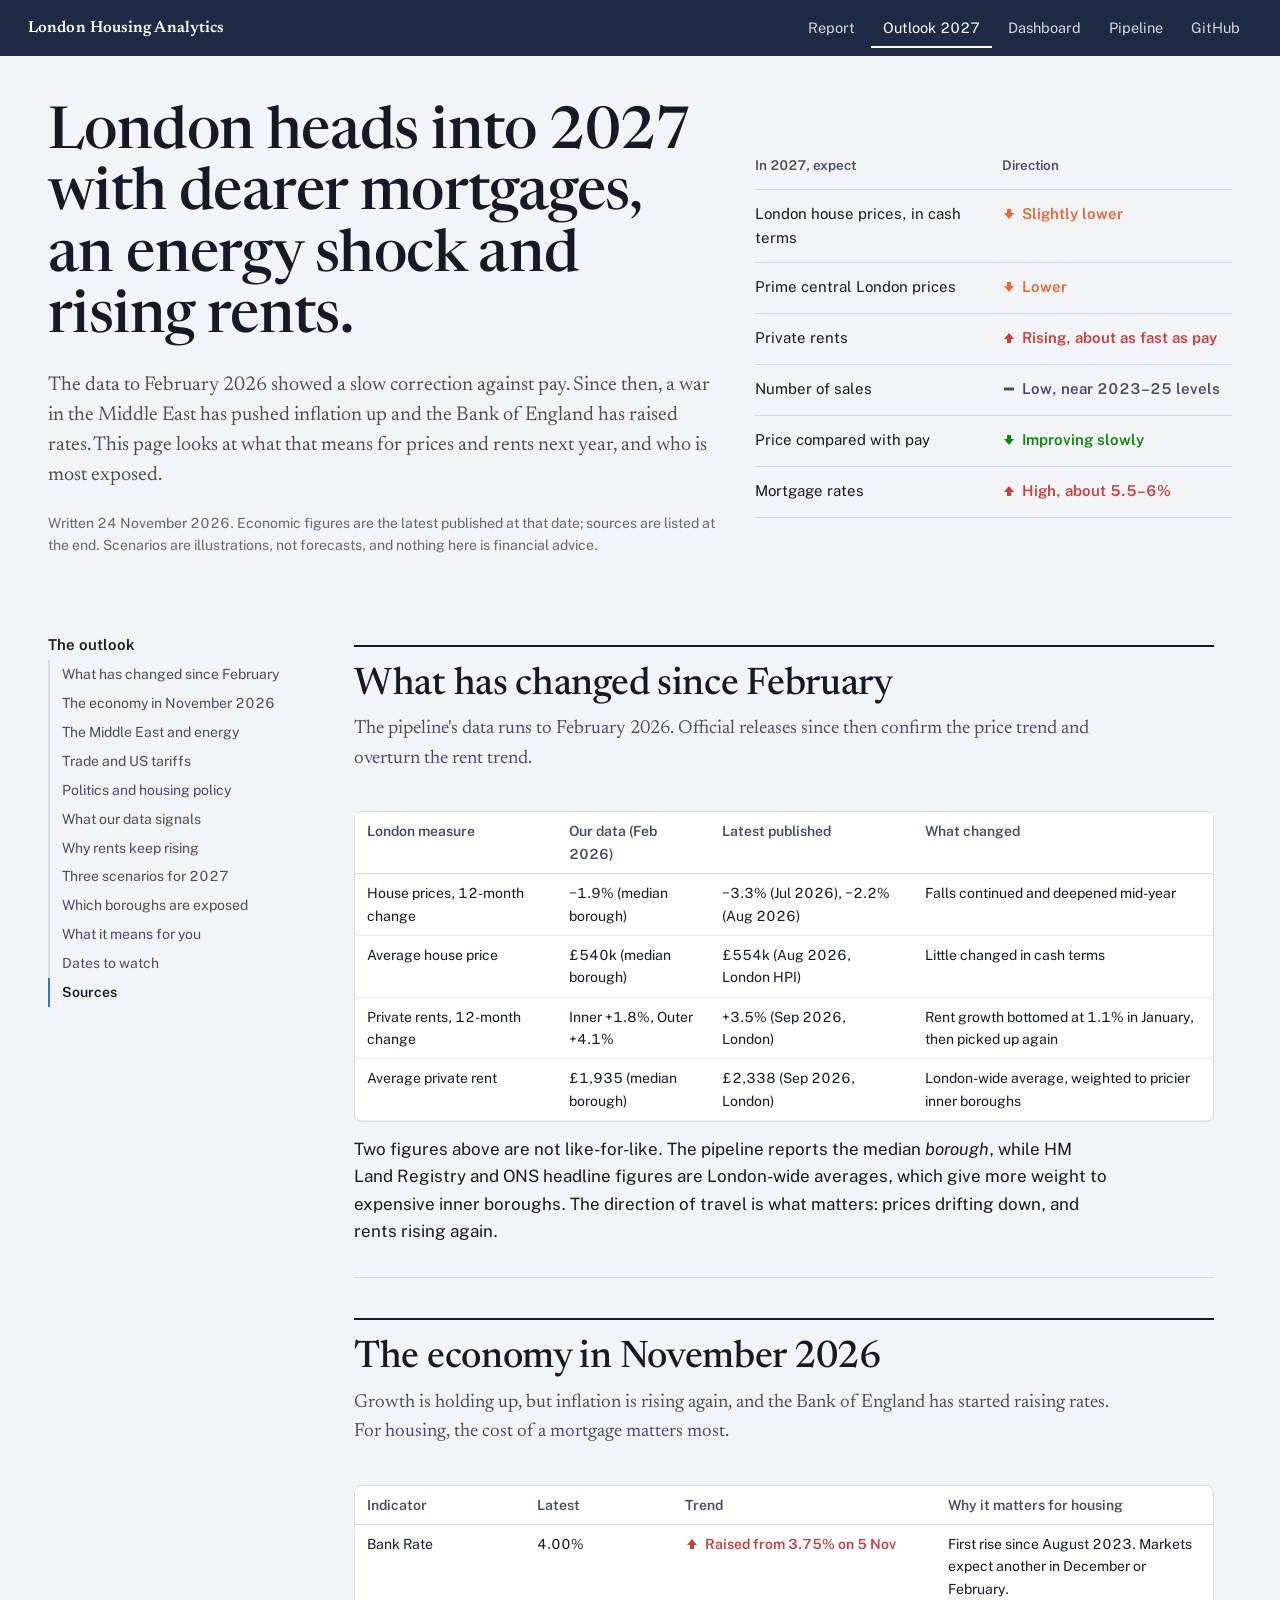
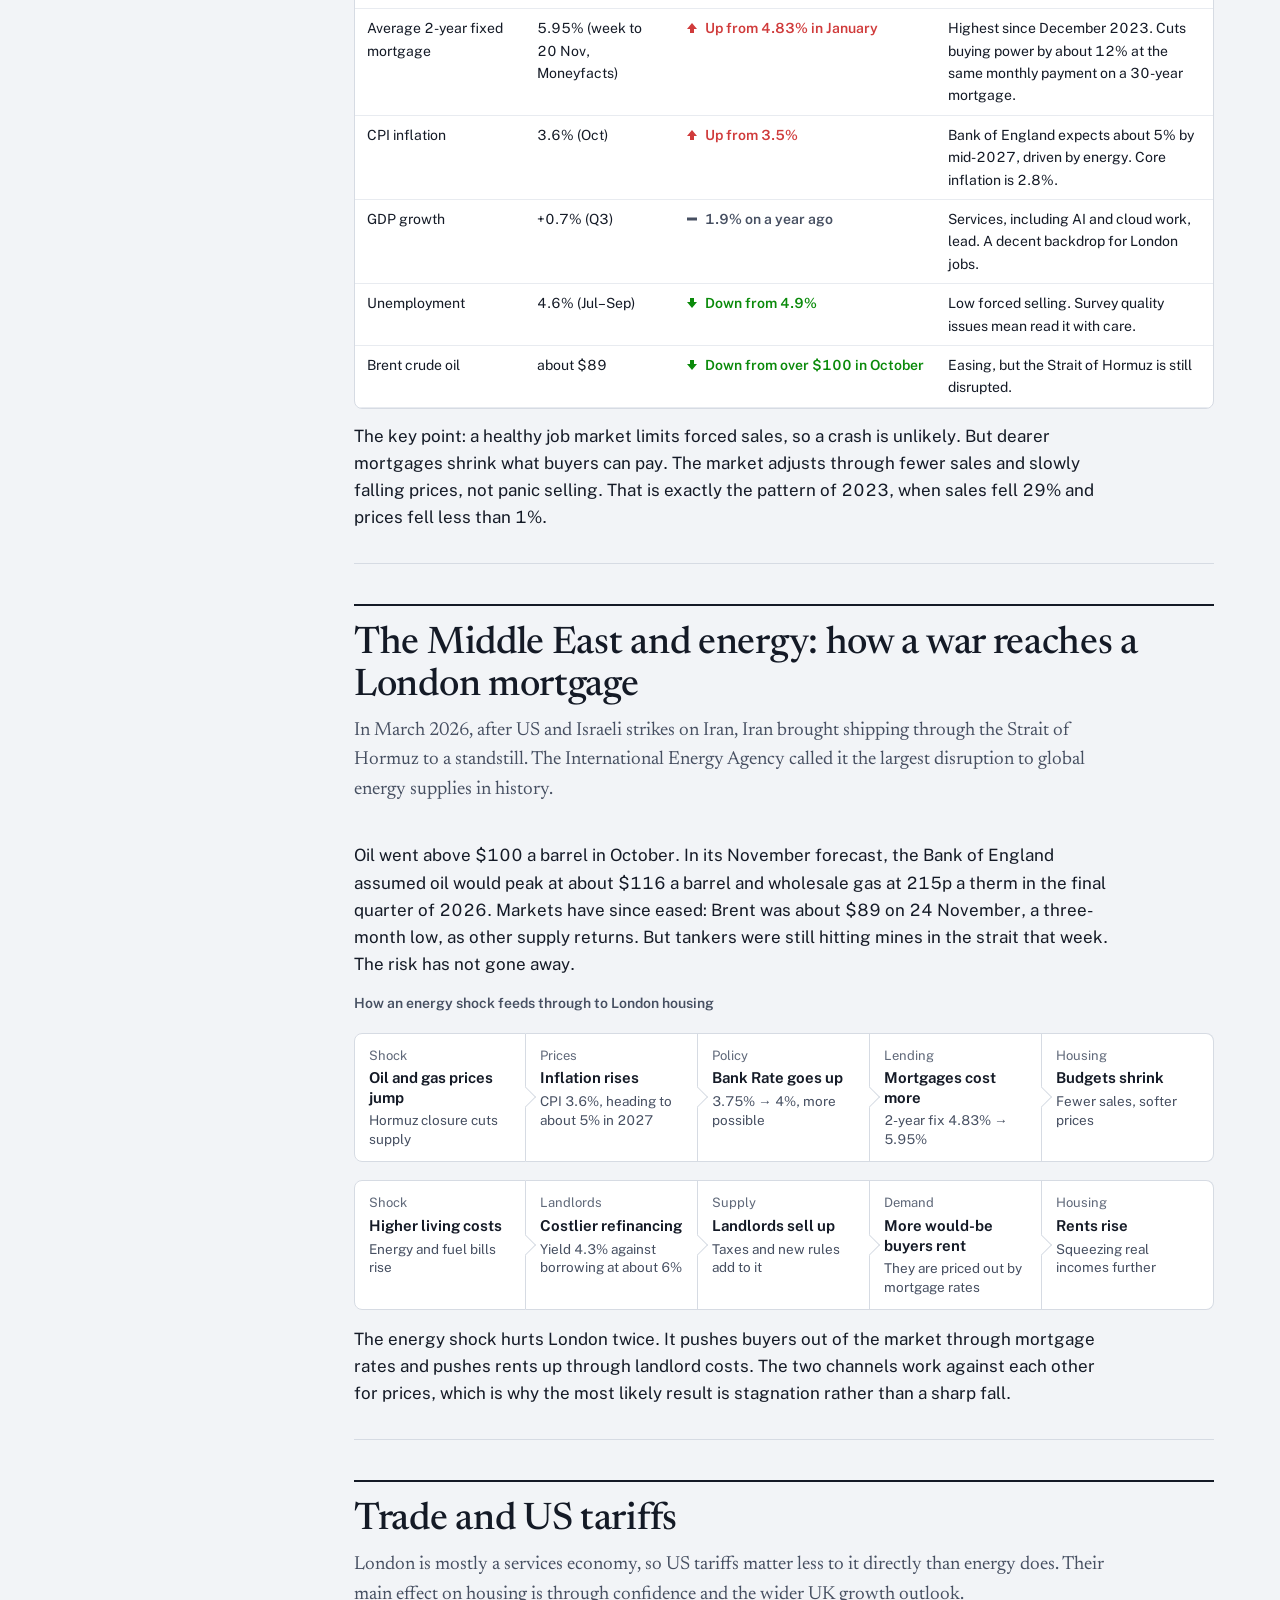
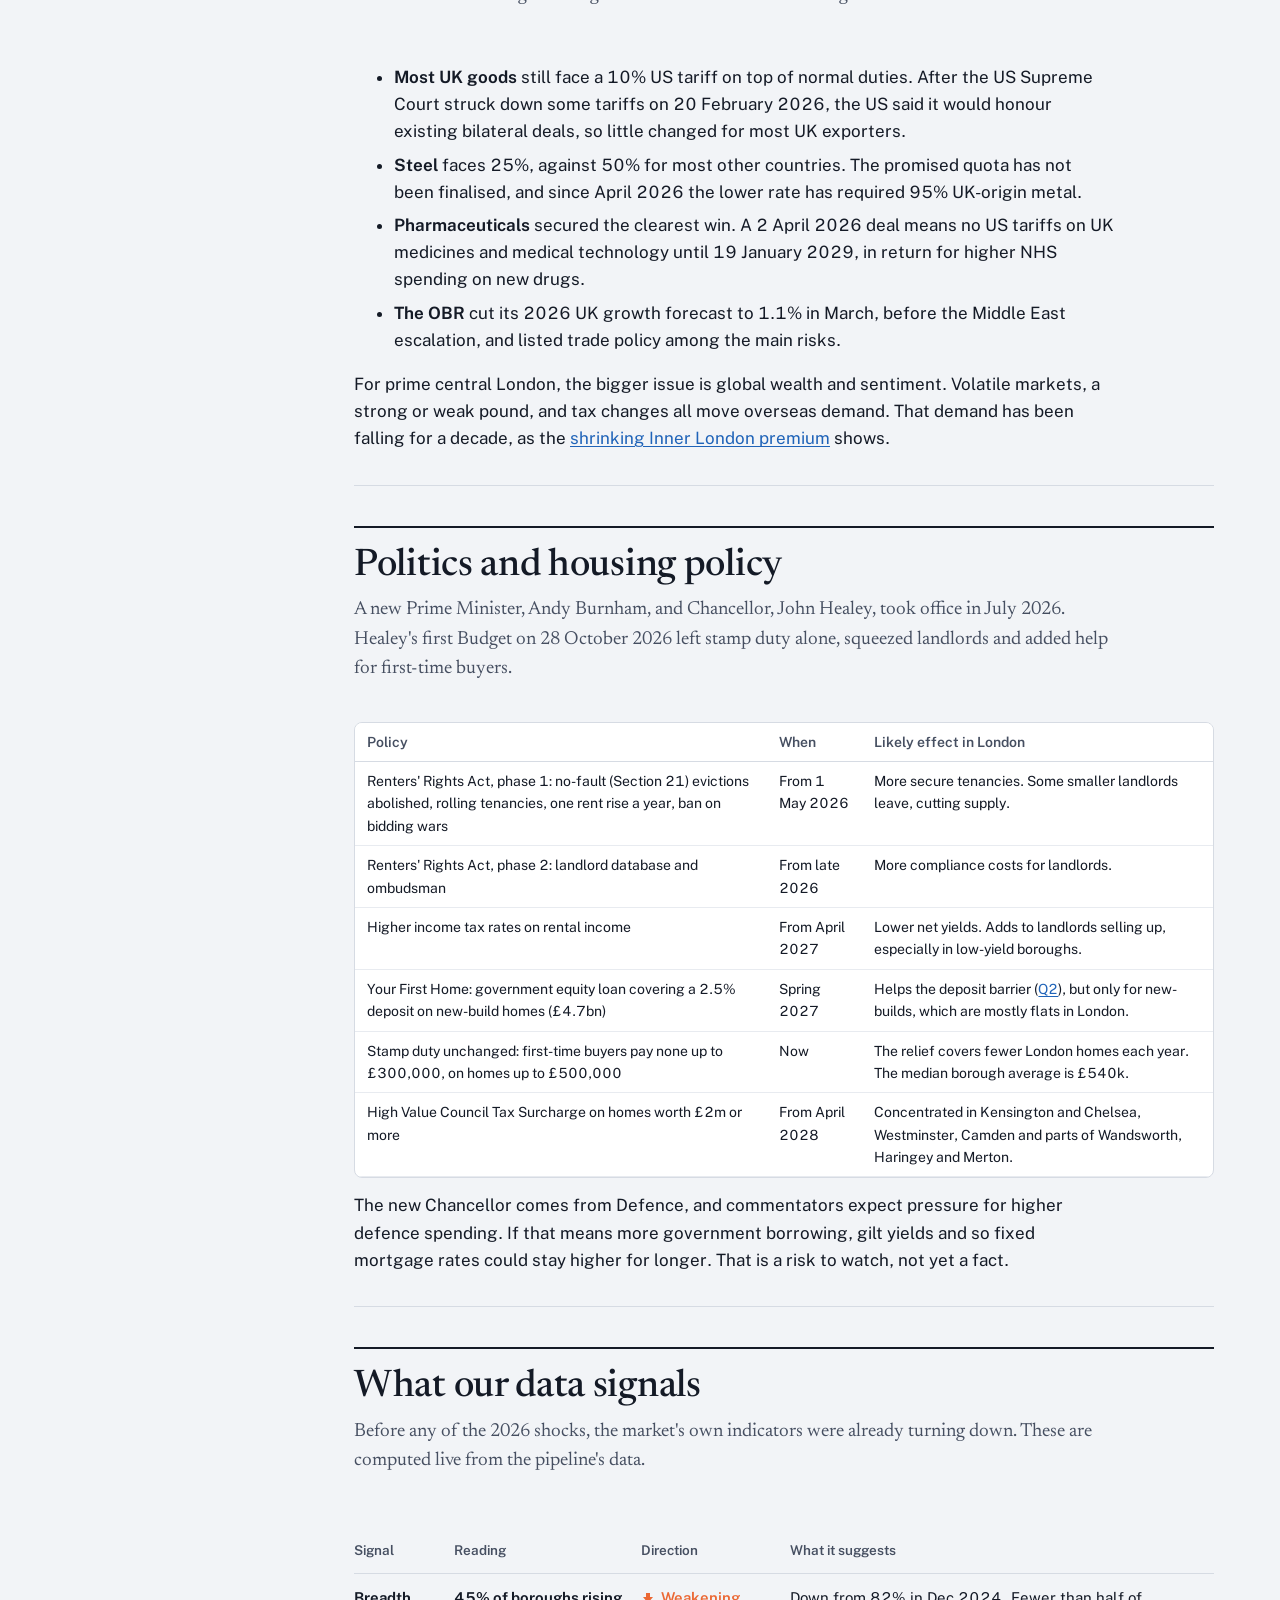
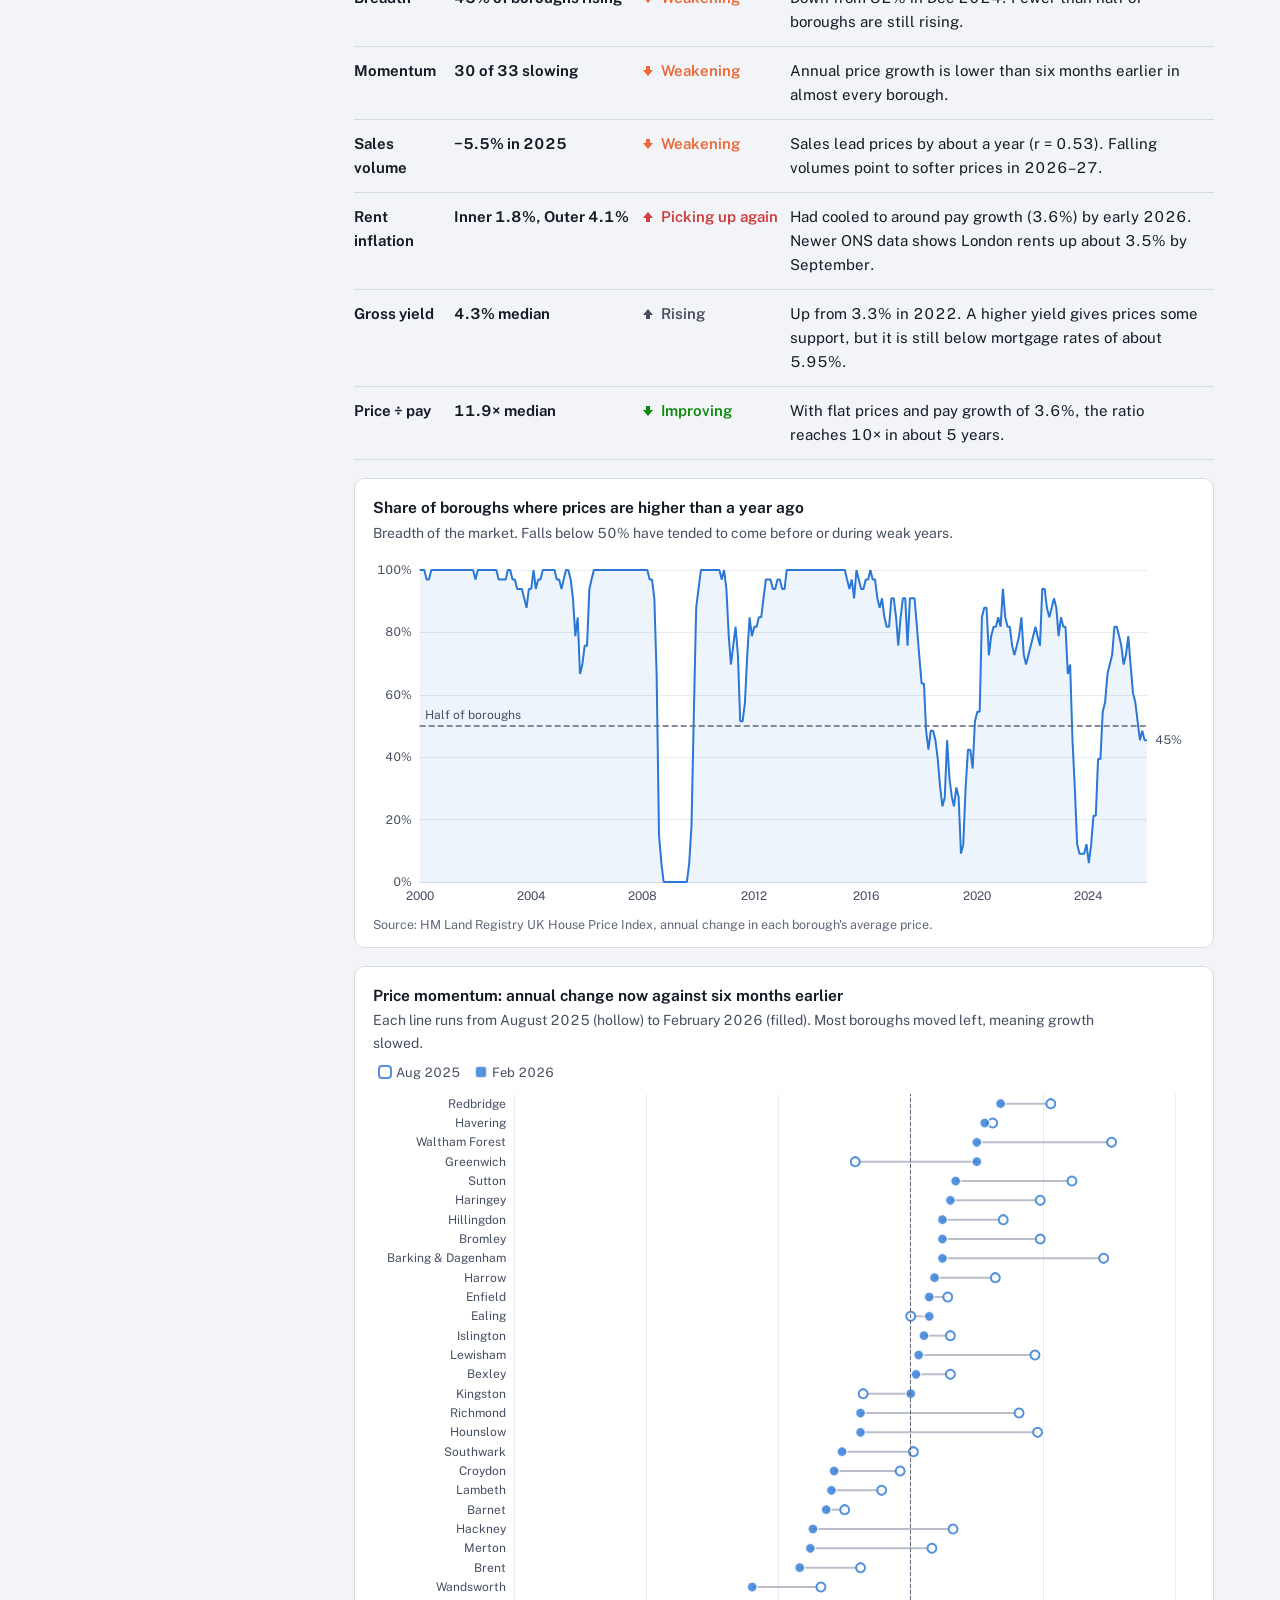
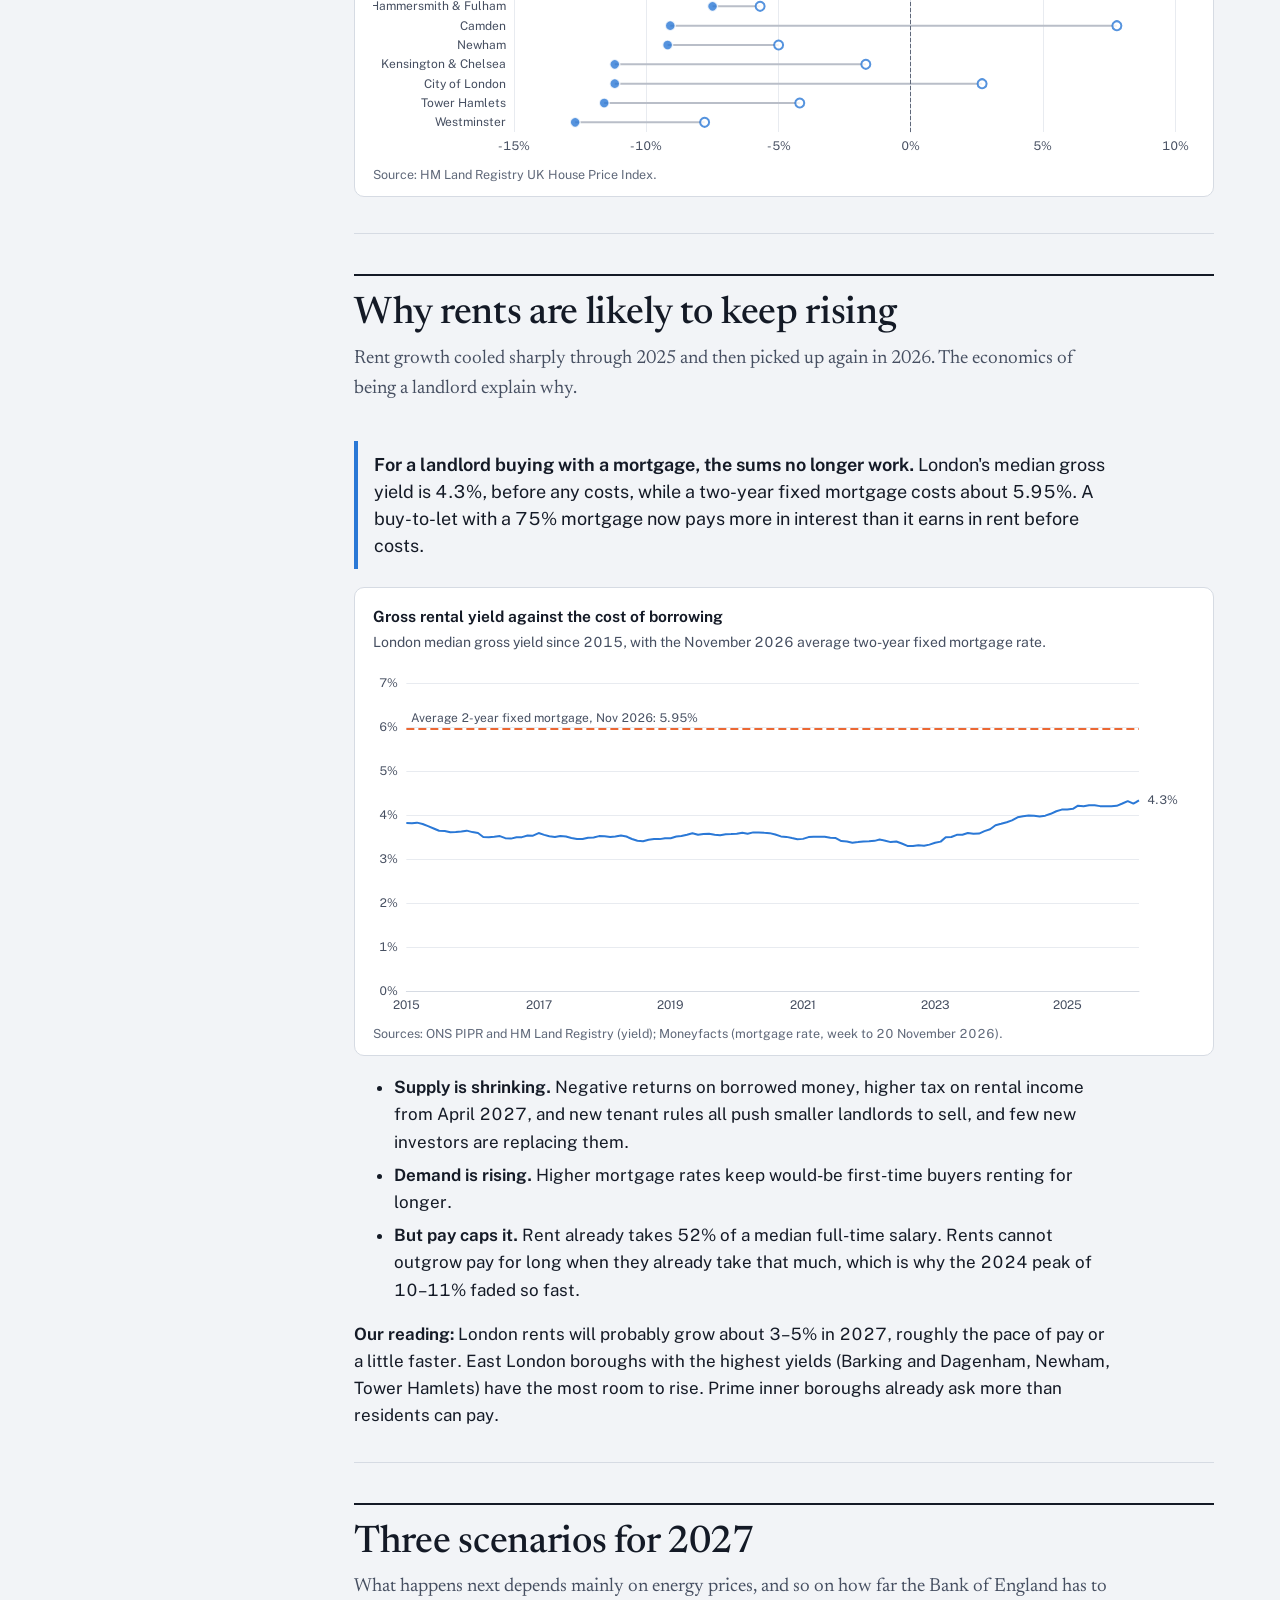
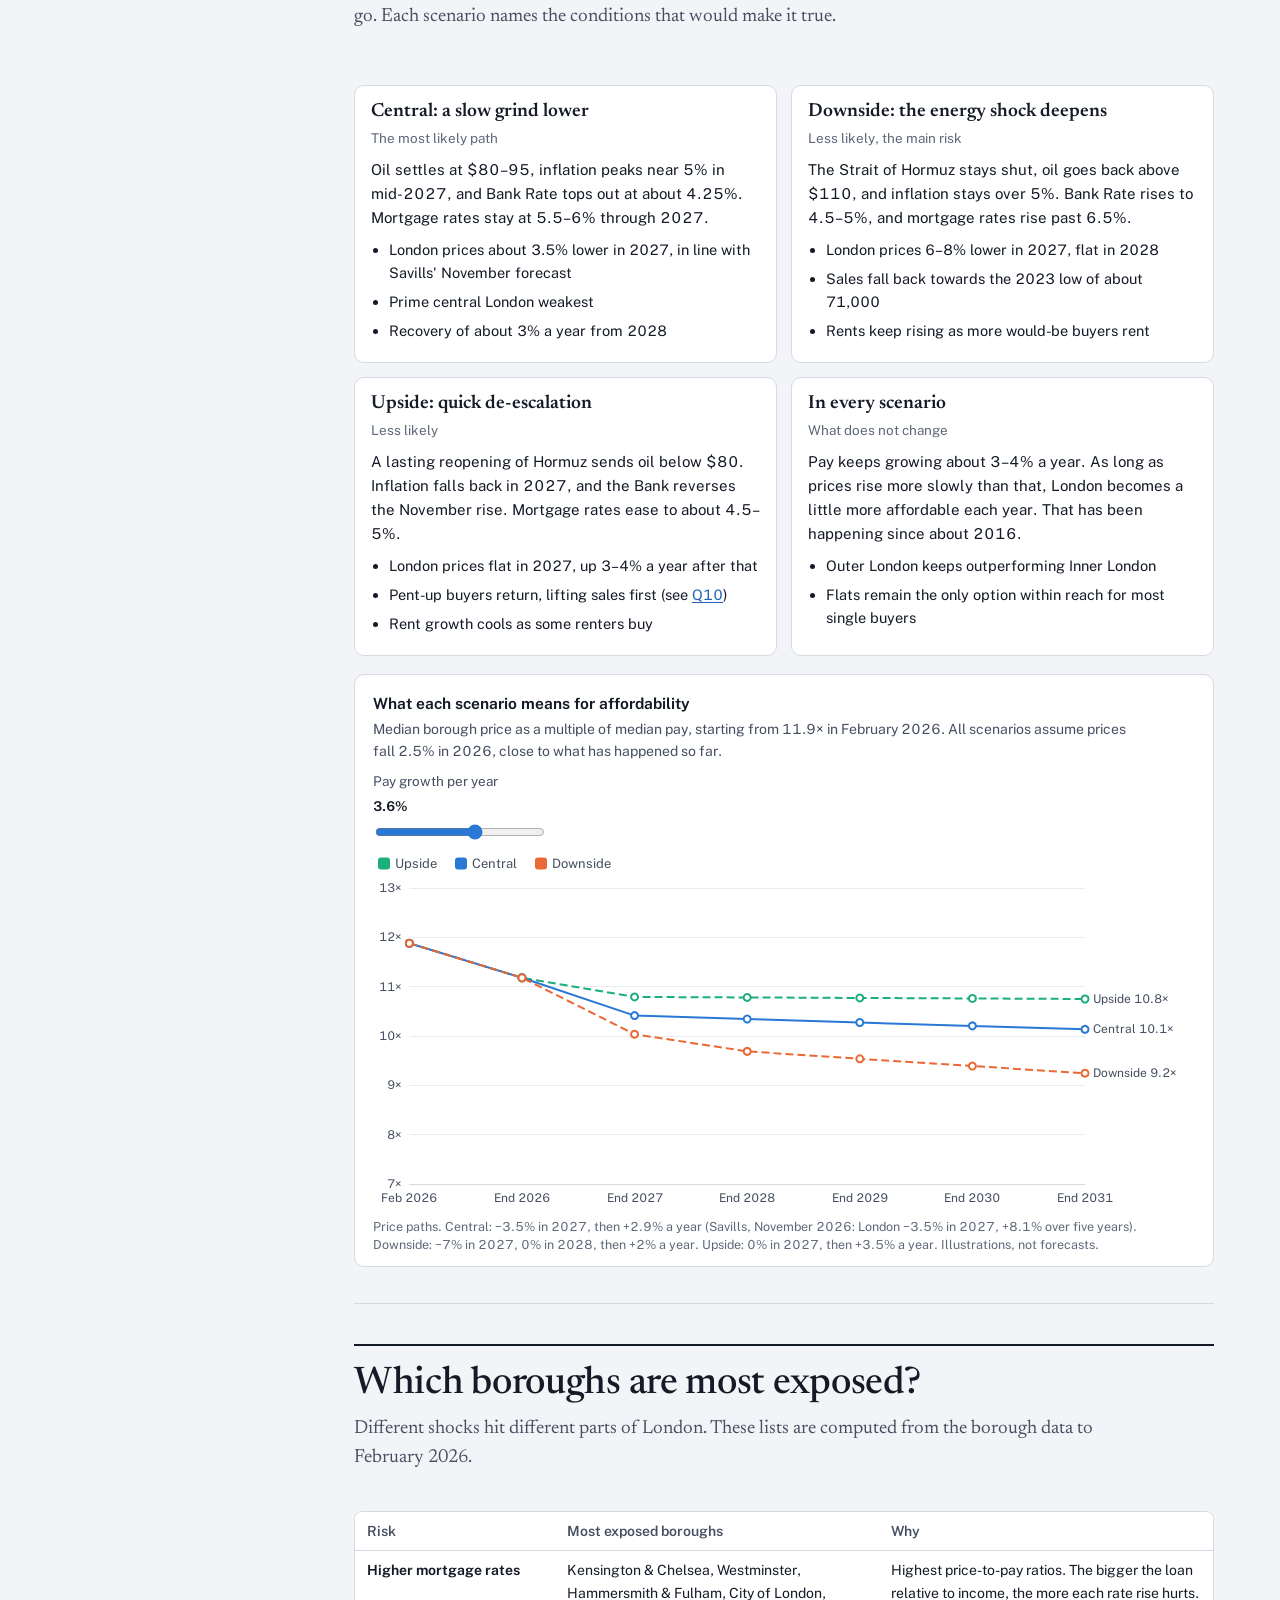
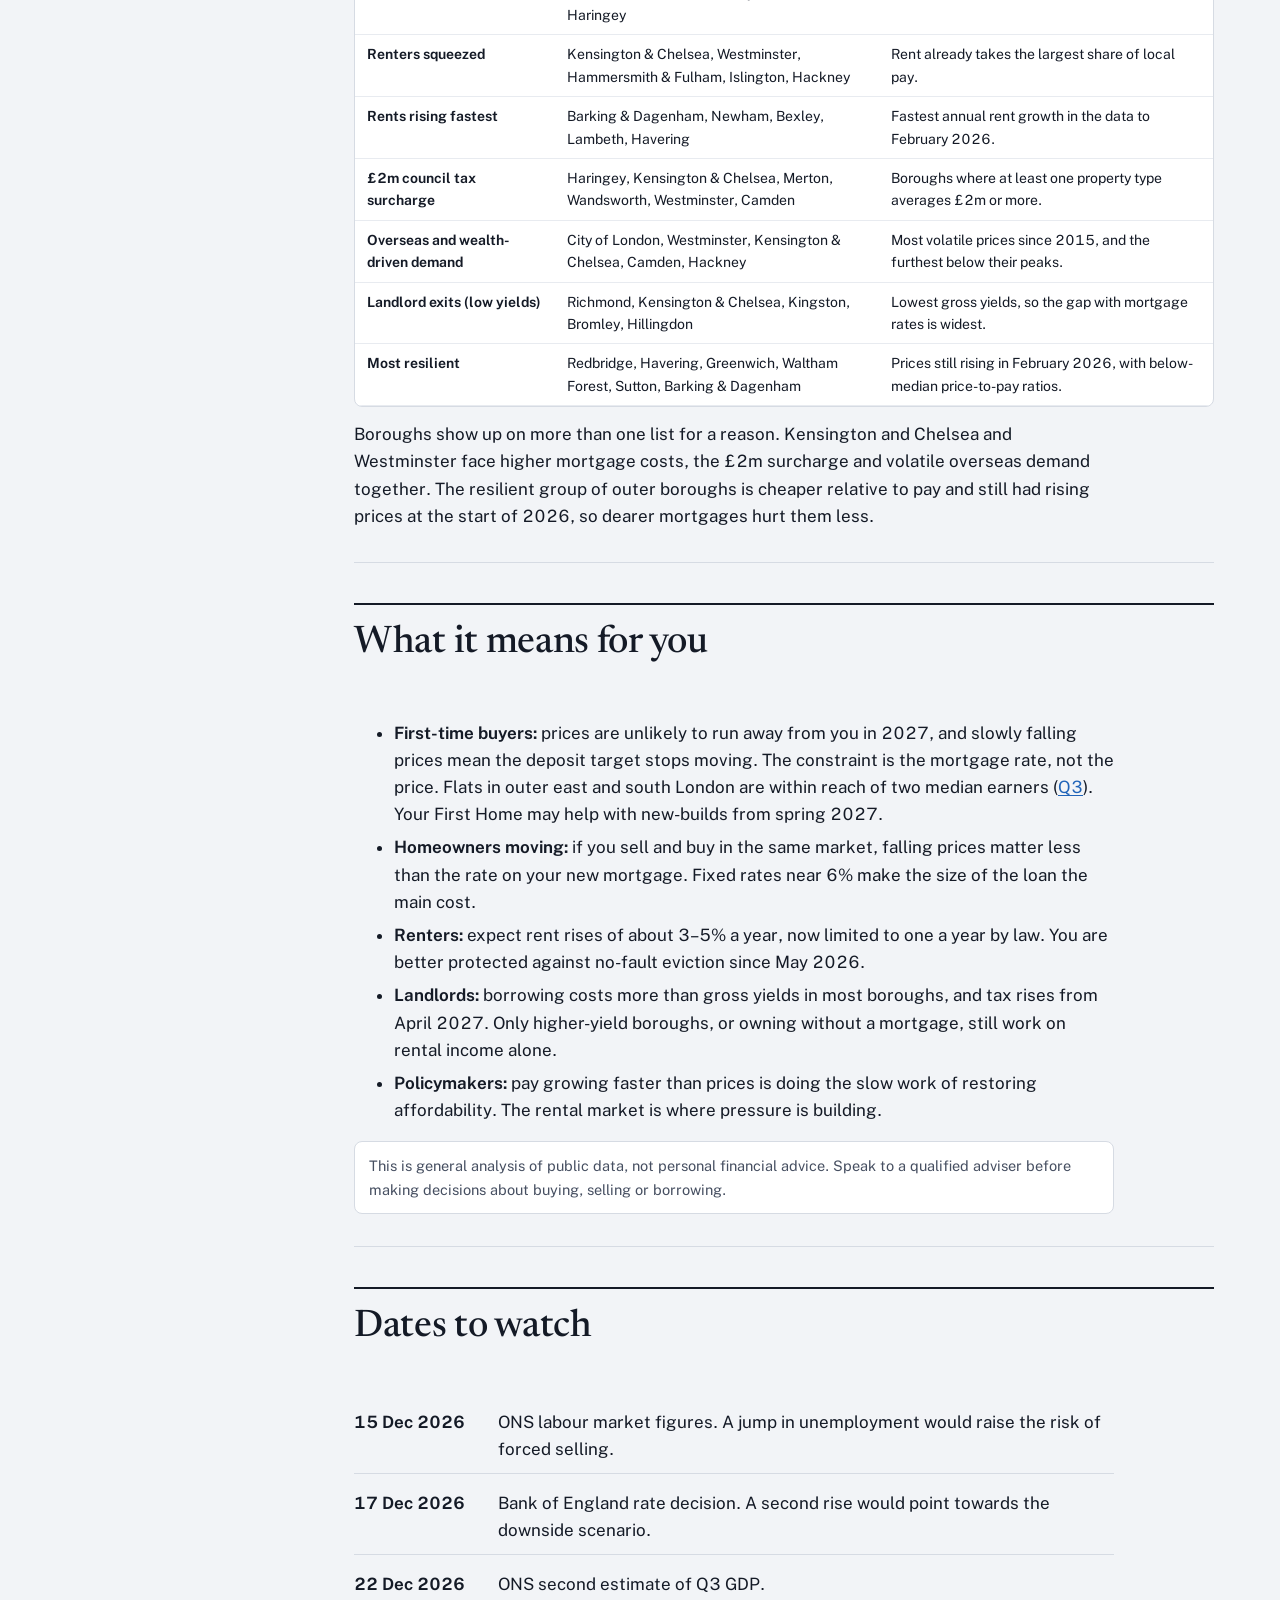
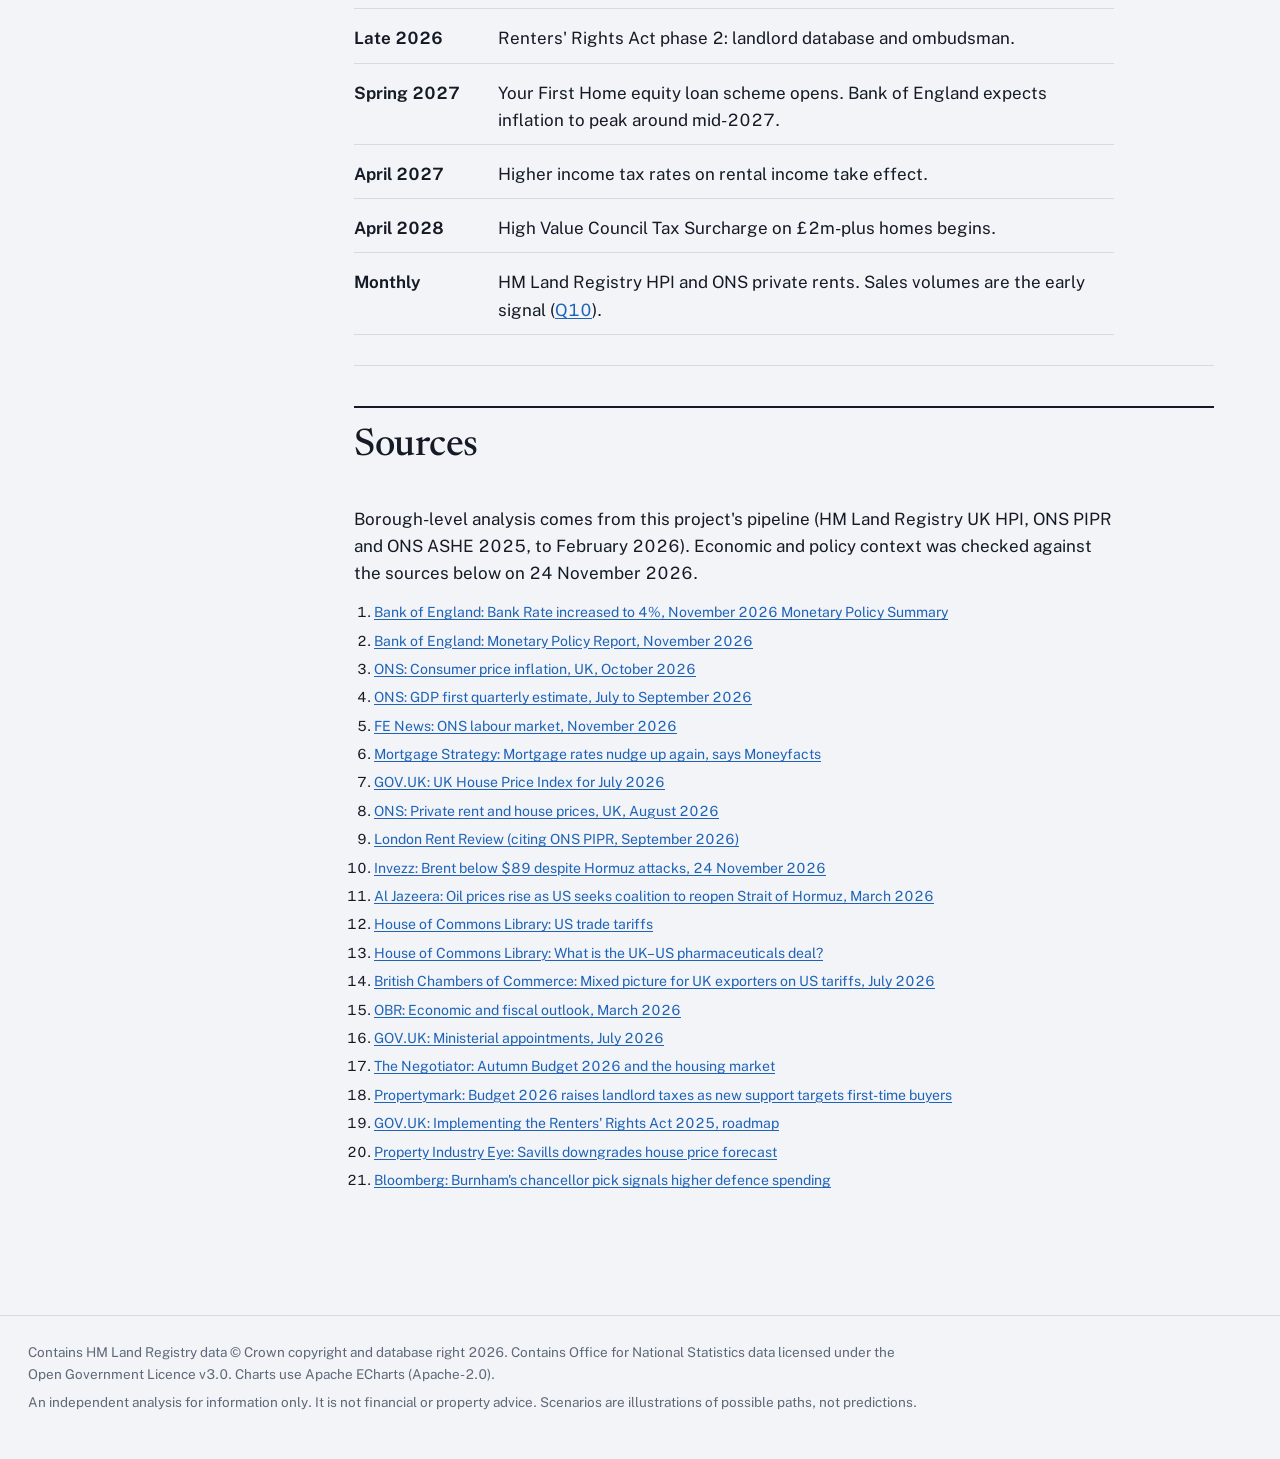
<file: housing-analytics/outlook.html>
<!doctype html>
<html lang="en-GB">
<head>
<meta charset="utf-8">
<meta name="viewport" content="width=device-width, initial-scale=1">
<title>Where London housing is heading: 2027 outlook, risks and scenarios</title>
<meta name="description" content="How the Middle East energy shock, a rate rise, US tariffs and new housing policy are likely to shape London house prices and rents in 2027, with three scenarios and the boroughs most exposed.">
<meta property="og:title" content="Where London housing is heading: the 2027 outlook">
<meta property="og:description" content="Energy shock, dearer mortgages, new rental rules: what they mean for London prices and rents.">
<meta property="og:image" content="https://aosman101.github.io/london-housing-analytics/images/00_full_dashboard.png">
<meta property="og:url" content="https://aosman101.github.io/london-housing-analytics/outlook.html">
<link rel="icon" href="data:image/svg+xml,%3Csvg xmlns='http://www.w3.org/2000/svg' viewBox='0 0 32 32'%3E%3Crect width='32' height='32' rx='6' fill='%231f2a44'/%3E%3Cpath d='M7 24V14l9-6 9 6v10h-6v-6h-6v6z' fill='%23fff'/%3E%3C/svg%3E">
<link rel="preconnect" href="https://fonts.googleapis.com">
<link rel="preconnect" href="https://fonts.gstatic.com" crossorigin>
<link href="https://fonts.googleapis.com/css2?family=Newsreader:opsz,wght@6..72,400;6..72,500;6..72,600&family=Public+Sans:wght@400;600;700&display=swap" rel="stylesheet">
<link rel="stylesheet" href="site/site.css">
<script src="dashboard/vendor/echarts.min.js" defer></script>
<script src="dashboard/data.js" defer></script>
<script src="site/site.js" defer></script>
<script src="site/outlook.js" defer></script>
</head>
<body>
<a class="skip" href="#main">Skip to the outlook</a>
<header class="bar">
  <a class="site" href="./">London Housing Analytics</a>
  <nav aria-label="Site">
    <a href="./">Report</a>
    <a href="outlook.html" aria-current="page">Outlook 2027</a>
    <a href="dashboard/" class="opt">Dashboard</a>
    <a href="architecture.html" class="opt">Pipeline</a>
    <a href="https://github.com/aosman101/london-housing-analytics">GitHub</a>
  </nav>
</header>
<noscript><div class="nojs">The charts on this page need JavaScript. The written analysis works without it.</div></noscript>

<section class="hero wide" aria-labelledby="h1">
  <div>
    <h1 id="h1">London heads into 2027 with dearer mortgages, an energy shock and rising rents.</h1>
    <p class="lede">The data to February 2026 showed a slow correction against pay. Since then, a war in the Middle East has pushed inflation up and the Bank of England has raised rates. This page looks at what that means for prices and rents next year, and who is most exposed.</p>
    <p class="asof">Written 24 November 2026. Economic figures are the latest published at that date; sources are listed at the end. Scenarios are illustrations, not forecasts, and nothing here is financial advice.</p>
  </div>
  <div>
    <table class="signals" aria-label="Headline view for 2027">
      <thead><tr><th scope="col">In 2027, expect</th><th scope="col">Direction</th></tr></thead>
      <tbody>
        <tr><td>London house prices, in cash terms</td><td><span class="dir soft" data-dir="down">Slightly lower</span></td></tr>
        <tr><td>Prime central London prices</td><td><span class="dir soft" data-dir="down">Lower</span></td></tr>
        <tr><td>Private rents</td><td><span class="dir up" data-dir="up">Rising, about as fast as pay</span></td></tr>
        <tr><td>Number of sales</td><td><span class="dir flat" data-dir="flat">Low, near 2023–25 levels</span></td></tr>
        <tr><td>Price compared with pay</td><td><span class="dir down" data-dir="down">Improving slowly</span></td></tr>
        <tr><td>Mortgage rates</td><td><span class="dir up" data-dir="up">High, about 5.5–6%</span></td></tr>
      </tbody>
    </table>
  </div>
</section>

<div class="doc">
  <nav class="toc" aria-label="Sections on this page">
    <h2>The outlook</h2>
    <ol>
      <li><a href="#since">What has changed since February</a></li>
      <li><a href="#economy">The economy in November 2026</a></li>
      <li><a href="#energy">The Middle East and energy</a></li>
      <li><a href="#trade">Trade and US tariffs</a></li>
      <li><a href="#policy">Politics and housing policy</a></li>
      <li><a href="#signals">What our data signals</a></li>
      <li><a href="#rents">Why rents keep rising</a></li>
      <li><a href="#scenarios">Three scenarios for 2027</a></li>
      <li><a href="#exposure">Which boroughs are exposed</a></li>
      <li><a href="#you">What it means for you</a></li>
      <li><a href="#watch">Dates to watch</a></li>
      <li><a href="#sources">Sources</a></li>
    </ol>
  </nav>

  <article id="main">

  <section class="chapter" id="since" aria-labelledby="h-since">
    <h2 id="h-since">What has changed since February</h2>
    <p class="intro">The pipeline's data runs to February 2026. Official releases since then confirm the price trend and overturn the rent trend.</p>
    <div class="qa">
      <div class="tablewrap" style="max-height:none">
        <table class="data plain">
          <thead><tr><th>London measure</th><th>Our data (Feb 2026)</th><th>Latest published</th><th>What changed</th></tr></thead>
          <tbody>
            <tr><td>House prices, 12-month change</td><td>−1.9% (median borough)</td><td>−3.3% (Jul 2026), −2.2% (Aug 2026)</td><td style="white-space:normal">Falls continued and deepened mid-year</td></tr>
            <tr><td>Average house price</td><td>£540k (median borough)</td><td>£554k (Aug 2026, London HPI)</td><td style="white-space:normal">Little changed in cash terms</td></tr>
            <tr><td>Private rents, 12-month change</td><td>Inner +1.8%, Outer +4.1%</td><td>+3.5% (Sep 2026, London)</td><td style="white-space:normal">Rent growth bottomed at 1.1% in January, then picked up again</td></tr>
            <tr><td>Average private rent</td><td>£1,935 (median borough)</td><td>£2,338 (Sep 2026, London)</td><td style="white-space:normal">London-wide average, weighted to pricier inner boroughs</td></tr>
          </tbody>
        </table>
      </div>
      <p style="margin-top:14px">Two figures above are not like-for-like. The pipeline reports the median <em>borough</em>, while HM Land Registry and ONS headline figures are London-wide averages, which give more weight to expensive inner boroughs. The direction of travel is what matters: prices drifting down, and rents rising again.</p>
    </div>
  </section>

  <section class="chapter" id="economy" aria-labelledby="h-econ">
    <h2 id="h-econ">The economy in November 2026</h2>
    <p class="intro">Growth is holding up, but inflation is rising again, and the Bank of England has started raising rates. For housing, the cost of a mortgage matters most.</p>
    <div class="qa">
      <div class="tablewrap" style="max-height:none">
        <table class="data plain">
          <thead><tr><th>Indicator</th><th>Latest</th><th>Trend</th><th>Why it matters for housing</th></tr></thead>
          <tbody>
            <tr><td>Bank Rate</td><td>4.00%</td><td><span class="dir up">Raised from 3.75% on 5 Nov</span></td><td style="white-space:normal">First rise since August 2023. Markets expect another in December or February.</td></tr>
            <tr><td>Average 2-year fixed mortgage</td><td>5.95% (week to 20 Nov, Moneyfacts)</td><td><span class="dir up">Up from 4.83% in January</span></td><td style="white-space:normal">Highest since December 2023. Cuts buying power by about 12% at the same monthly payment on a 30-year mortgage.</td></tr>
            <tr><td>CPI inflation</td><td>3.6% (Oct)</td><td><span class="dir up">Up from 3.5%</span></td><td style="white-space:normal">Bank of England expects about 5% by mid-2027, driven by energy. Core inflation is 2.8%.</td></tr>
            <tr><td>GDP growth</td><td>+0.7% (Q3)</td><td><span class="dir flat">1.9% on a year ago</span></td><td style="white-space:normal">Services, including AI and cloud work, lead. A decent backdrop for London jobs.</td></tr>
            <tr><td>Unemployment</td><td>4.6% (Jul–Sep)</td><td><span class="dir down">Down from 4.9%</span></td><td style="white-space:normal">Low forced selling. Survey quality issues mean read it with care.</td></tr>
            <tr><td>Brent crude oil</td><td>about $89</td><td><span class="dir down">Down from over $100 in October</span></td><td style="white-space:normal">Easing, but the Strait of Hormuz is still disrupted.</td></tr>
          </tbody>
        </table>
      </div>
      <p style="margin-top:14px">The key point: a healthy job market limits forced sales, so a crash is unlikely. But dearer mortgages shrink what buyers can pay. The market adjusts through fewer sales and slowly falling prices, not panic selling. That is exactly the pattern of 2023, when sales fell 29% and prices fell less than 1%.</p>
    </div>
  </section>

  <section class="chapter" id="energy" aria-labelledby="h-energy">
    <h2 id="h-energy">The Middle East and energy: how a war reaches a London mortgage</h2>
    <p class="intro">In March 2026, after US and Israeli strikes on Iran, Iran brought shipping through the Strait of Hormuz to a standstill. The International Energy Agency called it the largest disruption to global energy supplies in history.</p>
    <div class="qa">
      <p>Oil went above $100 a barrel in October. In its November forecast, the Bank of England assumed oil would peak at about $116 a barrel and wholesale gas at 215p a therm in the final quarter of 2026. Markets have since eased: Brent was about $89 on 24 November, a three-month low, as other supply returns. But tankers were still hitting mines in the strait that week. The risk has not gone away.</p>
      <p class="flowlabel">How an energy shock feeds through to London housing</p>
      <div class="flow" role="list">
        <div class="step" role="listitem"><div class="k">Shock</div><div class="t">Oil and gas prices jump</div><div class="d">Hormuz closure cuts supply</div></div>
        <div class="step" role="listitem"><div class="k">Prices</div><div class="t">Inflation rises</div><div class="d">CPI 3.6%, heading to about 5% in 2027</div></div>
        <div class="step" role="listitem"><div class="k">Policy</div><div class="t">Bank Rate goes up</div><div class="d">3.75% → 4%, more possible</div></div>
        <div class="step" role="listitem"><div class="k">Lending</div><div class="t">Mortgages cost more</div><div class="d">2-year fix 4.83% → 5.95%</div></div>
        <div class="step" role="listitem"><div class="k">Housing</div><div class="t">Budgets shrink</div><div class="d">Fewer sales, softer prices</div></div>
      </div>
      <div class="flow" role="list" aria-label="Rental channel">
        <div class="step" role="listitem"><div class="k">Shock</div><div class="t">Higher living costs</div><div class="d">Energy and fuel bills rise</div></div>
        <div class="step" role="listitem"><div class="k">Landlords</div><div class="t">Costlier refinancing</div><div class="d">Yield 4.3% against borrowing at about 6%</div></div>
        <div class="step" role="listitem"><div class="k">Supply</div><div class="t">Landlords sell up</div><div class="d">Taxes and new rules add to it</div></div>
        <div class="step" role="listitem"><div class="k">Demand</div><div class="t">More would-be buyers rent</div><div class="d">They are priced out by mortgage rates</div></div>
        <div class="step" role="listitem"><div class="k">Housing</div><div class="t">Rents rise</div><div class="d">Squeezing real incomes further</div></div>
      </div>
      <p style="margin-top:16px">The energy shock hurts London twice. It pushes buyers out of the market through mortgage rates and pushes rents up through landlord costs. The two channels work against each other for prices, which is why the most likely result is stagnation rather than a sharp fall.</p>
    </div>
  </section>

  <section class="chapter" id="trade" aria-labelledby="h-trade">
    <h2 id="h-trade">Trade and US tariffs</h2>
    <p class="intro">London is mostly a services economy, so US tariffs matter less to it directly than energy does. Their main effect on housing is through confidence and the wider UK growth outlook.</p>
    <div class="qa">
      <ul>
        <li><strong>Most UK goods</strong> still face a 10% US tariff on top of normal duties. After the US Supreme Court struck down some tariffs on 20 February 2026, the US said it would honour existing bilateral deals, so little changed for most UK exporters.</li>
        <li><strong>Steel</strong> faces 25%, against 50% for most other countries. The promised quota has not been finalised, and since April 2026 the lower rate has required 95% UK-origin metal.</li>
        <li><strong>Pharmaceuticals</strong> secured the clearest win. A 2 April 2026 deal means no US tariffs on UK medicines and medical technology until 19 January 2029, in return for higher NHS spending on new drugs.</li>
        <li><strong>The OBR</strong> cut its 2026 UK growth forecast to 1.1% in March, before the Middle East escalation, and listed trade policy among the main risks.</li>
      </ul>
      <p>For prime central London, the bigger issue is global wealth and sentiment. Volatile markets, a strong or weak pound, and tax changes all move overseas demand. That demand has been falling for a decade, as the <a href="./#q11">shrinking Inner London premium</a> shows.</p>
    </div>
  </section>

  <section class="chapter" id="policy" aria-labelledby="h-policy">
    <h2 id="h-policy">Politics and housing policy</h2>
    <p class="intro">A new Prime Minister, Andy Burnham, and Chancellor, John Healey, took office in July 2026. Healey's first Budget on 28 October 2026 left stamp duty alone, squeezed landlords and added help for first-time buyers.</p>
    <div class="qa">
      <div class="tablewrap" style="max-height:none">
        <table class="data plain">
          <thead><tr><th>Policy</th><th>When</th><th>Likely effect in London</th></tr></thead>
          <tbody>
            <tr><td style="white-space:normal">Renters' Rights Act, phase 1: no-fault (Section 21) evictions abolished, rolling tenancies, one rent rise a year, ban on bidding wars</td><td>From 1 May 2026</td><td style="white-space:normal">More secure tenancies. Some smaller landlords leave, cutting supply.</td></tr>
            <tr><td style="white-space:normal">Renters' Rights Act, phase 2: landlord database and ombudsman</td><td>From late 2026</td><td style="white-space:normal">More compliance costs for landlords.</td></tr>
            <tr><td style="white-space:normal">Higher income tax rates on rental income</td><td>From April 2027</td><td style="white-space:normal">Lower net yields. Adds to landlords selling up, especially in low-yield boroughs.</td></tr>
            <tr><td style="white-space:normal">Your First Home: government equity loan covering a 2.5% deposit on new-build homes (£4.7bn)</td><td>Spring 2027</td><td style="white-space:normal">Helps the deposit barrier (<a href="./#q2">Q2</a>), but only for new-builds, which are mostly flats in London.</td></tr>
            <tr><td style="white-space:normal">Stamp duty unchanged: first-time buyers pay none up to £300,000, on homes up to £500,000</td><td>Now</td><td style="white-space:normal">The relief covers fewer London homes each year. The median borough average is £540k.</td></tr>
            <tr><td style="white-space:normal">High Value Council Tax Surcharge on homes worth £2m or more</td><td>From April 2028</td><td style="white-space:normal">Concentrated in Kensington and Chelsea, Westminster, Camden and parts of Wandsworth, Haringey and Merton.</td></tr>
          </tbody>
        </table>
      </div>
      <p style="margin-top:14px">The new Chancellor comes from Defence, and commentators expect pressure for higher defence spending. If that means more government borrowing, gilt yields and so fixed mortgage rates could stay higher for longer. That is a risk to watch, not yet a fact.</p>
    </div>
  </section>

  <section class="chapter" id="signals" aria-labelledby="h-sig">
    <h2 id="h-sig">What our data signals</h2>
    <p class="intro">Before any of the 2026 shocks, the market's own indicators were already turning down. These are computed live from the pipeline's data.</p>
    <div class="qa">
      <table class="signals">
        <thead><tr><th scope="col">Signal</th><th scope="col">Reading</th><th scope="col">Direction</th><th scope="col">What it suggests</th></tr></thead>
        <tbody id="sigBody"></tbody>
      </table>
      <figure class="fig">
        <p class="ft">Share of boroughs where prices are higher than a year ago</p>
        <p class="fs">Breadth of the market. Falls below 50% have tended to come before or during weak years.</p>
        <div class="chart" id="cBreadth" role="img" aria-label="Line chart of the share of London boroughs with rising annual prices since 2000"></div>
        <figcaption>Source: HM Land Registry UK House Price Index, annual change in each borough's average price.</figcaption>
      </figure>
      <figure class="fig">
        <p class="ft">Price momentum: annual change now against six months earlier</p>
        <p class="fs">Each line runs from August 2025 (hollow) to February 2026 (filled). Most boroughs moved left, meaning growth slowed.</p>
        <div class="chart tall" id="cMom" role="img" aria-label="Dumbbell chart showing annual price change in each borough in August 2025 and February 2026"></div>
        <figcaption>Source: HM Land Registry UK House Price Index.</figcaption>
      </figure>
    </div>
  </section>

  <section class="chapter" id="rents" aria-labelledby="h-rents">
    <h2 id="h-rents">Why rents are likely to keep rising</h2>
    <p class="intro">Rent growth cooled sharply through 2025 and then picked up again in 2026. The economics of being a landlord explain why.</p>
    <div class="qa">
      <p class="short"><strong>For a landlord buying with a mortgage, the sums no longer work.</strong> London's median gross yield is 4.3%, before any costs, while a two-year fixed mortgage costs about 5.95%. A buy-to-let with a 75% mortgage now pays more in interest than it earns in rent before costs.</p>
      <figure class="fig">
        <p class="ft">Gross rental yield against the cost of borrowing</p>
        <p class="fs">London median gross yield since 2015, with the November 2026 average two-year fixed mortgage rate.</p>
        <div class="chart" id="cCarry" role="img" aria-label="Line chart of London median gross yield rising to 4.3 percent, below a reference line at 5.95 percent for mortgage rates"></div>
        <figcaption>Sources: ONS PIPR and HM Land Registry (yield); Moneyfacts (mortgage rate, week to 20 November 2026).</figcaption>
      </figure>
      <ul>
        <li><strong>Supply is shrinking.</strong> Negative returns on borrowed money, higher tax on rental income from April 2027, and new tenant rules all push smaller landlords to sell, and few new investors are replacing them.</li>
        <li><strong>Demand is rising.</strong> Higher mortgage rates keep would-be first-time buyers renting for longer.</li>
        <li><strong>But pay caps it.</strong> Rent already takes 52% of a median full-time salary. Rents cannot outgrow pay for long when they already take that much, which is why the 2024 peak of 10–11% faded so fast.</li>
      </ul>
      <p><strong>Our reading:</strong> London rents will probably grow about 3–5% in 2027, roughly the pace of pay or a little faster. East London boroughs with the highest yields (Barking and Dagenham, Newham, Tower Hamlets) have the most room to rise. Prime inner boroughs already ask more than residents can pay.</p>
    </div>
  </section>

  <section class="chapter" id="scenarios" aria-labelledby="h-scen">
    <h2 id="h-scen">Three scenarios for 2027</h2>
    <p class="intro">What happens next depends mainly on energy prices, and so on how far the Bank of England has to go. Each scenario names the conditions that would make it true.</p>
    <div class="qa">
      <div class="scen">
        <div>
          <h4>Central: a slow grind lower</h4>
          <p class="odds">The most likely path</p>
          <p>Oil settles at $80–95, inflation peaks near 5% in mid-2027, and Bank Rate tops out at about 4.25%. Mortgage rates stay at 5.5–6% through 2027.</p>
          <ul><li>London prices about 3.5% lower in 2027, in line with Savills' November forecast</li><li>Prime central London weakest</li><li>Recovery of about 3% a year from 2028</li></ul>
        </div>
        <div>
          <h4>Downside: the energy shock deepens</h4>
          <p class="odds">Less likely, the main risk</p>
          <p>The Strait of Hormuz stays shut, oil goes back above $110, and inflation stays over 5%. Bank Rate rises to 4.5–5%, and mortgage rates rise past 6.5%.</p>
          <ul><li>London prices 6–8% lower in 2027, flat in 2028</li><li>Sales fall back towards the 2023 low of about 71,000</li><li>Rents keep rising as more would-be buyers rent</li></ul>
        </div>
        <div>
          <h4>Upside: quick de-escalation</h4>
          <p class="odds">Less likely</p>
          <p>A lasting reopening of Hormuz sends oil below $80. Inflation falls back in 2027, and the Bank reverses the November rise. Mortgage rates ease to about 4.5–5%.</p>
          <ul><li>London prices flat in 2027, up 3–4% a year after that</li><li>Pent-up buyers return, lifting sales first (see <a href="./#q10">Q10</a>)</li><li>Rent growth cools as some renters buy</li></ul>
        </div>
        <div>
          <h4>In every scenario</h4>
          <p class="odds">What does not change</p>
          <p>Pay keeps growing about 3–4% a year. As long as prices rise more slowly than that, London becomes a little more affordable each year. That has been happening since about 2016.</p>
          <ul><li>Outer London keeps outperforming Inner London</li><li>Flats remain the only option within reach for most single buyers</li></ul>
        </div>
      </div>
      <figure class="fig">
        <p class="ft">What each scenario means for affordability</p>
        <p class="fs">Median borough price as a multiple of median pay, starting from 11.9× in February 2026. All scenarios assume prices fall 2.5% in 2026, close to what has happened so far.</p>
        <div class="controls">
          <label class="ctl">Pay growth per year <output id="oPay">3.6%</output>
            <input type="range" id="rPay" min="0" max="6" step="0.1" value="3.6"></label>
        </div>
        <div class="chart" id="cScen" role="img" aria-label="Line chart projecting the median price-to-earnings ratio under three scenarios to 2031"></div>
        <figcaption>Price paths. Central: −3.5% in 2027, then +2.9% a year (Savills, November 2026: London −3.5% in 2027, +8.1% over five years). Downside: −7% in 2027, 0% in 2028, then +2% a year. Upside: 0% in 2027, then +3.5% a year. Illustrations, not forecasts.</figcaption>
      </figure>
    </div>
  </section>

  <section class="chapter" id="exposure" aria-labelledby="h-exp">
    <h2 id="h-exp">Which boroughs are most exposed?</h2>
    <p class="intro">Different shocks hit different parts of London. These lists are computed from the borough data to February 2026.</p>
    <div class="qa">
      <div class="tablewrap" style="max-height:none"><table class="data plain" id="tExp"></table></div>
      <p style="margin-top:14px">Boroughs show up on more than one list for a reason. Kensington and Chelsea and Westminster face higher mortgage costs, the £2m surcharge and volatile overseas demand together. The resilient group of outer boroughs is cheaper relative to pay and still had rising prices at the start of 2026, so dearer mortgages hurt them less.</p>
    </div>
  </section>

  <section class="chapter" id="you" aria-labelledby="h-you">
    <h2 id="h-you">What it means for you</h2>
    <div class="qa">
      <ul>
        <li><strong>First-time buyers:</strong> prices are unlikely to run away from you in 2027, and slowly falling prices mean the deposit target stops moving. The constraint is the mortgage rate, not the price. Flats in outer east and south London are within reach of two median earners (<a href="./#q3">Q3</a>). Your First Home may help with new-builds from spring 2027.</li>
        <li><strong>Homeowners moving:</strong> if you sell and buy in the same market, falling prices matter less than the rate on your new mortgage. Fixed rates near 6% make the size of the loan the main cost.</li>
        <li><strong>Renters:</strong> expect rent rises of about 3–5% a year, now limited to one a year by law. You are better protected against no-fault eviction since May 2026.</li>
        <li><strong>Landlords:</strong> borrowing costs more than gross yields in most boroughs, and tax rises from April 2027. Only higher-yield boroughs, or owning without a mortgage, still work on rental income alone.</li>
        <li><strong>Policymakers:</strong> pay growing faster than prices is doing the slow work of restoring affordability. The rental market is where pressure is building.</li>
      </ul>
      <p class="note">This is general analysis of public data, not personal financial advice. Speak to a qualified adviser before making decisions about buying, selling or borrowing.</p>
    </div>
  </section>

  <section class="chapter" id="watch" aria-labelledby="h-watch">
    <h2 id="h-watch">Dates to watch</h2>
    <div class="qa">
      <ul class="watch">
        <li><span class="when">15 Dec 2026</span><span>ONS labour market figures. A jump in unemployment would raise the risk of forced selling.</span></li>
        <li><span class="when">17 Dec 2026</span><span>Bank of England rate decision. A second rise would point towards the downside scenario.</span></li>
        <li><span class="when">22 Dec 2026</span><span>ONS second estimate of Q3 GDP.</span></li>
        <li><span class="when">Late 2026</span><span>Renters' Rights Act phase 2: landlord database and ombudsman.</span></li>
        <li><span class="when">Spring 2027</span><span>Your First Home equity loan scheme opens. Bank of England expects inflation to peak around mid-2027.</span></li>
        <li><span class="when">April 2027</span><span>Higher income tax rates on rental income take effect.</span></li>
        <li><span class="when">April 2028</span><span>High Value Council Tax Surcharge on £2m-plus homes begins.</span></li>
        <li><span class="when">Monthly</span><span>HM Land Registry HPI and ONS private rents. Sales volumes are the early signal (<a href="./#q10">Q10</a>).</span></li>
      </ul>
    </div>
  </section>

  <section class="chapter" id="sources" aria-labelledby="h-src">
    <h2 id="h-src">Sources</h2>
    <div class="qa" style="border-bottom:none">
      <p>Borough-level analysis comes from this project's pipeline (HM Land Registry UK HPI, ONS PIPR and ONS ASHE 2025, to February 2026). Economic and policy context was checked against the sources below on 24 November 2026.</p>
      <ol class="sources">
        <li><a href="https://www.bankofengland.co.uk/monetary-policy-summary-and-minutes/2026/november-2026">Bank of England: Bank Rate increased to 4%, November 2026 Monetary Policy Summary</a></li>
        <li><a href="https://www.bankofengland.co.uk/monetary-policy-report/2026/november-2026">Bank of England: Monetary Policy Report, November 2026</a></li>
        <li><a href="https://www.ons.gov.uk/economy/inflationandpriceindices/bulletins/consumerpriceinflation/october2026">ONS: Consumer price inflation, UK, October 2026</a></li>
        <li><a href="https://www.ons.gov.uk/economy/grossdomesticproductgdp/bulletins/gdpfirstquarterlyestimateuk/julytoseptember2026">ONS: GDP first quarterly estimate, July to September 2026</a></li>
        <li><a href="https://www.fenews.co.uk/fe-voices/ons-labour-market-november-2026-uk-unemployment-rate-falls-to-4-6/">FE News: ONS labour market, November 2026</a></li>
        <li><a href="https://www.mortgagestrategy.co.uk/news/mortgage-rates-nudge-up-again-says-moneyfacts/">Mortgage Strategy: Mortgage rates nudge up again, says Moneyfacts</a></li>
        <li><a href="https://www.gov.uk/government/news/uk-house-price-index-for-july-2026">GOV.UK: UK House Price Index for July 2026</a></li>
        <li><a href="https://www.ons.gov.uk/economy/inflationandpriceindices/bulletins/privaterentandhousepricesuk/august2026">ONS: Private rent and house prices, UK, August 2026</a></li>
        <li><a href="https://www.harveywjames.com/london-rent-review">London Rent Review (citing ONS PIPR, September 2026)</a></li>
        <li><a href="https://invezz.com/news/2026/11/24/oil-price-today-brent-below-89-supply-glut-hormuz/">Invezz: Brent below $89 despite Hormuz attacks, 24 November 2026</a></li>
        <li><a href="https://aljazeera.com/economy/2026/3/16/oil-prices-keep-rising-as-trump-seeks-coalition-to-reopen-strait-of-hormuz">Al Jazeera: Oil prices rise as US seeks coalition to reopen Strait of Hormuz, March 2026</a></li>
        <li><a href="https://commonslibrary.parliament.uk/research-briefings/cbp-10240/">House of Commons Library: US trade tariffs</a></li>
        <li><a href="https://commonslibrary.parliament.uk/research-briefings/cbp-10850/">House of Commons Library: What is the UK–US pharmaceuticals deal?</a></li>
        <li><a href="https://www.britishchambers.org.uk/news/2026/07/mixed-picture-for-uk-exporters-on-us-tariffs/">British Chambers of Commerce: Mixed picture for UK exporters on US tariffs, July 2026</a></li>
        <li><a href="https://obr.uk/efo/economic-and-fiscal-outlook-march-2026/">OBR: Economic and fiscal outlook, March 2026</a></li>
        <li><a href="https://www.gov.uk/government/news/ministerial-appointments-july-2026">GOV.UK: Ministerial appointments, July 2026</a></li>
        <li><a href="https://thenegotiator.co.uk/news/uk-housing-market-news/autumn-budget-2026-what-did-chancellor-healey-announce-for-the-housing-market/">The Negotiator: Autumn Budget 2026 and the housing market</a></li>
        <li><a href="https://www.propertymark.co.uk/resource/budget-2026-raises-landlord-taxes-as-new-support-targets-first-time-buyers.html">Propertymark: Budget 2026 raises landlord taxes as new support targets first-time buyers</a></li>
        <li><a href="https://assets.publishing.service.gov.uk/media/6915beb8bc34c86ce4e6e730/Implementing_Renters_Rights_Act_2025_-_roadmap.pdf">GOV.UK: Implementing the Renters' Rights Act 2025, roadmap</a></li>
        <li><a href="https://propertyindustryeye.com/house-prices-set-to-fall-again-as-savills-downgrades-forecast/">Property Industry Eye: Savills downgrades house price forecast</a></li>
        <li><a href="https://news.bloomberglaw.com/daily-tax-report-international/burnham-names-ex-defense-chief-healey-to-be-uk-chancellor-2">Bloomberg: Burnham's chancellor pick signals higher defence spending</a></li>
      </ol>
    </div>
  </section>
  </article>
</div>

<footer class="foot">
  <div>
    <p>Contains HM Land Registry data © Crown copyright and database right 2026. Contains Office for National Statistics data licensed under the Open Government Licence v3.0. Charts use Apache ECharts (Apache-2.0).</p>
    <p>An independent analysis for information only. It is not financial or property advice. Scenarios are illustrations of possible paths, not predictions.</p>
  </div>
</footer>
</body>
</html>
</file>
<file: housing-analytics/site/site.css>
/* London Housing report site: shared styles for index.html and outlook.html. */
:root {
  color-scheme: light;
  --bg: #f2f4f7;
  --surface: #ffffff;
  --ink: #141a26;
  --ink-2: #464f61;
  --ink-3: #5f6879;
  --rule: #d6dbe3;
  --grid: #e8ebf0;
  --brand: #1f2a44;
  --brand-ink: #ffffff;
  --link: #1f63b8;
  --inner: #2a78d6;
  --outer: #eb6834;
  --series-3: #1baf7a;
  --neutral: #b9bec8;
  --good: #0a8a0a;
  --bad: #d03b3b;
  --mark: #fff3c4;
  --seq-0: #cde2fb; --seq-1: #9ec5f4; --seq-2: #6da7ec; --seq-3: #3987e5;
  --seq-4: #256abf; --seq-5: #184f95; --seq-6: #0d366b;
  --div-neg-2: #256abf; --div-neg-1: #9ec5f4; --div-mid: #f0efec; --div-pos-1: #f6c3c2; --div-pos-2: #c43a39;
  --serif: "Newsreader", "Iowan Old Style", Georgia, serif;
  --sans: "Public Sans", -apple-system, "Segoe UI", Arial, sans-serif;
  --col: 760px;
}
@media (prefers-color-scheme: dark) {
  :root {
    color-scheme: dark;
    --bg: #111317;
    --surface: #1a1a19;
    --ink: #f0efec;
    --ink-2: #c3c2b7;
    --ink-3: #a3a296;
    --rule: #34373d;
    --grid: #2a2c31;
    --brand: #0f1626;
    --link: #79b0f2;
    --inner: #3987e5;
    --outer: #d95926;
    --series-3: #199e70;
    --neutral: #55585f;
    --good: #0ca30c;
    --bad: #e66767;
    --mark: #3b3418;
    --seq-0: #0d366b; --seq-1: #184f95; --seq-2: #256abf; --seq-3: #3987e5;
    --seq-4: #6da7ec; --seq-5: #9ec5f4; --seq-6: #cde2fb;
    --div-neg-2: #6da7ec; --div-neg-1: #256abf; --div-mid: #383835; --div-pos-1: #a8403f; --div-pos-2: #ec8584;
  }
}

* { box-sizing: border-box; }
html { scroll-behavior: smooth; scroll-padding-top: 72px; }
@media (prefers-reduced-motion: reduce) { html { scroll-behavior: auto; } }
body {
  margin: 0; background: var(--bg); color: var(--ink);
  font: 17px/1.6 var(--sans); font-variant-numeric: tabular-nums;
  -webkit-font-smoothing: antialiased;
}
a { color: var(--link); text-underline-offset: 2px; }
a:hover { text-decoration-thickness: 2px; }
:focus-visible { outline: 3px solid var(--inner); outline-offset: 2px; border-radius: 2px; }
.skip { position: absolute; left: -999px; top: 8px; background: var(--surface); padding: 8px 12px; z-index: 20; }
.skip:focus { left: 8px; }

/* ---------- top bar ---------- */
.bar {
  position: sticky; top: 0; z-index: 10; background: var(--brand); color: var(--brand-ink);
  display: flex; align-items: center; gap: 24px; padding: 0 28px; height: 56px;
}
.bar .site { font: 600 16px/1 var(--serif); color: inherit; text-decoration: none; margin-right: auto; letter-spacing: .1px; }
.bar nav { display: flex; gap: 4px; }
.bar nav a {
  color: inherit; text-decoration: none; font-size: 14.5px; padding: 8px 12px; border-radius: 4px; opacity: .82;
}
.bar nav a:hover { opacity: 1; background: rgba(255,255,255,.08); }
.bar nav a[aria-current="page"] { opacity: 1; box-shadow: inset 0 -2px 0 #fff; border-radius: 0; }
@media (max-width: 720px) {
  .bar { padding: 0 14px; gap: 8px; }
  .bar .site { font-size: 14px; white-space: nowrap; overflow: hidden; text-overflow: ellipsis; min-width: 0; }
  .bar nav a { padding: 8px 7px; font-size: 13px; }
  .bar nav a.opt { display: none; }
}

/* ---------- hero ---------- */
.hero {
  max-width: 1240px; margin: 0 auto; padding: 48px 28px 36px;
  display: grid; grid-template-columns: minmax(0, 5fr) minmax(0, 6fr); gap: 40px; align-items: center;
}
.hero h1 {
  font: 500 clamp(34px, 4.6vw, 58px)/1.06 var(--serif); letter-spacing: -.6px; margin: 0 0 20px;
  font-variation-settings: "opsz" 72;
}
.hero .lede { font: 400 20px/1.5 var(--serif); color: var(--ink-2); margin: 0 0 22px; max-width: 34em; }
.hero .asof { font-size: 14px; color: var(--ink-3); margin: 0; }
.mapbox { background: var(--surface); border: 1px solid var(--rule); border-radius: 10px; padding: 14px 16px 8px; }
.mapbox .tools { display: flex; justify-content: space-between; align-items: center; gap: 10px; flex-wrap: wrap; }
.mapbox .tools label { font-size: 13.5px; color: var(--ink-2); }
.hero.wide { grid-template-columns: minmax(0, 7fr) minmax(0, 5fr); }
#heroMap { height: 430px; }
.mapnote { font-size: 13px; color: var(--ink-3); margin: 2px 0 4px; }
@media (max-width: 960px) {
  .hero, .hero.wide { grid-template-columns: minmax(0, 1fr); padding-top: 32px; gap: 24px; }
  #heroMap { height: 360px; }
}

/* ---------- answer strip: six short answers under the hero ---------- */
.answers {
  max-width: 1240px; margin: 0 auto 8px; padding: 0 28px;
  display: grid; grid-template-columns: repeat(3, minmax(0, 1fr)); gap: 0;
  border-top: 2px solid var(--ink);
}
.answers > div { padding: 16px 20px 18px 0; border-bottom: 1px solid var(--rule); }
.answers > div:not(:nth-child(3n+1)) { padding-left: 20px; border-left: 1px solid var(--rule); }
.answers .q { font-size: 14px; color: var(--ink-2); margin: 0 0 4px; }
.answers .a { font: 500 30px/1.15 var(--serif); margin: 0 0 4px; }
.answers .n { font-size: 14px; color: var(--ink-3); margin: 0; }
.answers a { color: inherit; text-decoration: none; display: block; }
.answers a:hover .q { color: var(--link); }
@media (max-width: 820px) {
  .answers { grid-template-columns: minmax(0, 1fr) minmax(0, 1fr); }
  .answers > div, .answers > div:not(:nth-child(3n+1)) { padding: 14px 12px 14px 0; border-left: none; }
  .answers > div:nth-child(2n) { padding-left: 14px; border-left: 1px solid var(--rule); }
}

/* ---------- body layout: question index + reading column ---------- */
.doc {
  max-width: 1240px; margin: 0 auto; padding: 24px 28px 80px;
  display: grid; grid-template-columns: 250px minmax(0, 1fr); gap: 56px;
}
.toc { position: sticky; top: 76px; align-self: start; max-height: calc(100vh - 96px); overflow: auto; padding-bottom: 20px; }
.toc h2 { font: 600 15px/1.3 var(--sans); margin: 18px 0 6px; color: var(--ink); }
.toc ol { list-style: none; margin: 0; padding: 0; }
.toc li a {
  display: block; font-size: 14px; line-height: 1.35; color: var(--ink-2); text-decoration: none;
  padding: 5px 0 5px 12px; border-left: 2px solid var(--rule);
}
.toc li a:hover { color: var(--ink); border-left-color: var(--ink-3); }
.toc li a.on { color: var(--ink); border-left-color: var(--inner); font-weight: 600; }
@media (max-width: 1100px) {
  .doc { grid-template-columns: minmax(0, 1fr); gap: 0; padding-left: 18px; padding-right: 18px; }
  .toc { display: none; }
}
article { min-width: 0; max-width: 860px; }

.chapter { margin: 0 0 12px; padding-top: 28px; }
.chapter > h2 {
  font: 500 38px/1.1 var(--serif); letter-spacing: -.3px; margin: 0 0 8px;
  padding-top: 18px; border-top: 2px solid var(--ink);
}
.chapter > .intro { font: 400 19px/1.55 var(--serif); color: var(--ink-2); max-width: var(--col); margin: 0 0 8px; }

.qa { padding: 30px 0 18px; border-bottom: 1px solid var(--rule); }
.qa h3 { font: 600 25px/1.25 var(--serif); margin: 0 0 10px; max-width: var(--col); }
.qa h3 .qn { color: var(--ink-3); font-weight: 400; margin-right: 6px; }
.short {
  font-size: 18px; line-height: 1.5; margin: 0 0 14px; max-width: var(--col);
  padding: 10px 0 10px 16px; border-left: 4px solid var(--inner);
}
.qa p, .qa ul, .qa ol { max-width: var(--col); }
.qa p { margin: 0 0 14px; }
.qa li { margin-bottom: 6px; }
.qa strong { font-weight: 650; }

/* ---------- figures ---------- */
figure.fig { margin: 18px 0 18px; background: var(--surface); border: 1px solid var(--rule); border-radius: 10px; padding: 16px 18px 12px; }
.fig .ft { font-size: 15.5px; font-weight: 650; margin: 0 0 2px; }
.fig .fs { font-size: 14px; color: var(--ink-2); margin: 0 0 6px; }
.fig .chart { height: 360px; }
.fig .chart.tall { height: 700px; }
.fig .chart.mid { height: 470px; }
.fig .chart.compact { height: 300px; }
.fig figcaption { font-size: 12.5px; color: var(--ink-3); margin-top: 6px; line-height: 1.45; }
.figrow { display: grid; grid-template-columns: 1fr 1fr; gap: 16px; }
.figrow figure.fig { margin: 18px 0; }
@media (max-width: 860px) { .figrow { grid-template-columns: 1fr; gap: 0; } .fig .chart.tall { height: 760px; } }

/* controls inside figures */
.controls { display: flex; flex-wrap: wrap; gap: 14px 22px; align-items: end; margin: 8px 0 10px; }
.ctl { display: flex; flex-direction: column; gap: 4px; font-size: 13.5px; color: var(--ink-2); min-width: 150px; }
.ctl output { font-weight: 650; color: var(--ink); }
.ctl input[type=range] { width: 170px; accent-color: var(--inner); }
select, .seg button {
  font: inherit; font-size: 14px; color: var(--ink); background: var(--surface);
  border: 1px solid var(--rule); border-radius: 6px; padding: 6px 10px; min-height: 36px;
}
.seg { display: inline-flex; }
.seg button { cursor: pointer; border-radius: 0; }
.seg button:first-child { border-radius: 6px 0 0 6px; }
.seg button:last-child { border-radius: 0 6px 6px 0; }
.seg button + button { border-left: none; }
.seg button[aria-pressed="true"] { background: var(--brand); color: #fff; border-color: var(--brand); }
@media (prefers-color-scheme: dark) { .seg button[aria-pressed="true"] { background: var(--inner); border-color: var(--inner); } }

.readout {
  font-size: 16px; line-height: 1.5; margin: 4px 0 8px; padding: 10px 14px; border-radius: 6px;
  background: var(--bg); max-width: var(--col);
}
.readout b { font-weight: 700; }

/* ---------- tables ---------- */
.tablewrap { overflow: auto; max-height: 560px; border: 1px solid var(--rule); border-radius: 8px; background: var(--surface); }
table.data { width: 100%; border-collapse: collapse; font-size: 14px; }
table.data th, table.data td { padding: 8px 12px; border-bottom: 1px solid var(--grid); text-align: right; white-space: nowrap; }
table.data th:first-child, table.data td:first-child { text-align: left; }
table.data thead th {
  position: sticky; top: 0; background: var(--surface); color: var(--ink-2); font-weight: 600;
  border-bottom: 1px solid var(--rule); cursor: pointer; user-select: none;
}
table.data thead th[aria-sort="ascending"]::after { content: " \25B2"; font-size: 10px; }
table.data thead th[aria-sort="descending"]::after { content: " \25BC"; font-size: 10px; }
table.data tbody tr:hover { background: var(--bg); }
table.data td.grp { color: var(--ink-3); }
table.plain th { cursor: default; position: static; }
table.plain th, table.plain td { text-align: left; white-space: normal; vertical-align: top; }
table.plain td:first-child { min-width: 150px; }

/* ---------- borough lookup ---------- */
.lookup-head { display: flex; gap: 16px; align-items: center; flex-wrap: wrap; margin: 10px 0 12px; }
.lookup-head select { font-size: 16px; min-width: 260px; }
.stats { display: grid; grid-template-columns: repeat(4, minmax(0, 1fr)); border-top: 1px solid var(--rule); }
.stats > div { padding: 12px 14px 12px 0; border-bottom: 1px solid var(--rule); }
.stats .l { font-size: 13.5px; color: var(--ink-2); }
.stats .v { font: 500 26px/1.2 var(--serif); }
.stats .r { font-size: 13px; color: var(--ink-3); }
@media (max-width: 720px) { .stats { grid-template-columns: 1fr 1fr; } }

/* ---------- outlook page pieces ---------- */
.signals { width: 100%; border-collapse: collapse; font-size: 15px; margin: 14px 0; }
.signals th, .signals td { text-align: left; padding: 12px 12px 12px 0; border-bottom: 1px solid var(--rule); vertical-align: top; }
.signals th { font-size: 13.5px; font-weight: 600; color: var(--ink-2); }
.signals td.read { font-weight: 650; white-space: nowrap; }
.dir { display: inline-flex; align-items: center; gap: 6px; font-weight: 600; white-space: nowrap; }
.dir svg { width: 14px; height: 14px; flex: none; }
.dir.up { color: var(--bad); } .dir.down { color: var(--good); } .dir.flat { color: var(--ink-2); }
.dir.soft { color: var(--outer); }

.flow { display: grid; grid-template-columns: repeat(5, minmax(0, 1fr)); gap: 0; margin: 18px 0 8px; }
.flow .step { position: relative; padding: 12px 14px; border: 1px solid var(--rule); background: var(--surface); }
.flow .step + .step { border-left: none; }
.flow .step:first-child { border-radius: 8px 0 0 8px; }
.flow .step:last-child { border-radius: 0 8px 8px 0; }
.flow .step .k { font-size: 13px; color: var(--ink-3); }
.flow .step .t { font-weight: 650; font-size: 15px; line-height: 1.3; margin: 2px 0 4px; }
.flow .step .d { font-size: 13.5px; color: var(--ink-2); line-height: 1.4; }
.flow .step:not(:last-child)::after {
  content: ""; position: absolute; right: -8px; top: 50%; width: 14px; height: 14px; z-index: 2;
  background: var(--surface); border-top: 1px solid var(--rule); border-right: 1px solid var(--rule);
  transform: translateY(-50%) rotate(45deg);
}
.flowlabel { font-size: 14px; font-weight: 600; margin: 18px 0 0; color: var(--ink-2); }
@media (max-width: 860px) {
  .flow { grid-template-columns: 1fr; }
  .flow .step + .step { border-left: 1px solid var(--rule); border-top: none; }
  .flow .step:first-child { border-radius: 8px 8px 0 0; }
  .flow .step:last-child { border-radius: 0 0 8px 8px; }
  .flow .step:not(:last-child)::after { right: auto; left: 24px; top: auto; bottom: -8px; transform: rotate(135deg); }
}

.scen { display: grid; grid-template-columns: repeat(2, minmax(0, 1fr)); gap: 14px; margin: 16px 0; }
.scen > div { background: var(--surface); border: 1px solid var(--rule); border-radius: 10px; padding: 14px 16px; }
.scen h4 { font: 600 19px/1.25 var(--serif); margin: 0 0 4px; }
.scen .odds { font-size: 13.5px; color: var(--ink-3); margin: 0 0 8px; }
.scen p { font-size: 15px; margin: 0 0 8px; }
.scen ul { font-size: 14.5px; margin: 0; padding-left: 18px; }
@media (max-width: 760px) { .scen { grid-template-columns: 1fr; } }

.watch { list-style: none; padding: 0; margin: 12px 0; max-width: var(--col); }
.watch li { display: grid; grid-template-columns: 130px 1fr; gap: 14px; padding: 10px 0; border-bottom: 1px solid var(--rule); }
.watch .when { font-weight: 650; }

.note { font-size: 14.5px; color: var(--ink-2); background: var(--surface); border: 1px solid var(--rule); border-radius: 8px; padding: 12px 14px; max-width: var(--col); }
.sources { font-size: 14px; padding-left: 20px; }
.sources li { margin-bottom: 6px; }

footer.foot { border-top: 1px solid var(--rule); padding: 26px 28px 40px; font-size: 13.5px; color: var(--ink-3); }
footer.foot > div { max-width: 1240px; margin: 0 auto; }
footer.foot p { margin: 0 0 6px; max-width: 900px; }

.nojs { padding: 20px 28px; background: var(--mark); }

@media (max-width: 720px) {
  body { font-size: 16px; }
  .hero, .answers { padding-left: 18px; padding-right: 18px; }
  .chapter > h2 { font-size: 31px; }
  .qa h3 { font-size: 22px; }
  figure.fig { padding: 12px 10px 10px; margin-left: -6px; margin-right: -6px; }
  .signals { font-size: 14px; }
  .signals th:nth-child(4), .signals td:nth-child(4) { display: none; }
  .watch li { grid-template-columns: 96px 1fr; }
  table.plain { min-width: 860px; }
  .bar nav a { white-space: nowrap; }
}
</file>
